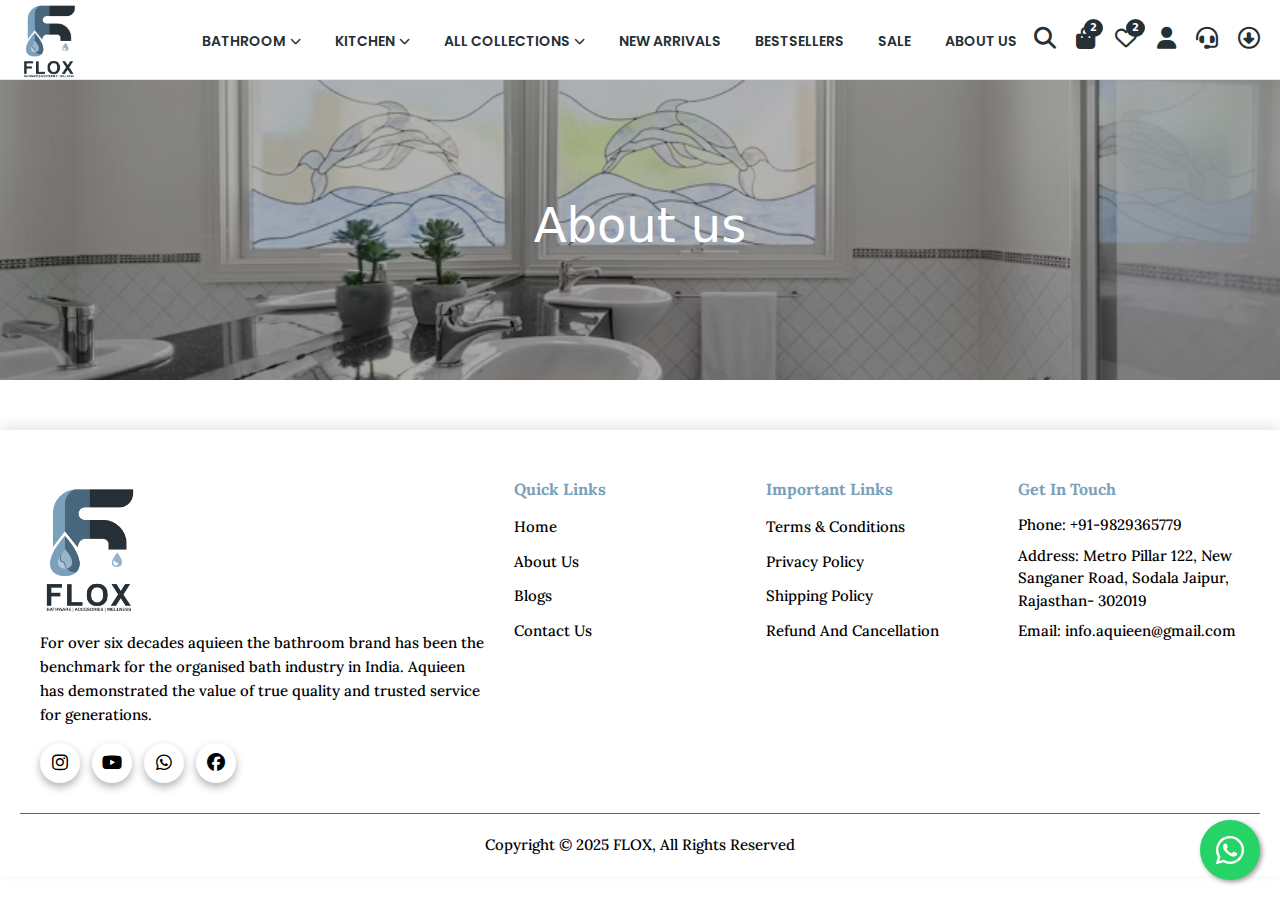
<file: about.html>
<!DOCTYPE html>
<html lang="en">

<head>
    <meta charset="UTF-8">
    <meta name="viewport" content="width=device-width, initial-scale=1.0">
    <title>Flox-AboutUs</title>

    <!-- Bootstrap -->
    <link href="https://cdnjs.cloudflare.com/ajax/libs/bootstrap/5.3.0/css/bootstrap.min.css" rel="stylesheet">
    <!-- Swiper CSS -->
    <link rel="stylesheet" href="https://cdn.jsdelivr.net/npm/swiper@11/swiper-bundle.min.css" />
    <!-- Font Awesome -->
    <link rel="stylesheet" href="https://cdnjs.cloudflare.com/ajax/libs/font-awesome/6.5.0/css/all.min.css">
    <!-- Google Fonts -->
    <link href="https://fonts.googleapis.com/css2?family=Poppins:wght@300;400;500;600;700&display=swap"
        rel="stylesheet">
    <link href="https://fonts.googleapis.com/css2?family=Lora:wght@400;500;600;700&display=swap" rel="stylesheet">
    <!-- Custom css link  -->
    <link rel="stylesheet" href="style.css">
</head>

<body>

    <!-- ====== Header section start ====== -->

   <header>
        <nav class="navbar navbar-expand-lg">
            <div class="container-fluid">
                <!-- Sidebar Toggle -->
                <button class="btn mobile-toggle" onclick="toggleSidebar()"><i class="fas fa-bars"></i></button>

                <!-- Logo -->
                <a class="navbar-brand mx-auto mx-lg-0 py-0" href="index.html">
                    <img src="Assets/logo.png" alt="Aquieen Logo">
                </a>

                <!-- Center Menu (Desktop) -->
                <div class="collapse navbar-collapse desktop-menu">
                    <ul class="navbar-nav ms-auto">
                        <!-- Bathroom Dropdown -->
                        <li class="nav-item dropdown position-static">
                            <a class="nav-link" href="#">Bathroom <i
                                    class="fa-solid fa-chevron-down dropdown-arrow"></i></a>
                            <div class="dropdown-menu">
                                <div class="bathroom-mega">
                                    <!-- Left Categories -->
                                    <div class="bathroom-categories">
                                        <a data-target="basin">Basin Area <i
                                                class="fa-solid fa-chevron-down dropdown-arrow"></i></a>
                                        <a data-target="shower">Shower & Bathing Area <i
                                                class="fa-solid fa-chevron-down dropdown-arrow"></i></a>
                                        <a data-target="toilet">Toilet Area <i
                                                class="fa-solid fa-chevron-down dropdown-arrow"></i></a>
                                        <a data-target="accessories">Accessories <i
                                                class="fa-solid fa-chevron-down dropdown-arrow"></i></a>
                                        <a data-target="others">Other Plumbing Items <i
                                                class="fa-solid fa-chevron-down dropdown-arrow"></i></a>
                                        <a data-target="others">Other Plumbing Items <i
                                                class="fa-solid fa-chevron-down dropdown-arrow"></i></a>
                                    </div>

                                    <!-- Right Content -->
                                    <div class="bathroom-content" id="basin">
                                        <div class="row">
                                            <div class="col-md-3">
                                                <div class="card"><img src="Assets/kitchen1.avif">
                                                    <p>Wash Basins</p>
                                                </div>
                                            </div>
                                            <div class="col-md-3">
                                                <div class="card"><img src="Assets/kitchen1.avif">
                                                    <p>Faucets</p>
                                                </div>
                                            </div>
                                            <div class="col-md-3">
                                                <div class="card"><img src="Assets/kitchen1.avif">
                                                    <p>Wash Basins</p>
                                                </div>
                                            </div>
                                            <div class="col-md-3">
                                                <div class="card"><img src="Assets/kitchen1.avif">
                                                    <p>Faucets</p>
                                                </div>
                                            </div>
                                            <div class="col-md-3">
                                                <div class="card"><img src="Assets/kitchen1.avif">
                                                    <p>Wash Basins</p>
                                                </div>
                                            </div>
                                            <div class="col-md-3">
                                                <div class="card"><img src="Assets/kitchen1.avif">
                                                    <p>Faucets</p>
                                                </div>
                                            </div>


                                        </div>
                                    </div>

                                    <div class="bathroom-content" id="shower">
                                        <div class="row">
                                            <div class="col-md-3">
                                                <div class="card"><img src="Assets/kitchen1.avif">
                                                    <p>Overhead Showers</p>
                                                </div>
                                            </div>
                                            <div class="col-md-3">
                                                <div class="card"><img src="Assets/kitchen1.avif">
                                                    <p>Shower Panels</p>
                                                </div>
                                            </div>

                                            <div class="col-md-3">
                                                <div class="card"><img src="Assets/kitchen1.avif">
                                                    <p>Overhead Showers</p>
                                                </div>
                                            </div>
                                            <div class="col-md-3">
                                                <div class="card"><img src="Assets/kitchen1.avif">
                                                    <p>Shower Panels</p>
                                                </div>
                                            </div>
                                            <div class="col-md-3">
                                                <div class="card"><img src="Assets/kitchen1.avif">
                                                    <p>Overhead Showers</p>
                                                </div>
                                            </div>
                                            <div class="col-md-3">
                                                <div class="card"><img src="Assets/kitchen1.avif">
                                                    <p>Shower Panels</p>
                                                </div>
                                            </div>


                                        </div>
                                    </div>

                                    <div class="bathroom-content" id="toilet">
                                        <div class="row">
                                            <div class="col-md-3">
                                                <div class="card"><img src="Assets/kitchen1.avif">
                                                    <p>Toilet Seats</p>
                                                </div>
                                            </div>
                                            <div class="col-md-3">
                                                <div class="card"><img src="Assets/kitchen1.avif">
                                                    <p>Toilet Seats</p>
                                                </div>
                                            </div>
                                            <div class="col-md-3">
                                                <div class="card"><img src="Assets/kitchen1.avif">
                                                    <p>Toilet Seats</p>
                                                </div>
                                            </div>
                                            <div class="col-md-3">
                                                <div class="card"><img src="Assets/kitchen1.avif">
                                                    <p>Toilet Seats</p>
                                                </div>
                                            </div>
                                            <div class="col-md-3">
                                                <div class="card"><img src="Assets/kitchen1.avif">
                                                    <p>Toilet Seats</p>
                                                </div>
                                            </div>
                                            <div class="col-md-3">
                                                <div class="card"><img src="Assets/kitchen1.avif">
                                                    <p>Toilet Seats</p>
                                                </div>
                                            </div>

                                        </div>
                                    </div>

                                    <div class="bathroom-content" id="accessories">
                                        <div class="row">
                                            <div class="col-md-3">
                                                <div class="card"><img src="Assets/kitchen1.avif">
                                                    <p>Soap Holders</p>
                                                </div>
                                            </div>
                                            <div class="col-md-3">
                                                <div class="card"><img src="Assets/kitchen1.avif">
                                                    <p>Soap Holders</p>
                                                </div>
                                            </div>
                                            <div class="col-md-3">
                                                <div class="card"><img src="Assets/kitchen1.avif">
                                                    <p>Soap Holders</p>
                                                </div>
                                            </div>
                                            <div class="col-md-3">
                                                <div class="card"><img src="Assets/kitchen1.avif">
                                                    <p>Soap Holders</p>
                                                </div>
                                            </div>
                                            <div class="col-md-3">
                                                <div class="card"><img src="Assets/kitchen1.avif">
                                                    <p>Soap Holders</p>
                                                </div>
                                            </div>
                                            <div class="col-md-3">
                                                <div class="card"><img src="Assets/kitchen1.avif">
                                                    <p>Soap Holders</p>
                                                </div>
                                            </div>
                                        </div>
                                    </div>

                                    <div class="bathroom-content" id="others">
                                        <div class="row">
                                            <div class="col-md-3">
                                                <div class="card"><img src="Assets/kitchen1.avif">
                                                    <p>Plumbing Items</p>
                                                </div>
                                            </div>
                                            <div class="col-md-3">
                                                <div class="card"><img src="Assets/kitchen1.avif">
                                                    <p>Plumbing Items</p>
                                                </div>
                                            </div>
                                            <div class="col-md-3">
                                                <div class="card"><img src="Assets/kitchen1.avif">
                                                    <p>Plumbing Items</p>
                                                </div>
                                            </div>
                                            <div class="col-md-3">
                                                <div class="card"><img src="Assets/kitchen1.avif">
                                                    <p>Plumbing Items</p>
                                                </div>
                                            </div>
                                            <div class="col-md-3">
                                                <div class="card"><img src="Assets/kitchen1.avif">
                                                    <p>Plumbing Items</p>
                                                </div>
                                            </div>
                                            <div class="col-md-3">
                                                <div class="card"><img src="Assets/kitchen1.avif">
                                                    <p>Plumbing Items</p>
                                                </div>
                                            </div>
                                            <div class="col-md-3">
                                                <div class="card"><img src="Assets/kitchen1.avif">
                                                    <p>Plumbing Items</p>
                                                </div>
                                            </div>
                                        </div>
                                    </div>

                                </div>
                            </div>
                        </li>

                        <!-- Kitchen Dropdown -->
                        <li class="nav-item dropdown position-static">
                            <a class="nav-link" href="#">Kitchen <i
                                    class="fa-solid fa-chevron-down dropdown-arrow"></i></a>
                            <div class="dropdown-menu custom_dropdown">
                                <div class="container-fluid">
                                    <div class="row text-center">
                                        <div class="col-md-3">
                                           <a href="products.html"> <div class="card border-0"><img src="Assets/kitchen1.avif">
                                                <p>Kitchen Sinks</p>
                                            </div></a>
                                        </div>
                                        <div class="col-md-3">
                                            <a href="products.html"><div class="card border-0"><img src="Assets/kitchen1.avif">
                                                <p>Sink Faucets</p>
                                            </div></a>
                                        </div>
                                        <div class="col-md-3">
                                            <a href="products.html"><div class="card border-0"><img src="Assets/kitchen1.avif">
                                                <p>Kitchen Sinks</p>
                                            </div></a>
                                        </div>
                                        <div class="col-md-3">
                                           <a href="products.html"> <div class="card border-0"><img src="Assets/kitchen1.avif">
                                                <p>Sink Faucets</p>
                                            </div></a>
                                        </div>

                                        <div class="col-md-3">
                                           <a href="products.html"> <div class="card border-0"><img src="Assets/kitchen1.avif">
                                                <p>Kitchen Sinks</p>
                                            </div></a>
                                        </div>
                                        <div class="col-md-3">
                                          <a href="products.html">  <div class="card border-0"><img src="Assets/kitchen1.avif">
                                                <p>Sink Faucets</p>
                                            </div></a>
                                        </div>




                                    </div>
                                </div>
                            </div>
                        </li>

                        <!-- Other Menus -->
                        <li class="nav-item dropdown position-static">
                            <a class="nav-link" href="#">All Collections <i
                                    class="fa-solid fa-chevron-down dropdown-arrow"></i></a>
                            <div class="dropdown-menu custom_dropdown">
                                <div class="container-fluid">
                                    <div class="row text-center">
                                        <div class="col-md-3">
                                            <div class="card border-0"><img src="Assets/kitchen1.avif">
                                                <p>Kitchen Sinks</p>
                                            </div>
                                        </div>
                                        <div class="col-md-3">
                                            <div class="card border-0"><img src="Assets/kitchen1.avif">
                                                <p>Sink Faucets</p>
                                            </div>
                                        </div>

                                        <div class="col-md-3">
                                            <div class="card border-0"><img src="Assets/kitchen1.avif">
                                                <p>Kitchen Sinks</p>
                                            </div>
                                        </div>
                                        <div class="col-md-3">
                                            <div class="card border-0"><img src="Assets/kitchen1.avif">
                                                <p>Sink Faucets</p>
                                            </div>
                                        </div>
                                        <div class="col-md-3">
                                            <div class="card border-0"><img src="Assets/kitchen1.avif">
                                                <p>Kitchen Sinks</p>
                                            </div>
                                        </div>
                                        <div class="col-md-3">
                                            <div class="card border-0"><img src="Assets/kitchen1.avif">
                                                <p>Sink Faucets</p>
                                            </div>
                                        </div>

                                    </div>
                                </div>
                            </div>
                        </li>

                        <li class="nav-item"><a class="nav-link" href="#">New Arrivals</a></li>
                        <li class="nav-item"><a class="nav-link" href="#">Bestsellers</a></li>
                        <li class="nav-item"><a class="nav-link" href="#">Sale</a></li>
                        <li class="nav-item"><a class="nav-link" href="about.html">About Us</a></li>
                    </ul>
                </div>

                <!-- Right Icons -->
                <div class="icons d-flex align-items-center">
                    <div class="icon" data-tooltip="Search">
                        <i class="fas fa-search" onclick="toggleSearch()"></i>
                    </div>
                    <div class="icon cart" data-tooltip="My Cart">
                        <a href="cart.html"><i class="fas fa-shopping-bag bag_icon"></i> <span class="badge">2</span></a>
                    </div>
                    <div class="icon wishlist" data-tooltip="Wishlist">
                        <i class="far fa-heart"></i>
                         <span class="badge">2</span>
                    </div>
                    <div class="icon" data-tooltip="Profile">
                        <i class="fas fa-user"></i>
                    </div>
                    <div class="icon" data-tooltip="Contact Support">
                        <a href="contact.html"><i class="fa-solid fa-headset bag_icon"></i></a>
                    </div>
                    <div class="icon" data-tooltip="Download">
                        <i class="fa-regular fa-circle-down bag_icon"></i>
                    </div>
                </div>

            </div>
        </nav>

        <!-- Mobile Sidebar -->
        <div id="sidebar">
            <div class="sidebar-header d-flex justify-content-between align-items-center">
                <h4>MENU</h4>
                <i class="fas fa-times close-sidebar" onclick="toggleSidebar()"></i>
            </div>

            <div class="sidebar-content">
                <!-- Bathroom Menu -->
                <div class="mobile-dropdown">
                    <a href="#" onclick="openBathroomSidebar()">
                        Bathroom <i class="fa-solid fa-chevron-right"></i>
                    </a>
                </div>

                <!-- Kitchen -->
                <div class="mobile-dropdown">
                    <a href="#" onclick="openKitchenSidebar()">Kitchen <i class="fa-solid fa-chevron-right"></i></a>
                </div>

                <div class="mobile-dropdown">
                    <a href="#" onclick="openKitchenSidebar()">All Collections <i
                            class="fa-solid fa-chevron-right"></i></a>
                </div>
                <!-- Other Menus -->
                <a href="#">New Arrivals</a>
                <a href="#">Bestsellers</a>
                <a href="#">Sale</a>
                <a href="about.html">About Us</a>
                <a href="contact.html"><i class="fa-solid fa-headset me-3"></i> Contact Support</a>
                <a href="#"><i class="fa-regular fa-circle-down me-3"></i> Download Catalog</a>
            </div>
        </div>

        <!-- Kitchen Sidebar -->
        <div id="kitchenSidebar">
            <div class="sidebar-header d-flex justify-content-between align-items-center">
                <div class="d-flex align-items-center">
                    <i class="fas fa-arrow-left" onclick="closeKitchenSidebar()"
                        style="margin-right: 15px; cursor: pointer; color: #fff; font-size: 18px;"></i>
                    <h4>KITCHEN</h4>
                </div>
                <i class="fas fa-times close-sidebar" onclick="closeKitchenSidebar()"></i>
            </div>

            <div class="sidebar-content" style="padding: 20px;">
                <div class="row">
                    <div class="col-6">
                        <div class="card border-0" style="background: transparent;">
                            <img src="Assets/kitchen1.avif" style="width: 100%; margin-bottom: 10px;">
                            <p style="color: #000; font-weight: 600; font-size: 14px; text-align: center;">Kitchen Sinks
                            </p>
                        </div>
                    </div>
                    <div class="col-6">
                        <div class="card border-0" style="background: transparent;">
                            <img src="Assets/kitchen1.avif" style="width: 100%; margin-bottom: 10px;">
                            <p style="color: #000; font-weight: 600; font-size: 14px; text-align: center;">Sink Faucets
                            </p>
                        </div>
                    </div>

                    <div class="col-6">
                        <div class="card border-0" style="background: transparent;">
                            <img src="Assets/kitchen1.avif" style="width: 100%; margin-bottom: 10px;">
                            <p style="color: #000; font-weight: 600; font-size: 14px; text-align: center;">Kitchen Sinks
                            </p>
                        </div>
                    </div>
                    <div class="col-6">
                        <div class="card border-0" style="background: transparent;">
                            <img src="Assets/kitchen1.avif" style="width: 100%; margin-bottom: 10px;">
                            <p style="color: #000; font-weight: 600; font-size: 14px; text-align: center;">Sink Faucets
                            </p>
                        </div>
                    </div>
                    <div class="col-6">
                        <div class="card border-0" style="background: transparent;">
                            <img src="Assets/kitchen1.avif" style="width: 100%; margin-bottom: 10px;">
                            <p style="color: #000; font-weight: 600; font-size: 14px; text-align: center;">Kitchen Sinks
                            </p>
                        </div>
                    </div>
                    <div class="col-6">
                        <div class="card border-0" style="background: transparent;">
                            <img src="Assets/kitchen1.avif" style="width: 100%; margin-bottom: 10px;">
                            <p style="color: #000; font-weight: 600; font-size: 14px; text-align: center;">Sink Faucets
                            </p>
                        </div>
                    </div>
                    <div class="col-6">
                        <div class="card border-0" style="background: transparent;">
                            <img src="Assets/kitchen1.avif" style="width: 100%; margin-bottom: 10px;">
                            <p style="color: #000; font-weight: 600; font-size: 14px; text-align: center;">Sink Faucets
                            </p>
                        </div>
                    </div>
                    <div class="col-6">
                        <div class="card border-0" style="background: transparent;">
                            <img src="Assets/kitchen1.avif" style="width: 100%; margin-bottom: 10px;">
                            <p style="color: #000; font-weight: 600; font-size: 14px; text-align: center;">Sink Faucets
                            </p>
                        </div>
                    </div>

                </div>
            </div>
        </div>

        <!-- Bathroom Sidebar -->
        <div id="bathroomSidebar">
            <div class="sidebar-header d-flex justify-content-between align-items-center">
                <div class="d-flex align-items-center">
                    <i class="fas fa-arrow-left" onclick="closeBathroomSidebar()"
                        style="margin-right: 15px; cursor: pointer; color: #fff; font-size: 18px;"></i>
                    <h4>BATHROOM</h4>
                </div>
                <i class="fas fa-times close-sidebar" onclick="closeBathroomSidebar()"></i>
            </div>

            <div class="sidebar-content">
                <!-- Basin Area -->
                <div class="bathroom-sidebar-category">
                    <a href="#" onclick="toggleBathroomCategory(event, 'basin-cards')">
                        Basin Area <i class="fa-solid fa-chevron-down dropdown-arrow"></i>
                    </a>
                    <div id="basin-cards" class="bathroom-cards-content">
                        <div class="row">
                            <div class="col-6">
                                <div class="card">
                                    <img src="Assets/kitchen1.avif">
                                    <p>Bathroom Combos</p>
                                </div>
                            </div>
                            <div class="col-6">
                                <div class="card">
                                    <img src="Assets/kitchen1.avif">
                                    <p>Bathroom Combos</p>
                                </div>
                            </div>
                            <div class="col-6">
                                <div class="card">
                                    <img src="Assets/kitchen1.avif">
                                    <p>Bathroom Combos</p>
                                </div>
                            </div>
                            <div class="col-6">
                                <div class="card">
                                    <img src="Assets/kitchen1.avif">
                                    <p>Bathroom Combos</p>
                                </div>
                            </div>
                            <div class="col-6">
                                <div class="card">
                                    <img src="Assets/kitchen1.avif">
                                    <p>Bathroom Combos</p>
                                </div>
                            </div>
                            <div class="col-6">
                                <div class="card">
                                    <img src="Assets/kitchen1.avif">
                                    <p>Bathroom Combos</p>
                                </div>
                            </div>
                        </div>
                    </div>
                </div>

                <!-- Other Plumbing Items -->
                <div class="bathroom-sidebar-category">
                    <a href="#" onclick="toggleBathroomCategory(event, 'others-cards')">
                        Other Plumbing Items <i class="fa-solid fa-chevron-down dropdown-arrow"></i>
                    </a>
                    <div id="others-cards" class="bathroom-cards-content">
                        <div class="row">
                            <div class="col-6">
                                <div class="card">
                                    <img src="Assets/kitchen1.avif">
                                    <p>Plumbing Items</p>
                                </div>
                            </div>
                            <div class="col-6">
                                <div class="card">
                                    <img src="Assets/kitchen1.avif">
                                    <p>Plumbing Items</p>
                                </div>
                            </div>
                            <div class="col-6">
                                <div class="card">
                                    <img src="Assets/kitchen1.avif">
                                    <p>Plumbing Items</p>
                                </div>
                            </div>
                            <div class="col-6">
                                <div class="card">
                                    <img src="Assets/kitchen1.avif">
                                    <p>Plumbing Items</p>
                                </div>
                            </div>
                            <div class="col-6">
                                <div class="card">
                                    <img src="Assets/kitchen1.avif">
                                    <p>Plumbing Items</p>
                                </div>
                            </div>
                            <div class="col-6">
                                <div class="card">
                                    <img src="Assets/kitchen1.avif">
                                    <p>Plumbing Items</p>
                                </div>
                            </div>
                            <div class="col-6">
                                <div class="card">
                                    <img src="Assets/kitchen1.avif">
                                    <p>Plumbing Items</p>
                                </div>
                            </div>
                            <div class="col-6">
                                <div class="card">
                                    <img src="Assets/kitchen1.avif">
                                    <p>Plumbing Items</p>
                                </div>
                            </div>
                            <div class="col-6">
                                <div class="card">
                                    <img src="Assets/kitchen1.avif">
                                    <p>Plumbing Items</p>
                                </div>
                            </div>
                            <div class="col-6">
                                <div class="card">
                                    <img src="Assets/kitchen1.avif">
                                    <p>Plumbing Items</p>
                                </div>
                            </div>
                        </div>
                    </div>
                </div>
            </div>
        </div>



        <!-- Mobile Bottom Navigation -->
        <div class="mobile-bottom-nav">
            <a href="#">
                <i class="fas fa-home"></i>
                <span>Home</span>
            </a>
            <a href="#">
                <i class="fas fa-store"></i>
                <span>Shop</span>
            </a>
            <a href="#" class="wishlist">
                <i class="fa fa-heart"></i>
                 <span class="badge">2</span>
                <span>Wishlist</span>
            </a>
            <a href="cart.html" class="cart">
                <i class="fas fa-shopping-bag"></i>
                 <span class="badge">2</span>
                <span>Cart</span>
            </a>
            <a href="#">
                <i class="fas fa-user"></i>
                <span>Account</span>
            </a>
        </div>



        <!-- Search Bar -->
        <div id="searchBar">
            <span class="close-btn" onclick="toggleSearch()">&times;</span>
            <h2>Search Our Site</h2>
            <input id="searchInput" type="text" placeholder="Search..." onkeyup="showSuggestions(this.value)">

            <!-- ✅ Recent Searches -->
            <div class="quick-search">
                <span>Recent Searches:</span>
                <div id="recentSearches"></div>
            </div>

            <!-- 🔥 Suggestions will appear here -->
            <div id="searchSuggestions" class="suggestion-results"></div>
        </div>


    </header>

    <!-- ====== Header section end ====== -->


    <!-- ====== About page start ======  -->

    <section class="about-banner"
        style=" background: url('Assets/about_us_banner.avif') no-repeat center center/cover;">
        <h1>About us</h1>
    </section>







    
    <!-- ====== About page end ======  -->













    <!-- ====== Footer section start ====== -->

    <footer>
        <div class="footer-container">

            <!-- Logo + About -->
            <div class="footer-logo">
                <img src="Assets/logo.png" alt="Aquieen Logo">
                <p>
                    For over six decades aquieen the bathroom brand has been the benchmark
                    for the organised bath industry in India. Aquieen has demonstrated
                    the value of true quality and trusted service for generations.
                </p>
                <div class="social-icons">
                    <a href="#"><i class="fab fa-instagram"></i></a>
                    <a href="#"><i class="fab fa-youtube"></i></a>
                    <a href="#"><i class="fab fa-whatsapp"></i></a>
                    <a href="#"><i class="fab fa-facebook"></i></a>
                </div>
            </div>

            <!-- Quick Links -->
            <div class="footer-links">
                <h3>Quick Links</h3>
                <ul>
                    <li><a href="index.html">Home</a></li>
                    <li><a href="about.html">About Us</a></li>
                    <li><a href="#">Blogs</a></li>
                    <li><a href="#">Contact Us</a></li>
                </ul>
            </div>

            <!-- Important Links -->
            <div class="footer-links">
                <h3>Important Links</h3>
                <ul>
                    <li><a href="#">Terms & Conditions</a></li>
                    <li><a href="#">Privacy Policy</a></li>
                    <li><a href="#">Shipping Policy</a></li>
                    <li><a href="#">Refund And Cancellation</a></li>
                </ul>
            </div>

            <!-- Get In Touch -->
            <div class="footer-contact">
                <h3>Get In Touch</h3>
                <p>Phone: <a href="tel:+919829365779">+91-9829365779</a></p>
                <p>Address: Metro Pillar 122, New Sanganer Road, Sodala Jaipur, Rajasthan- 302019</p>
                <p>Email: <a href="mailto:info.aquieen@gmail.com">info.aquieen@gmail.com</a></p>
            </div>

        </div>

        <!-- Bottom -->
        <div class="footer-bottom">
            Copyright © 2025 FLOX, All Rights Reserved
        </div>
    </footer>

    <!-- ====== Footer section end ====== -->




    <!-- WhatsApp Floating Button -->

    <a href="https://wa.me/917734981050" class="whatsapp-float" target="_blank">
        <i class="fab fa-whatsapp"></i>
    </a>



    <!-- Bootstrap -->
    <script src="https://cdnjs.cloudflare.com/ajax/libs/bootstrap/5.3.0/js/bootstrap.bundle.min.js"></script>
    <!-- Swiper JS -->
    <script src="https://cdn.jsdelivr.net/npm/swiper@11/swiper-bundle.min.js"></script>
    <script src="main.js"></script>
</body>

</html>
</file>
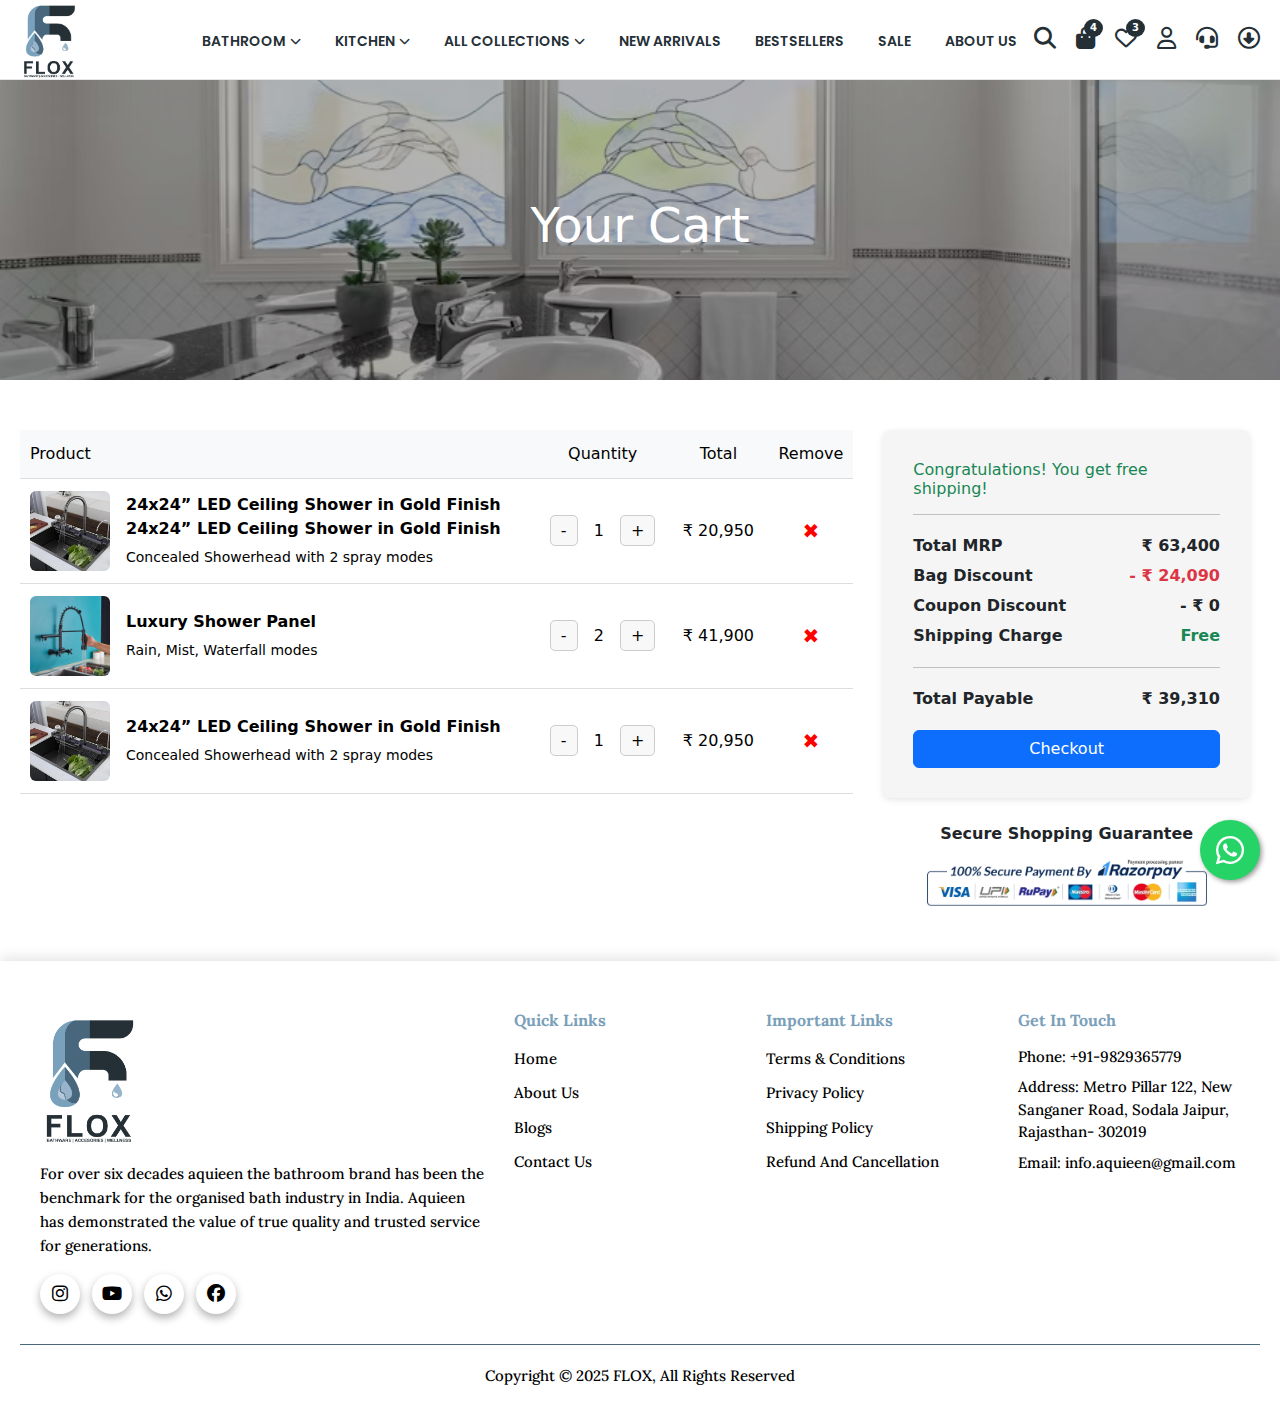
<file: cart.html>
<!DOCTYPE html>
<html lang="en">

<head>
    <meta charset="UTF-8">
    <meta name="viewport" content="width=device-width, initial-scale=1.0">
    <title>Flox-Cart</title>

    <!-- Bootstrap -->
    <link href="https://cdnjs.cloudflare.com/ajax/libs/bootstrap/5.3.0/css/bootstrap.min.css" rel="stylesheet">
    <!-- Swiper CSS -->
    <link rel="stylesheet" href="https://cdn.jsdelivr.net/npm/swiper@11/swiper-bundle.min.css" />
    <!-- Font Awesome -->
    <link rel="stylesheet" href="https://cdnjs.cloudflare.com/ajax/libs/font-awesome/6.5.0/css/all.min.css">
    <!-- Google Fonts -->
    <link href="https://fonts.googleapis.com/css2?family=Poppins:wght@300;400;500;600;700&display=swap"
        rel="stylesheet">
    <link href="https://fonts.googleapis.com/css2?family=Lora:wght@400;500;600;700&display=swap" rel="stylesheet">
    <!-- Custom css link  -->
    <link rel="stylesheet" href="style.css">
</head>

<body>

    <!-- ====== Header section start ====== -->

   <header>
        <nav class="navbar navbar-expand-lg">
            <div class="container-fluid">
                <!-- Sidebar Toggle -->
                <button class="btn mobile-toggle" onclick="toggleSidebar()"><i class="fas fa-bars"></i></button>

                <!-- Logo -->
                <a class="navbar-brand mx-auto mx-lg-0 py-0" href="index.html">
                    <img src="Assets/logo.png" alt="Flox Logo">
                </a>

                <!-- Center Menu (Desktop) -->
                <div class="collapse navbar-collapse desktop-menu">
                    <ul class="navbar-nav ms-auto">
                        <!-- Bathroom Dropdown -->
                        <li class="nav-item dropdown position-static">
                            <a class="nav-link" href="#">Bathroom <i
                                    class="fa-solid fa-chevron-down dropdown-arrow"></i></a>
                            <div class="dropdown-menu">
                                <div class="bathroom-mega">
                                    <!-- Left Categories -->
                                    <div class="bathroom-categories">
                                        <a data-target="basin">Basin Area <i
                                                class="fa-solid fa-chevron-down dropdown-arrow"></i></a>
                                        <a data-target="shower">Shower & Bathing Area <i
                                                class="fa-solid fa-chevron-down dropdown-arrow"></i></a>
                                        <a data-target="toilet">Toilet Area <i
                                                class="fa-solid fa-chevron-down dropdown-arrow"></i></a>
                                        <a data-target="accessories">Accessories <i
                                                class="fa-solid fa-chevron-down dropdown-arrow"></i></a>
                                        <a data-target="others">Other Plumbing Items <i
                                                class="fa-solid fa-chevron-down dropdown-arrow"></i></a>
                                        <a data-target="others">Other Plumbing Items <i
                                                class="fa-solid fa-chevron-down dropdown-arrow"></i></a>
                                    </div>

                                    <!-- Right Content -->
                                    <div class="bathroom-content" id="basin">
                                        <div class="row">
                                            <div class="col-md-3">
                                                <div class="card"><img src="Assets/kitchen1.avif">
                                                    <p>Wash Basins</p>
                                                </div>
                                            </div>
                                            <div class="col-md-3">
                                                <div class="card"><img src="Assets/kitchen1.avif">
                                                    <p>Faucets</p>
                                                </div>
                                            </div>


                                        </div>
                                    </div>

                                    <div class="bathroom-content" id="shower">
                                        <div class="row">
                                            <div class="col-md-3">
                                                <div class="card"><img src="Assets/kitchen1.avif">
                                                    <p>Overhead Showers</p>
                                                </div>
                                            </div>
                                            <div class="col-md-3">
                                                <div class="card"><img src="Assets/kitchen1.avif">
                                                    <p>Shower Panels</p>
                                                </div>
                                            </div>




                                        </div>
                                    </div>

                                    <div class="bathroom-content" id="toilet">
                                        <div class="row">
                                            <div class="col-md-3">
                                                <div class="card"><img src="Assets/kitchen1.avif">
                                                    <p>Toilet Seats</p>
                                                </div>
                                            </div>
                                            <div class="col-md-3">
                                                <div class="card"><img src="Assets/kitchen1.avif">
                                                    <p>Toilet Seats</p>
                                                </div>
                                            </div>


                                        </div>
                                    </div>

                                    <div class="bathroom-content" id="accessories">
                                        <div class="row">
                                            <div class="col-md-3">
                                                <div class="card"><img src="Assets/kitchen1.avif">
                                                    <p>Soap Holders</p>
                                                </div>
                                            </div>
                                            <div class="col-md-3">
                                                <div class="card"><img src="Assets/kitchen1.avif">
                                                    <p>Soap Holders</p>
                                                </div>
                                            </div>

                                        </div>
                                    </div>

                                    <div class="bathroom-content" id="others">
                                        <div class="row">
                                            <div class="col-md-3">
                                                <div class="card"><img src="Assets/kitchen1.avif">
                                                    <p>Plumbing Items</p>
                                                </div>
                                            </div>
                                            <div class="col-md-3">
                                                <div class="card"><img src="Assets/kitchen1.avif">
                                                    <p>Plumbing Items</p>
                                                </div>
                                            </div>

                                        </div>
                                    </div>

                                </div>
                            </div>
                        </li>

                        <!-- Kitchen Dropdown -->
                        <li class="nav-item dropdown position-static">
                            <a class="nav-link" href="#">Kitchen <i
                                    class="fa-solid fa-chevron-down dropdown-arrow"></i></a>
                            <div class="dropdown-menu custom_dropdown">
                                <div class="container-fluid">
                                    <div class="row text-center">
                                        <div class="col-md-3">
                                            <a href="products.html">
                                                <div class="card border-0"><img src="Assets/kitchen1.avif">
                                                    <p>Kitchen Sinks</p>
                                                </div>
                                            </a>
                                        </div>
                                        <div class="col-md-3">
                                            <a href="products.html">
                                                <div class="card border-0"><img src="Assets/kitchen1.avif">
                                                    <p>Sink Faucets</p>
                                                </div>
                                            </a>
                                        </div>







                                    </div>
                                </div>
                            </div>
                        </li>

                        <!-- Other Menus -->
                        <li class="nav-item dropdown position-static">
                            <a class="nav-link" href="#">All Collections <i
                                    class="fa-solid fa-chevron-down dropdown-arrow"></i></a>
                            <div class="dropdown-menu custom_dropdown">
                                <div class="container-fluid">
                                    <div class="row text-center">
                                        <div class="col-md-3">
                                            <div class="card border-0"><img src="Assets/kitchen1.avif">
                                                <p>Kitchen Sinks</p>
                                            </div>
                                        </div>
                                        <div class="col-md-3">
                                            <div class="card border-0"><img src="Assets/kitchen1.avif">
                                                <p>Sink Faucets</p>
                                            </div>
                                        </div>



                                    </div>
                                </div>
                            </div>
                        </li>

                        <li class="nav-item"><a class="nav-link" href="#">New Arrivals</a></li>
                        <li class="nav-item"><a class="nav-link" href="#">Bestsellers</a></li>
                        <li class="nav-item"><a class="nav-link" href="#">Sale</a></li>
                        <li class="nav-item"><a class="nav-link" href="about.html">About Us</a></li>
                    </ul>
                </div>

                <!-- Right Icons -->
                <div class="icons d-flex align-items-center">
                    <div class="icon" data-tooltip="Search">
                        <i class="fas fa-search" onclick="toggleSearch()"></i>
                    </div>
                    <div class="icon cart" data-tooltip="My Cart">
                        <a href="cart.html"><i class="fas fa-shopping-bag bag_icon"></i> <span
                                class="badge">4</span></a>
                    </div>
                    <div class="icon wishlist" data-tooltip="Wishlist">
                        <a href="wishlist.html"> <i class="far fa-heart"></i>
                            <span class="badge">3</span></a>
                    </div>
                    <div class="icon" data-tooltip="Login">
                        <a href="login.html"> <i class="fa-regular fa-user"></i></a>
                    </div>
                    <div class="icon" data-tooltip="Contact Support">
                        <a href="contact.html"><i class="fa-solid fa-headset bag_icon"></i></a>
                    </div>
                    <div class="icon" data-tooltip="Download">
                        <i class="fa-regular fa-circle-down bag_icon"></i>
                    </div>
                </div>

            </div>
        </nav>

        <!-- Mobile Sidebar -->
        <div id="sidebar">
            <div class="sidebar-header d-flex justify-content-between align-items-center">
                <h4>MENU</h4>
                <i class="fas fa-times close-sidebar" onclick="toggleSidebar()"></i>
            </div>

            <div class="sidebar-content">
                <!-- Bathroom Menu -->
                <div class="mobile-dropdown">
                    <a href="#" onclick="openBathroomSidebar()">
                        Bathroom <i class="fa-solid fa-chevron-right"></i>
                    </a>
                </div>

                <!-- Kitchen -->
                <div class="mobile-dropdown">
                    <a href="#" onclick="openKitchenSidebar()">Kitchen <i class="fa-solid fa-chevron-right"></i></a>
                </div>

                <div class="mobile-dropdown">
                    <a href="#" onclick="openKitchenSidebar()">All Collections <i
                            class="fa-solid fa-chevron-right"></i></a>
                </div>
                <!-- Other Menus -->
                <a href="#">New Arrivals</a>
                <a href="#">Bestsellers</a>
                <a href="#">Sale</a>
                <a href="about.html">About Us</a>
                <a href="contact.html"><i class="fa-solid fa-headset me-3"></i> Contact Support</a>
                <a href="#"><i class="fa-regular fa-circle-down me-3"></i> Download Catalog</a>
            </div>
        </div>

        <!-- Kitchen Sidebar -->
        <div id="kitchenSidebar">
            <div class="sidebar-header d-flex justify-content-between align-items-center">
                <div class="d-flex align-items-center">
                    <i class="fas fa-arrow-left" onclick="closeKitchenSidebar()"
                        style="margin-right: 15px; cursor: pointer; color: #fff; font-size: 18px;"></i>
                    <h4>KITCHEN</h4>
                </div>
                <i class="fas fa-times close-sidebar" onclick="closeKitchenSidebar()"></i>
            </div>

            <div class="sidebar-content" style="padding: 20px;">
                <div class="row">
                    <div class="col-6">
                        <div class="card border-0" style="background: transparent;">
                            <a href="products.html"><img src="Assets/kitchen1.avif"
                                    style="width: 100%; margin-bottom: 10px;">
                                <p style="color: #000; font-weight: 600; font-size: 14px; text-align: center;">Kitchen
                                    Sinks
                                </p>
                            </a>
                        </div>
                    </div>
                    <div class="col-6">
                        <div class="card border-0" style="background: transparent;">
                            <a href="products.html"><img src="Assets/kitchen1.avif"
                                    style="width: 100%; margin-bottom: 10px;">
                                <p style="color: #000; font-weight: 600; font-size: 14px; text-align: center;">Kitchen
                                    Sinks
                                </p>
                            </a>
                        </div>
                    </div>



                </div>
            </div>
        </div>

        <!-- Bathroom Sidebar -->
        <div id="bathroomSidebar">
            <div class="sidebar-header d-flex justify-content-between align-items-center">
                <div class="d-flex align-items-center">
                    <i class="fas fa-arrow-left" onclick="closeBathroomSidebar()"
                        style="margin-right: 15px; cursor: pointer; color: #fff; font-size: 18px;"></i>
                    <h4>BATHROOM</h4>
                </div>
                <i class="fas fa-times close-sidebar" onclick="closeBathroomSidebar()"></i>
            </div>

            <div class="sidebar-content">
                <!-- Basin Area -->
                <div class="bathroom-sidebar-category">
                    <a href="#" onclick="toggleBathroomCategory(event, 'basin-cards')">
                        Basin Area <i class="fa-solid fa-chevron-down dropdown-arrow"></i>
                    </a>
                    <div id="basin-cards" class="bathroom-cards-content">
                        <div class="row">
                            <div class="col-6">
                                <div class="card">
                                    <img src="Assets/kitchen1.avif">
                                    <p>Bathroom Combos</p>
                                </div>
                            </div>
                            <div class="col-6">
                                <div class="card">
                                    <img src="Assets/kitchen1.avif">
                                    <p>Bathroom Combos</p>
                                </div>
                            </div>

                        </div>
                    </div>
                </div>

                <!-- Other Plumbing Items -->
                <div class="bathroom-sidebar-category">
                    <a href="#" onclick="toggleBathroomCategory(event, 'others-cards')">
                        Other Plumbing Items <i class="fa-solid fa-chevron-down dropdown-arrow"></i>
                    </a>
                    <div id="others-cards" class="bathroom-cards-content">
                        <div class="row">
                            <div class="col-6">
                                <div class="card">
                                    <img src="Assets/kitchen1.avif">
                                    <p>Plumbing Items</p>
                                </div>
                            </div>
                            <div class="col-6">
                                <div class="card">
                                    <img src="Assets/kitchen1.avif">
                                    <p>Plumbing Items</p>
                                </div>
                            </div>

                        </div>
                    </div>
                </div>
            </div>
        </div>



        <!-- Mobile Bottom Navigation -->
        <div class="mobile-bottom-nav">
            <a href="index.html" data-nav="home" class="active">
                <i class="fas fa-home"></i>
                <span>Home</span>
            </a>
            <a href="products.html" data-nav="shop">
                <i class="fas fa-store"></i>
                <span>Shop</span>
            </a>
            <a href="wishlist.html" data-nav="wishlist" class="wishlist">
                <i class="fa fa-heart"></i>
                <span class="badge">4</span>
                <span>Wishlist</span>
            </a>
            <a href="cart.html" data-nav="cart" class="cart active">
                <i class="fas fa-shopping-bag"></i>
                <span class="badge">3</span>
                <span>Cart</span>
            </a>
            <a href="login.html" data-nav="account">
                <i class="fas fa-user"></i>
                <span>Account</span>
            </a>
        </div>

        <!-- Search Bar -->
        <div id="searchBar">
            <span class="close-btn" onclick="toggleSearch()">&times;</span>
            <h2>Search Our Site</h2>
            <input id="searchInput" type="text" placeholder="Search..." onkeyup="showSuggestions(this.value)">

            <!-- ✅ Recent Searches -->
            <div class="quick-search">
                <span>Recent Searches:</span>
                <div id="recentSearches"></div>
            </div>

            <!-- 🔥 Suggestions will appear here -->
            <div id="searchSuggestions" class="suggestion-results"></div>
        </div>


    </header>

    <!-- ====== Header section end ====== -->


    <!-- ====== cart page start ======  -->

    <section class="about-banner"
        style=" background: url('Assets/about_us_banner.avif') no-repeat center center/cover;">
        <h1>Your Cart</h1>
    </section>


    <section class="cart_section">
        <div class="row g-0">

            <!-- LEFT SIDE: Cart Table -->
            <div class="col-lg-8 sticky-left">
                <div class="table-responsive">
                    <table class="table cart-table align-middle">
                        <thead class="table-light">
                            <tr>
                                <th>Product</th>
                                <th class="text-center">Quantity</th>
                                <th class="text-center">Total</th>
                                <th class="text-center">Remove</th>
                            </tr>
                        </thead>
                        <tbody id="cart-body">
                            <tr>
                                <td class="d-flex align-items-center">
                                    <img src="Assets/kitchen1.avif" class="me-3" alt="product">
                                    <div>
                                        <p class="mb-1 fw-semibold">24x24” LED Ceiling Shower in Gold Finish 24x24” LED Ceiling Shower in Gold Finish </p>
                                        <small>Concealed Showerhead with 2 spray modes</small>
                                    </div>
                                </td>
                                <td class="text-center">
                                    <span class="quantity-btn" onclick="changeQuantity(this, -1)">-</span>
                                    <span class="mx-2 qty">1</span>
                                    <span class="quantity-btn" onclick="changeQuantity(this, 1)">+</span>
                                </td>
                                <td class="item-total text-center">₹ 20,950</td>
                                <td class="text-center"><span class="delete-btn"
                                        onclick="removeItem(this)">&#10006;</span></td>
                            </tr>
                            <tr>
                                <td class="d-flex align-items-center">
                                    <img src="Assets/kitchen2.webp" class="me-3" alt="product">
                                    <div>
                                        <p class="mb-1 fw-semibold">Luxury Shower Panel</p>
                                        <small>Rain, Mist, Waterfall modes</small>
                                    </div>
                                </td>
                                <td class="text-center">
                                    <span class="quantity-btn" onclick="changeQuantity(this, -1)">-</span>
                                    <span class="mx-2 qty">2</span>
                                    <span class="quantity-btn" onclick="changeQuantity(this, 1)">+</span>
                                </td>
                                <td class="item-total text-center">₹ 41,900</td>
                                <td class="text-center"><span class="delete-btn"
                                        onclick="removeItem(this)">&#10006;</span></td>
                            </tr>
                             <tr>
                                <td class="d-flex align-items-center">
                                    <img src="Assets/kitchen1.avif" class="me-3" alt="product">
                                    <div>
                                        <p class="mb-1 fw-semibold">24x24” LED Ceiling Shower in Gold Finish</p>
                                        <small>Concealed Showerhead with 2 spray modes</small>
                                    </div>
                                </td>
                                <td class="text-center">
                                    <span class="quantity-btn" onclick="changeQuantity(this, -1)">-</span>
                                    <span class="mx-2 qty">1</span>
                                    <span class="quantity-btn" onclick="changeQuantity(this, 1)">+</span>
                                </td>
                                <td class="item-total text-center">₹ 20,950</td>
                                <td class="text-center"><span class="delete-btn"
                                        onclick="removeItem(this)">&#10006;</span></td>
                            </tr>
                        </tbody>
                    </table>
                </div>
            </div>

            <!-- RIGHT SIDE: Summary -->
            <div class="col-lg-4">
                <div class="summary-box Price_total">
                    <h6 class="text-success">Congratulations! You get free shipping!</h6>

                    <hr>
                    <div class="d-flex justify-content-between">
                        <span>Total MRP</span><span class="fw-bold">₹ 63,400</span>
                    </div>
                    <div class="d-flex justify-content-between">
                        <span>Bag Discount</span><span class="text-danger">- ₹ 24,090</span>
                    </div>
                    <div class="d-flex justify-content-between">
                        <span>Coupon Discount</span><span>- ₹ 0</span>
                    </div>
                    <div class="d-flex justify-content-between">
                        <span>Shipping Charge</span><span class="text-success">Free</span>
                    </div>
                    <hr>
                    <div class="d-flex justify-content-between">
                        <span>Total Payable</span><span>₹ 39,310</span>
                    </div>

                   <a href="checkout.html"> <button class="btn btn-primary w-100 mt-3">Checkout</button></a>

                    
                </div>
                
                <!-- Secure Shopping Guarantee -->
                    <div class="mt-4 text-center secure_payment">
                        <p class="mb-2">Secure Shopping Guarantee</p>
                        <img src="Assets/Secure_Payment.avif" alt="Secure Payments" class="img-fluid">
                    </div>
            </div>
        </div>
    </section>


    <!-- ====== cart page end ======  -->




    <!-- ====== Footer section start ====== -->

    <footer>
        <div class="footer-container">

            <!-- Logo + About -->
            <div class="footer-logo">
                <img src="Assets/logo.png" alt="Aquieen Logo">
                <p>
                    For over six decades aquieen the bathroom brand has been the benchmark
                    for the organised bath industry in India. Aquieen has demonstrated
                    the value of true quality and trusted service for generations.
                </p>
                <div class="social-icons">
                    <a href="#"><i class="fab fa-instagram"></i></a>
                    <a href="#"><i class="fab fa-youtube"></i></a>
                    <a href="#"><i class="fab fa-whatsapp"></i></a>
                    <a href="#"><i class="fab fa-facebook"></i></a>
                </div>
            </div>

            <!-- Quick Links -->
            <div class="footer-links">
                <h3>Quick Links</h3>
                <ul>
                    <li><a href="index.html">Home</a></li>
                    <li><a href="about.html">About Us</a></li>
                    <li><a href="#">Blogs</a></li>
                    <li><a href="#">Contact Us</a></li>
                </ul>
            </div>

            <!-- Important Links -->
            <div class="footer-links">
                <h3>Important Links</h3>
                <ul>
                    <li><a href="#">Terms & Conditions</a></li>
                    <li><a href="#">Privacy Policy</a></li>
                    <li><a href="#">Shipping Policy</a></li>
                    <li><a href="#">Refund And Cancellation</a></li>
                </ul>
            </div>

            <!-- Get In Touch -->
            <div class="footer-contact">
                <h3>Get In Touch</h3>
                <p>Phone: <a href="tel:+919829365779">+91-9829365779</a></p>
                <p>Address: Metro Pillar 122, New Sanganer Road, Sodala Jaipur, Rajasthan- 302019</p>
                <p>Email: <a href="mailto:info.aquieen@gmail.com">info.aquieen@gmail.com</a></p>
            </div>

        </div>

        <!-- Bottom -->
        <div class="footer-bottom">
            Copyright © 2025 FLOX, All Rights Reserved
        </div>
    </footer>

    <!-- ====== Footer section end ====== -->




    <!-- WhatsApp Floating Button -->

    <a href="https://wa.me/917734981050" class="whatsapp-float" target="_blank">
        <i class="fab fa-whatsapp"></i>
    </a>



    <!-- Bootstrap -->
    <script src="https://cdnjs.cloudflare.com/ajax/libs/bootstrap/5.3.0/js/bootstrap.bundle.min.js"></script>
    <!-- Swiper JS -->
    <script src="https://cdn.jsdelivr.net/npm/swiper@11/swiper-bundle.min.js"></script>
    <script src="main.js"></script>
</body>

</html>
</file>
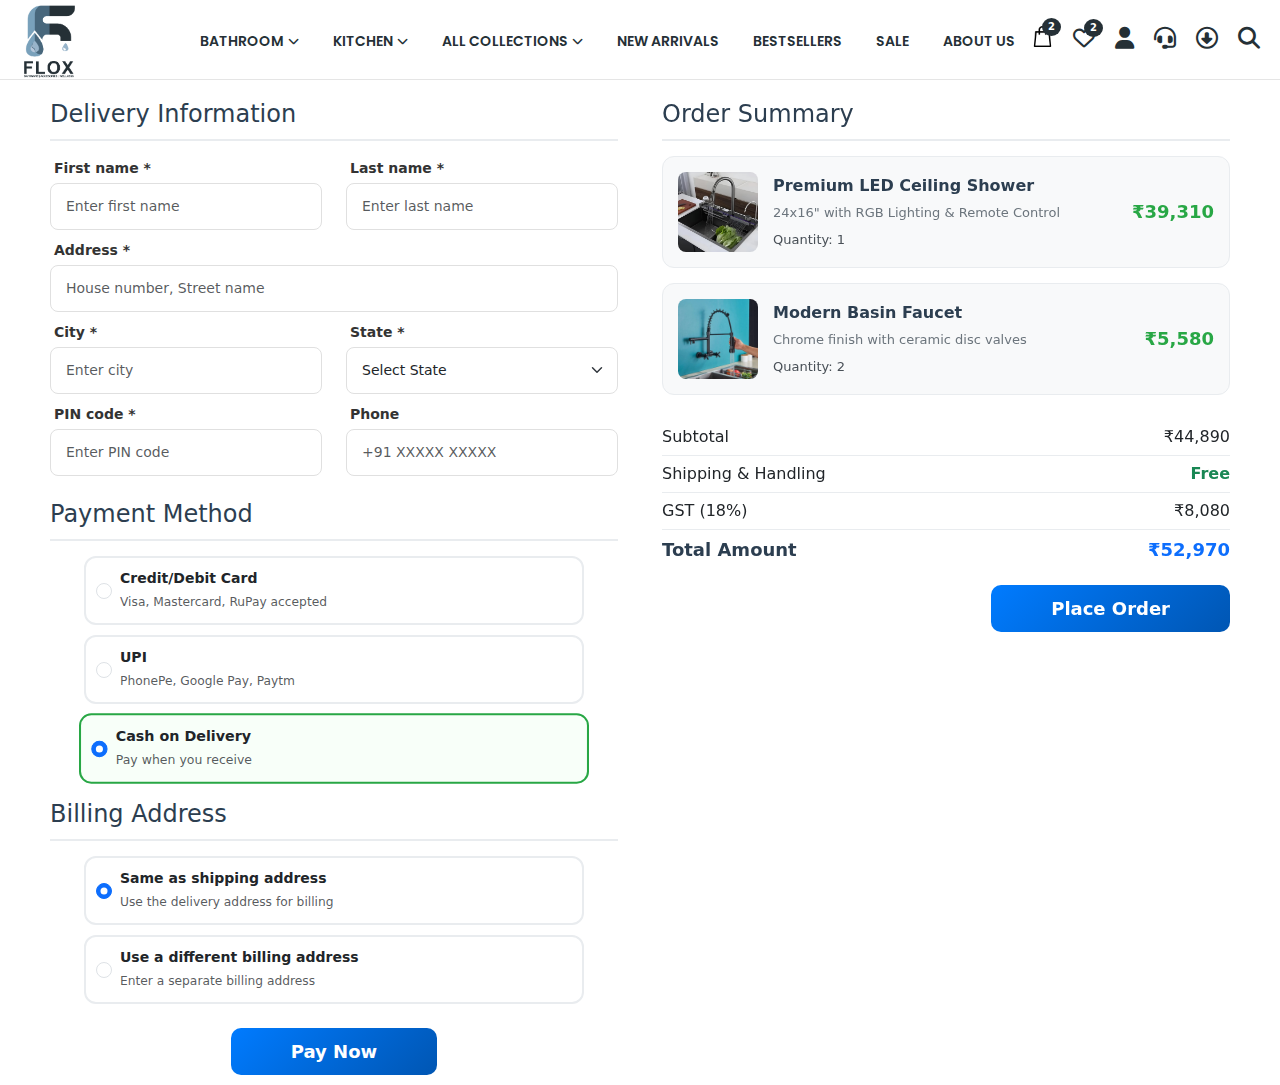
<file: checkout.html>
<!DOCTYPE html>
<html lang="en">

<head>
    <meta charset="UTF-8">
    <meta name="viewport" content="width=device-width, initial-scale=1.0">
    <title>Flox-Checkout</title>

    <!-- Bootstrap -->
    <link href="https://cdnjs.cloudflare.com/ajax/libs/bootstrap/5.3.0/css/bootstrap.min.css" rel="stylesheet">
    <!-- Swiper CSS -->
    <link rel="stylesheet" href="https://cdn.jsdelivr.net/npm/swiper@11/swiper-bundle.min.css" />
    <!-- Font Awesome -->
    <link rel="stylesheet" href="https://cdnjs.cloudflare.com/ajax/libs/font-awesome/6.5.0/css/all.min.css">
    <!-- Google Fonts -->
    <link href="https://fonts.googleapis.com/css2?family=Poppins:wght@300;400;500;600;700&display=swap"
        rel="stylesheet">
    <link href="https://fonts.googleapis.com/css2?family=Lora:wght@400;500;600;700&display=swap" rel="stylesheet">
    <!-- Custom css link  -->
    <link rel="stylesheet" href="style.css">
</head>

<body>

    <!-- ====== Header section start ====== -->

    <header>
        <nav class="navbar navbar-expand-lg">
            <div class="container-fluid">
                <!-- Sidebar Toggle -->
                <button class="btn mobile-toggle" onclick="toggleSidebar()"><i class="fas fa-bars"></i></button>

                <!-- Logo -->
                <a class="navbar-brand mx-auto mx-lg-0 py-0" href="index.html">
                    <img src="Assets/logo.png" alt="Aquieen Logo">
                </a>

                <!-- Center Menu (Desktop) -->
                <div class="collapse navbar-collapse desktop-menu">
                    <ul class="navbar-nav ms-auto">
                        <!-- Bathroom Dropdown -->
                        <li class="nav-item dropdown position-static">
                            <a class="nav-link" href="#">Bathroom <i
                                    class="fa-solid fa-chevron-down dropdown-arrow"></i></a>
                            <div class="dropdown-menu">
                                <div class="bathroom-mega">
                                    <!-- Left Categories -->
                                    <div class="bathroom-categories">
                                        <a data-target="basin">Basin Area <i
                                                class="fa-solid fa-chevron-down dropdown-arrow"></i></a>
                                        <a data-target="shower">Shower & Bathing Area <i
                                                class="fa-solid fa-chevron-down dropdown-arrow"></i></a>
                                        <a data-target="toilet">Toilet Area <i
                                                class="fa-solid fa-chevron-down dropdown-arrow"></i></a>
                                        <a data-target="accessories">Accessories <i
                                                class="fa-solid fa-chevron-down dropdown-arrow"></i></a>
                                        <a data-target="others">Other Plumbing Items <i
                                                class="fa-solid fa-chevron-down dropdown-arrow"></i></a>
                                        <a data-target="others">Other Plumbing Items <i
                                                class="fa-solid fa-chevron-down dropdown-arrow"></i></a>
                                    </div>

                                    <!-- Right Content -->
                                    <div class="bathroom-content" id="basin">
                                        <div class="row">
                                            <div class="col-md-3">
                                                <div class="card"><img src="Assets/kitchen1.avif">
                                                    <p>Wash Basins</p>
                                                </div>
                                            </div>
                                            <div class="col-md-3">
                                                <div class="card"><img src="Assets/kitchen1.avif">
                                                    <p>Faucets</p>
                                                </div>
                                            </div>


                                        </div>
                                    </div>

                                    <div class="bathroom-content" id="shower">
                                        <div class="row">
                                            <div class="col-md-3">
                                                <div class="card"><img src="Assets/kitchen1.avif">
                                                    <p>Overhead Showers</p>
                                                </div>
                                            </div>
                                            <div class="col-md-3">
                                                <div class="card"><img src="Assets/kitchen1.avif">
                                                    <p>Shower Panels</p>
                                                </div>
                                            </div>




                                        </div>
                                    </div>

                                    <div class="bathroom-content" id="toilet">
                                        <div class="row">
                                            <div class="col-md-3">
                                                <div class="card"><img src="Assets/kitchen1.avif">
                                                    <p>Toilet Seats</p>
                                                </div>
                                            </div>
                                            <div class="col-md-3">
                                                <div class="card"><img src="Assets/kitchen1.avif">
                                                    <p>Toilet Seats</p>
                                                </div>
                                            </div>


                                        </div>
                                    </div>

                                    <div class="bathroom-content" id="accessories">
                                        <div class="row">
                                            <div class="col-md-3">
                                                <div class="card"><img src="Assets/kitchen1.avif">
                                                    <p>Soap Holders</p>
                                                </div>
                                            </div>
                                            <div class="col-md-3">
                                                <div class="card"><img src="Assets/kitchen1.avif">
                                                    <p>Soap Holders</p>
                                                </div>
                                            </div>

                                        </div>
                                    </div>

                                    <div class="bathroom-content" id="others">
                                        <div class="row">
                                            <div class="col-md-3">
                                                <div class="card"><img src="Assets/kitchen1.avif">
                                                    <p>Plumbing Items</p>
                                                </div>
                                            </div>
                                            <div class="col-md-3">
                                                <div class="card"><img src="Assets/kitchen1.avif">
                                                    <p>Plumbing Items</p>
                                                </div>
                                            </div>

                                        </div>
                                    </div>

                                </div>
                            </div>
                        </li>

                        <!-- Kitchen Dropdown -->
                        <li class="nav-item dropdown position-static">
                            <a class="nav-link" href="#">Kitchen <i
                                    class="fa-solid fa-chevron-down dropdown-arrow"></i></a>
                            <div class="dropdown-menu custom_dropdown">
                                <div class="container-fluid">
                                    <div class="row text-center">
                                        <div class="col-md-3">
                                            <a href="products.html">
                                                <div class="card border-0"><img src="Assets/kitchen1.avif">
                                                    <p>Kitchen Sinks</p>
                                                </div>
                                            </a>
                                        </div>
                                        <div class="col-md-3">
                                            <a href="products.html">
                                                <div class="card border-0"><img src="Assets/kitchen1.avif">
                                                    <p>Sink Faucets</p>
                                                </div>
                                            </a>
                                        </div>







                                    </div>
                                </div>
                            </div>
                        </li>

                        <!-- Other Menus -->
                        <li class="nav-item dropdown position-static">
                            <a class="nav-link" href="#">All Collections <i
                                    class="fa-solid fa-chevron-down dropdown-arrow"></i></a>
                            <div class="dropdown-menu custom_dropdown">
                                <div class="container-fluid">
                                    <div class="row text-center">
                                        <div class="col-md-3">
                                            <div class="card border-0"><img src="Assets/kitchen1.avif">
                                                <p>Kitchen Sinks</p>
                                            </div>
                                        </div>
                                        <div class="col-md-3">
                                            <div class="card border-0"><img src="Assets/kitchen1.avif">
                                                <p>Sink Faucets</p>
                                            </div>
                                        </div>



                                    </div>
                                </div>
                            </div>
                        </li>

                        <li class="nav-item"><a class="nav-link" href="#">New Arrivals</a></li>
                        <li class="nav-item"><a class="nav-link" href="#">Bestsellers</a></li>
                        <li class="nav-item"><a class="nav-link" href="#">Sale</a></li>
                        <li class="nav-item"><a class="nav-link" href="about.html">About Us</a></li>
                    </ul>
                </div>

                <!-- Right Icons -->
                <div class="icons d-flex align-items-center">

                    <div class="icon cart" data-tooltip="My Cart">
                        <a href="cart.html"><img src="Assets/shopping-bag.png" alt="bag icon"
                                style="width: 21px; height: auto; margin-bottom: 6px;" class="bag_icon"> <span
                                class="badge">2</span></a>
                    </div>
                    <div class="icon wishlist" data-tooltip="Wishlist">
                        <a href="wishlist.html"> <i class="far fa-heart"></i>
                            <span class="badge">2</span></a>
                    </div>
                    <div class="icon" data-tooltip="Login">
                        <a href="login.html"> <i class="fas fa-user"></i></a>
                    </div>
                    <div class="icon" data-tooltip="Contact Support">
                        <a href="contact.html"><i class="fa-solid fa-headset bag_icon"></i></a>
                    </div>
                    <div class="icon" data-tooltip="Download">
                        <i class="fa-regular fa-circle-down bag_icon"></i>
                    </div>
                    <div class="icon" data-tooltip="Search">
                        <i class="fas fa-search" onclick="toggleSearch()"></i>
                    </div>
                </div>

            </div>
        </nav>

        <!-- Mobile Sidebar -->
        <div id="sidebar">
            <div class="sidebar-header d-flex justify-content-between align-items-center">
                <h4>MENU</h4>
                <i class="fas fa-times close-sidebar" onclick="toggleSidebar()"></i>
            </div>

            <div class="sidebar-content">
                <!-- Bathroom Menu -->
                <div class="mobile-dropdown">
                    <a href="#" onclick="openBathroomSidebar()">
                        Bathroom <i class="fa-solid fa-chevron-right"></i>
                    </a>
                </div>

                <!-- Kitchen -->
                <div class="mobile-dropdown">
                    <a href="#" onclick="openKitchenSidebar()">Kitchen <i class="fa-solid fa-chevron-right"></i></a>
                </div>

                <div class="mobile-dropdown">
                    <a href="#" onclick="openKitchenSidebar()">All Collections <i
                            class="fa-solid fa-chevron-right"></i></a>
                </div>
                <!-- Other Menus -->
                <a href="#">New Arrivals</a>
                <a href="#">Bestsellers</a>
                <a href="#">Sale</a>
                <a href="about.html">About Us</a>
                <a href="contact.html"><i class="fa-solid fa-headset me-3"></i> Contact Support</a>
                <a href="#"><i class="fa-regular fa-circle-down me-3"></i> Download Catalog</a>
            </div>
        </div>

        <!-- Kitchen Sidebar -->
        <div id="kitchenSidebar">
            <div class="sidebar-header d-flex justify-content-between align-items-center">
                <div class="d-flex align-items-center">
                    <i class="fas fa-arrow-left" onclick="closeKitchenSidebar()"
                        style="margin-right: 15px; cursor: pointer; color: #fff; font-size: 18px;"></i>
                    <h4>KITCHEN</h4>
                </div>
                <i class="fas fa-times close-sidebar" onclick="closeKitchenSidebar()"></i>
            </div>

            <div class="sidebar-content" style="padding: 20px;">
                <div class="row">
                    <div class="col-6">
                        <div class="card border-0" style="background: transparent;">
                            <a href="products.html"><img src="Assets/kitchen1.avif"
                                    style="width: 100%; margin-bottom: 10px;">
                                <p style="color: #000; font-weight: 600; font-size: 14px; text-align: center;">Kitchen
                                    Sinks
                                </p>
                            </a>
                        </div>
                    </div>
                    <div class="col-6">
                        <div class="card border-0" style="background: transparent;">
                            <a href="products.html"><img src="Assets/kitchen1.avif"
                                    style="width: 100%; margin-bottom: 10px;">
                                <p style="color: #000; font-weight: 600; font-size: 14px; text-align: center;">Kitchen
                                    Sinks
                                </p>
                            </a>
                        </div>
                    </div>



                </div>
            </div>
        </div>

        <!-- Bathroom Sidebar -->
        <div id="bathroomSidebar">
            <div class="sidebar-header d-flex justify-content-between align-items-center">
                <div class="d-flex align-items-center">
                    <i class="fas fa-arrow-left" onclick="closeBathroomSidebar()"
                        style="margin-right: 15px; cursor: pointer; color: #fff; font-size: 18px;"></i>
                    <h4>BATHROOM</h4>
                </div>
                <i class="fas fa-times close-sidebar" onclick="closeBathroomSidebar()"></i>
            </div>

            <div class="sidebar-content">
                <!-- Basin Area -->
                <div class="bathroom-sidebar-category">
                    <a href="#" onclick="toggleBathroomCategory(event, 'basin-cards')">
                        Basin Area <i class="fa-solid fa-chevron-down dropdown-arrow"></i>
                    </a>
                    <div id="basin-cards" class="bathroom-cards-content">
                        <div class="row">
                            <div class="col-6">
                                <div class="card">
                                    <img src="Assets/kitchen1.avif">
                                    <p>Bathroom Combos</p>
                                </div>
                            </div>
                            <div class="col-6">
                                <div class="card">
                                    <img src="Assets/kitchen1.avif">
                                    <p>Bathroom Combos</p>
                                </div>
                            </div>

                        </div>
                    </div>
                </div>

                <!-- Other Plumbing Items -->
                <div class="bathroom-sidebar-category">
                    <a href="#" onclick="toggleBathroomCategory(event, 'others-cards')">
                        Other Plumbing Items <i class="fa-solid fa-chevron-down dropdown-arrow"></i>
                    </a>
                    <div id="others-cards" class="bathroom-cards-content">
                        <div class="row">
                            <div class="col-6">
                                <div class="card">
                                    <img src="Assets/kitchen1.avif">
                                    <p>Plumbing Items</p>
                                </div>
                            </div>
                            <div class="col-6">
                                <div class="card">
                                    <img src="Assets/kitchen1.avif">
                                    <p>Plumbing Items</p>
                                </div>
                            </div>

                        </div>
                    </div>
                </div>
            </div>
        </div>



        <!-- Mobile Bottom Navigation -->
        <div class="mobile-bottom-nav">
            <a href="index.html" data-nav="home" class="active">
                <i class="fas fa-home"></i>
                <span>Home</span>
            </a>
            <a href="#" data-nav="shop">
                <i class="fas fa-store"></i>
                <span>Shop</span>
            </a>
            <a href="wishlist.html" data-nav="wishlist" class="wishlist">
                <i class="fa fa-heart"></i>
                <span class="badge">2</span>
                <span>Wishlist</span>
            </a>
            <a href="cart.html" data-nav="cart" class="cart">
                <i class="fas fa-shopping-bag"></i>
                <span class="badge">2</span>
                <span>Cart</span>
            </a>
            <a href="login.html" data-nav="account">
                <i class="fas fa-user"></i>
                <span>Account</span>
            </a>
        </div>

        <!-- Search Bar -->
        <div id="searchBar">
            <span class="close-btn" onclick="toggleSearch()">&times;</span>
            <h2>Search Our Site</h2>
            <input id="searchInput" type="text" placeholder="Search..." onkeyup="showSuggestions(this.value)">

            <!-- ✅ Recent Searches -->
            <div class="quick-search">
                <span>Recent Searches:</span>
                <div id="recentSearches"></div>
            </div>

            <!-- 🔥 Suggestions will appear here -->
            <div id="searchSuggestions" class="suggestion-results"></div>
        </div>


    </header>

    <!-- ====== Header section end ====== -->





    <section class="checkout_section">
        <div class="container-fluid">
            <div class="checkout-container">
                <div class="row">
                    <!-- Left Side - 50% -->
                    <div class="col-lg-6 col-md-12">
                        <div class="left-panel">
                            <!-- Delivery Section -->
                            <h4 class="section-title">Delivery Information</h4>
                            <form id="checkoutForm">
                                <div class="row">
                                    <div class="col-md-6 mb-2">
                                        <label class="form-label">First name *</label>
                                        <input type="text" class="form-control" placeholder="Enter first name" required>
                                    </div>
                                    <div class="col-md-6 mb-2">
                                        <label class="form-label">Last name *</label>
                                        <input type="text" class="form-control" placeholder="Enter last name" required>
                                    </div>
                                </div>

                                <div class="mb-2">
                                    <label class="form-label">Address *</label>
                                    <input type="text" class="form-control" placeholder="House number, Street name"
                                        required>
                                </div>

                                <div class="row">
                                    <div class="col-md-6 mb-2">
                                        <label class="form-label">City *</label>
                                        <input type="text" class="form-control" placeholder="Enter city" required>
                                    </div>
                                    <div class="col-md-6 mb-2">
                                        <label class="form-label">State *</label>
                                        <select class="form-select" required>
                                            <option value="">Select State</option>
                                            <option value="Andhra Pradesh">Andhra Pradesh</option>
                                            <option value="Arunachal Pradesh">Arunachal Pradesh</option>
                                            <option value="Assam">Assam</option>
                                            <option value="Bihar">Bihar</option>
                                            <option value="Chhattisgarh">Chhattisgarh</option>
                                            <option value="Goa">Goa</option>
                                            <option value="Gujarat">Gujarat</option>
                                            <option value="Haryana">Haryana</option>
                                            <option value="Himachal Pradesh">Himachal Pradesh</option>
                                            <option value="Jharkhand">Jharkhand</option>
                                            <option value="Karnataka">Karnataka</option>
                                            <option value="Kerala">Kerala</option>
                                            <option value="Madhya Pradesh">Madhya Pradesh</option>
                                            <option value="Maharashtra">Maharashtra</option>
                                            <option value="Manipur">Manipur</option>
                                            <option value="Meghalaya">Meghalaya</option>
                                            <option value="Mizoram">Mizoram</option>
                                            <option value="Nagaland">Nagaland</option>
                                            <option value="Odisha">Odisha</option>
                                            <option value="Punjab">Punjab</option>
                                            <option value="Rajasthan">Rajasthan</option>
                                            <option value="Sikkim">Sikkim</option>
                                            <option value="Tamil Nadu">Tamil Nadu</option>
                                            <option value="Telangana">Telangana</option>
                                            <option value="Tripura">Tripura</option>
                                            <option value="Uttar Pradesh">Uttar Pradesh</option>
                                            <option value="Uttarakhand">Uttarakhand</option>
                                            <option value="West Bengal">West Bengal</option>
                                        </select>
                                    </div>
                                </div>

                                <div class="row">
                                    <div class="col-md-6 mb-2">
                                        <label class="form-label">PIN code *</label>
                                        <input type="text" class="form-control" placeholder="Enter PIN code"
                                            pattern="[0-9]{6}" required>
                                    </div>
                                    <div class="col-md-6 mb-2">
                                        <label class="form-label">Phone</label>
                                        <input type="tel" class="form-control" placeholder="+91 XXXXX XXXXX"
                                            pattern="[0-9]{10}">
                                    </div>
                                </div>
                            </form>

                            <!-- Payment Section -->
                            <h4 class="section-title mt-3">Payment Method</h4>
                            <div class="payment-methods">
                                <div class="payment-option" onclick="selectPayment(this, 'card')">
                                    <div class="form-check">
                                        <input type="radio" class="form-check-input" name="paymentMethod" value="card">
                                        <label class="form-check-label">
                                            <strong>Credit/Debit Card</strong>
                                            <small class="d-block text-muted mt-1">Visa, Mastercard, RuPay
                                                accepted</small>
                                        </label>
                                    </div>
                                </div>
                                <div class="payment-option" onclick="selectPayment(this, 'upi')">
                                    <div class="form-check">
                                        <input type="radio" class="form-check-input" name="paymentMethod" value="upi">
                                        <label class="form-check-label">
                                            <strong>UPI</strong>
                                            <small class="d-block text-muted mt-1">PhonePe, Google Pay, Paytm</small>
                                        </label>
                                    </div>
                                </div>
                                <div class="payment-option active" onclick="selectPayment(this, 'cod')">
                                    <div class="form-check">
                                        <input type="radio" class="form-check-input" name="paymentMethod" value="cod"
                                            checked>
                                        <label class="form-check-label">
                                            <strong>Cash on Delivery</strong>
                                            <small class="d-block text-muted mt-1">Pay when you receive</small>
                                        </label>
                                    </div>
                                </div>
                            </div>

                            <!-- Credit/Debit Card Form -->
                            <div id="cardForm" class="payment-form">
                                <div class="mb-3">
                                    <label class="form-label">Card Number</label>
                                    <input type="text" class="form-control" placeholder="XXXX XXXX XXXX XXXX"
                                        pattern="[0-9]{16}" required>
                                </div>
                                <div class="row">
                                    <div class="col-md-6 mb-3">
                                        <label class="form-label">Expiry Date</label>
                                        <input type="text" class="form-control" placeholder="MM/YY"
                                            pattern="(0[1-9]|1[0-2])\/[0-9]{2}" required>
                                    </div>
                                    <div class="col-md-6 mb-3">
                                        <label class="form-label">CVV</label>
                                        <input type="text" class="form-control" placeholder="XXX" pattern="[0-9]{3}"
                                            required>
                                    </div>
                                </div>
                                <div class="mb-3">
                                    <label class="form-label">Cardholder Name</label>
                                    <input type="text" class="form-control" placeholder="Enter name on card" required>
                                </div>
                            </div>

                            <!-- UPI Form -->
                            <div id="upiForm" class="payment-form">
                                <div class="d-flex justify-content-around">
                                    <a href="phonepe://pay?pa=example@phonepe"><img src="Assets/gpay-svg.svg"
                                            alt="PhonePe" class="upi-image"></a>
                                    <a href="tez://upi/pay?pa=example@gpay"><img src="Assets/upi-icon.svg"
                                            alt="Google Pay" class="upi-image"></a>
                                    <a href="paytmmp://pay?pa=example@paytm"><img src="Assets/paytm-svg.svg" alt="Paytm"
                                            class="upi-image"></a>
                                </div>
                            </div>

                            <!-- Billing Section -->
                            <h4 class="section-title mt-3">Billing Address</h4>
                            <div class="billing-options">
                                <div class="billing-option" onclick="selectBilling(this, 'same')">
                                    <div class="form-check">
                                        <input class="form-check-input" type="radio" name="billingOption" value="same"
                                            checked>
                                        <label class="form-check-label">
                                            <strong>Same as shipping address</strong>
                                            <small class="d-block text-muted mt-1">Use the delivery address for
                                                billing</small>
                                        </label>
                                    </div>
                                </div>
                                <div class="billing-option" onclick="selectBilling(this, 'different')">
                                    <div class="form-check">
                                        <input class="form-check-input" type="radio" name="billingOption"
                                            value="different">
                                        <label class="form-check-label">
                                            <strong>Use a different billing address</strong>
                                            <small class="d-block text-muted mt-1">Enter a separate billing
                                                address</small>
                                        </label>
                                    </div>
                                </div>
                            </div>

                            <!-- Different Billing Form -->
                            <div id="differentBillingForm" class="billing-form">
                                <div class="row">
                                    <div class="col-md-6 mb-3">
                                        <label class="form-label">First name</label>
                                        <input type="text" class="form-control" placeholder="Enter first name">
                                    </div>
                                    <div class="col-md-6 mb-3">
                                        <label class="form-label">Last name</label>
                                        <input type="text" class="form-control" placeholder="Enter last name">
                                    </div>
                                </div>
                                <div class="mb-3">
                                    <label class="form-label">Address</label>
                                    <input type="text" class="form-control" placeholder="House number, Street name">
                                </div>
                                <div class="row">
                                    <div class="col-md-6 mb-3">
                                        <label class="form-label">City</label>
                                        <input type="text" class="form-control" placeholder="Enter city">
                                    </div>
                                    <div class="col-md-6 mb-3">
                                        <label class="form-label">State</label>
                                        <select class="form-select">
                                            <option value="">Select State</option>
                                            <option value="Rajasthan">Rajasthan</option>
                                            <option value="Maharashtra">Maharashtra</option>
                                            <option value="Delhi">Delhi</option>
                                            <option value="Karnataka">Karnataka</option>
                                            <option value="Tamil Nadu">Tamil Nadu</option>
                                            <option value="Gujarat">Gujarat</option>
                                        </select>
                                    </div>
                                </div>
                                <div class="mb-3">
                                    <label class="form-label">Country/Region</label>
                                    <select class="form-select">
                                        <option value="India" selected>India</option>
                                    </select>
                                </div>
                                <div class="row">
                                    <div class="col-md-6 mb-3">
                                        <label class="form-label">PIN code</label>
                                        <input type="text" class="form-control" placeholder="Enter PIN code"
                                            pattern="[0-9]{6}">
                                    </div>
                                    <div class="col-md-6 mb-3">
                                        <label class="form-label">Phone</label>
                                        <input type="tel" class="form-control" placeholder="+91 XXXXX XXXXX">
                                    </div>
                                </div>
                            </div>

                            <button type="submit" class="btn btn-primary mt-4" onclick="processPayment()">
                                <strong>Pay Now</strong>
                            </button>
                        </div>
                    </div>

                    <!-- Right Side - 50% -->
                    <div class="col-lg-6 col-md-12">
                        <div class="right-panel">
                            <h4 class="section-title">Order Summary</h4>
                            <div class="products-list">
                                <div class="product-card">
                                    <div class="d-flex align-items-center">
                                        <img src="Assets/kitchen1.avif" class="product-image" alt="LED Ceiling Shower">
                                        <div class="product-details">
                                            <div class="product-name">Premium LED Ceiling Shower</div>
                                            <div class="product-description">24x16" with RGB Lighting & Remote Control
                                            </div>
                                            <div class="product-quantity">Quantity: 1</div>
                                        </div>
                                        <div class="product-price">₹39,310</div>
                                    </div>
                                </div>
                                <div class="product-card">
                                    <div class="d-flex align-items-center">
                                        <img src="Assets/kitchen2.webp" class="product-image" alt="Bathroom Faucet">
                                        <div class="product-details">
                                            <div class="product-name">Modern Basin Faucet</div>
                                            <div class="product-description">Chrome finish with ceramic disc valves
                                            </div>
                                            <div class="product-quantity">Quantity: 2</div>
                                        </div>
                                        <div class="product-price">₹5,580</div>
                                    </div>
                                </div>
                            </div>
                            <div class="mt-4">
                                <div class="summary-item">
                                    <span>Subtotal</span>
                                    <span>₹44,890</span>
                                </div>
                                <div class="summary-item">
                                    <span>Shipping & Handling</span>
                                    <span class="text-success fw-bold">Free</span>
                                </div>
                                <div class="summary-item">
                                    <span>GST (18%)</span>
                                    <span>₹8,080</span>
                                </div>
                                <div class="summary-item">
                                    <strong>Total Amount</strong>
                                    <strong class="text-primary">₹52,970</strong>
                                </div>
                            </div>
                            <button type="submit" class="btn btn-primary mt-3 place_order_btn"
                                onclick="processPayment()">
                                <strong>Place Order</strong>
                            </button>
                        </div>
                    </div>
                </div>
            </div>
    </section>


    <!-- Bootstrap -->
    <script src="https://cdnjs.cloudflare.com/ajax/libs/bootstrap/5.3.0/js/bootstrap.bundle.min.js"></script>
    <!-- Swiper JS -->
    <script src="https://cdn.jsdelivr.net/npm/swiper@11/swiper-bundle.min.js"></script>
    <script src="main.js"></script>
</body>

</html>
</file>
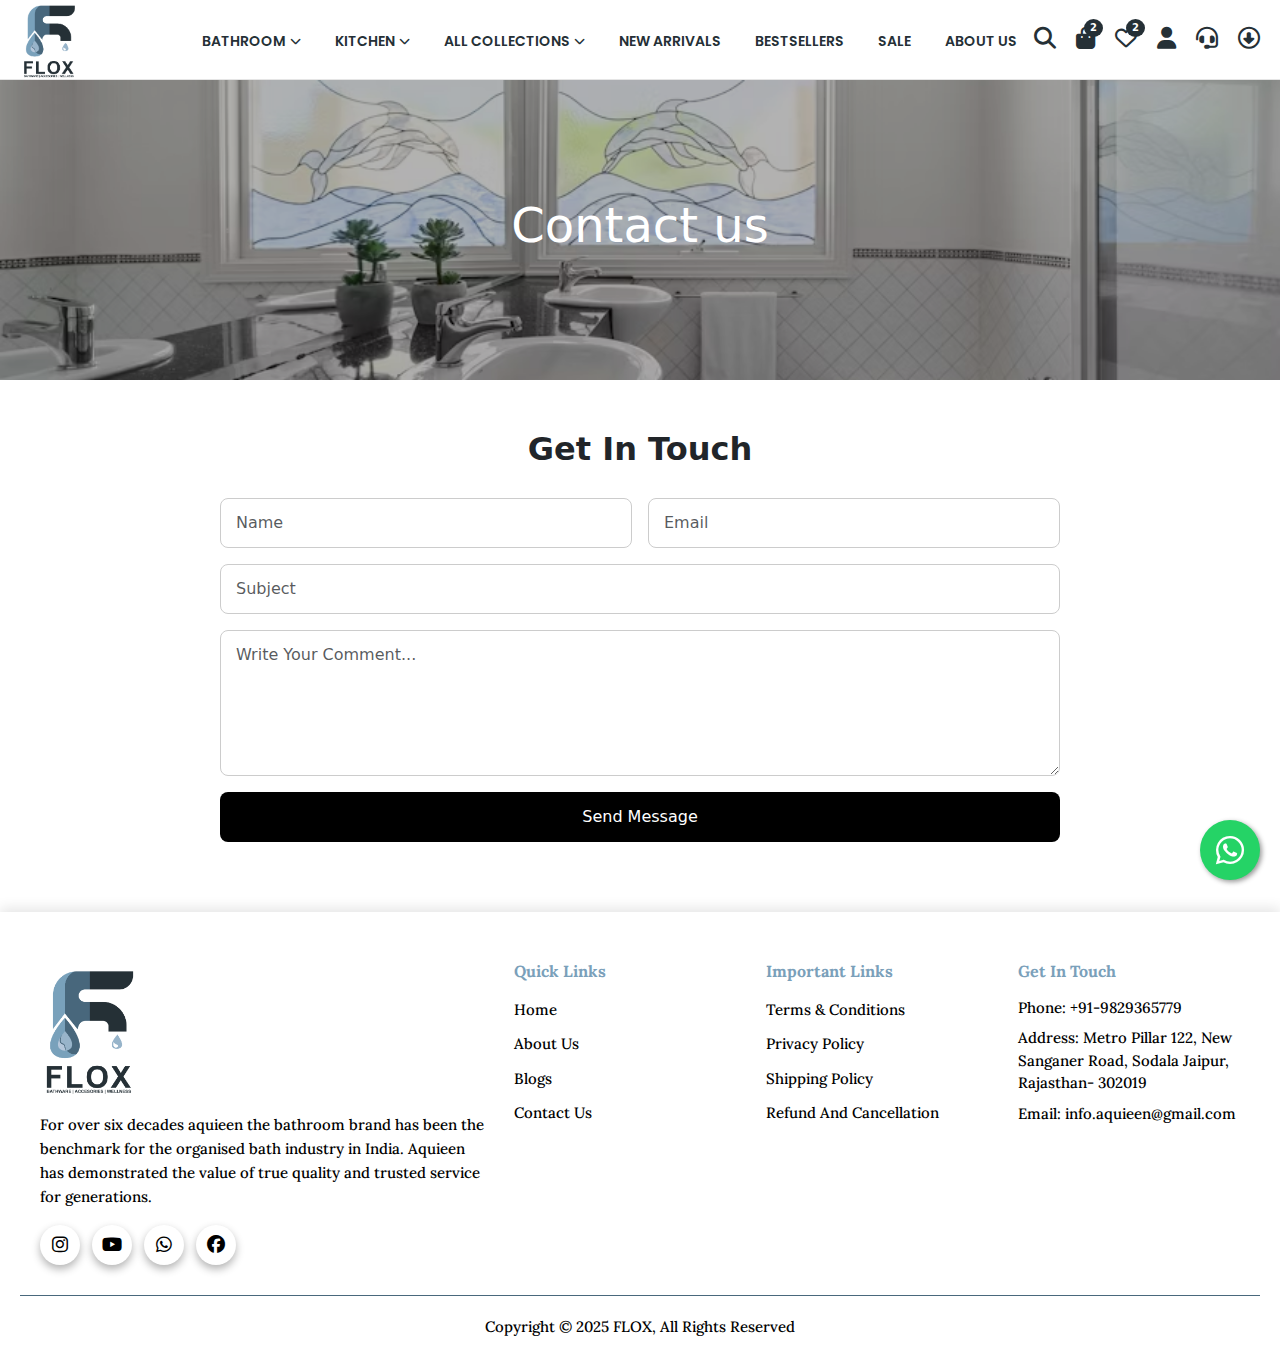
<file: contact.html>
<!DOCTYPE html>
<html lang="en">

<head>
    <meta charset="UTF-8">
    <meta name="viewport" content="width=device-width, initial-scale=1.0">
    <title>Flox-ContactUs</title>

    <!-- Bootstrap -->
    <link href="https://cdnjs.cloudflare.com/ajax/libs/bootstrap/5.3.0/css/bootstrap.min.css" rel="stylesheet">
    <!-- Swiper CSS -->
    <link rel="stylesheet" href="https://cdn.jsdelivr.net/npm/swiper@11/swiper-bundle.min.css" />
    <!-- Font Awesome -->
    <link rel="stylesheet" href="https://cdnjs.cloudflare.com/ajax/libs/font-awesome/6.5.0/css/all.min.css">
    <!-- Google Fonts -->
    <link href="https://fonts.googleapis.com/css2?family=Poppins:wght@300;400;500;600;700&display=swap"
        rel="stylesheet">
    <link href="https://fonts.googleapis.com/css2?family=Lora:wght@400;500;600;700&display=swap" rel="stylesheet">
    <!-- Custom css link  -->
    <link rel="stylesheet" href="style.css">
</head>

<body>

    <!-- ====== Header section start ====== -->

     <header>
        <nav class="navbar navbar-expand-lg">
            <div class="container-fluid">
                <!-- Sidebar Toggle -->
                <button class="btn mobile-toggle" onclick="toggleSidebar()"><i class="fas fa-bars"></i></button>

                <!-- Logo -->
                <a class="navbar-brand mx-auto mx-lg-0 py-0" href="index.html">
                    <img src="Assets/logo.png" alt="Aquieen Logo">
                </a>

                <!-- Center Menu (Desktop) -->
                <div class="collapse navbar-collapse desktop-menu">
                    <ul class="navbar-nav ms-auto">
                        <!-- Bathroom Dropdown -->
                        <li class="nav-item dropdown position-static">
                            <a class="nav-link" href="#">Bathroom <i
                                    class="fa-solid fa-chevron-down dropdown-arrow"></i></a>
                            <div class="dropdown-menu">
                                <div class="bathroom-mega">
                                    <!-- Left Categories -->
                                    <div class="bathroom-categories">
                                        <a data-target="basin">Basin Area <i
                                                class="fa-solid fa-chevron-down dropdown-arrow"></i></a>
                                        <a data-target="shower">Shower & Bathing Area <i
                                                class="fa-solid fa-chevron-down dropdown-arrow"></i></a>
                                        <a data-target="toilet">Toilet Area <i
                                                class="fa-solid fa-chevron-down dropdown-arrow"></i></a>
                                        <a data-target="accessories">Accessories <i
                                                class="fa-solid fa-chevron-down dropdown-arrow"></i></a>
                                        <a data-target="others">Other Plumbing Items <i
                                                class="fa-solid fa-chevron-down dropdown-arrow"></i></a>
                                        <a data-target="others">Other Plumbing Items <i
                                                class="fa-solid fa-chevron-down dropdown-arrow"></i></a>
                                    </div>

                                    <!-- Right Content -->
                                    <div class="bathroom-content" id="basin">
                                        <div class="row">
                                            <div class="col-md-3">
                                                <div class="card"><img src="Assets/kitchen1.avif">
                                                    <p>Wash Basins</p>
                                                </div>
                                            </div>
                                            <div class="col-md-3">
                                                <div class="card"><img src="Assets/kitchen1.avif">
                                                    <p>Faucets</p>
                                                </div>
                                            </div>
                                            <div class="col-md-3">
                                                <div class="card"><img src="Assets/kitchen1.avif">
                                                    <p>Wash Basins</p>
                                                </div>
                                            </div>
                                            <div class="col-md-3">
                                                <div class="card"><img src="Assets/kitchen1.avif">
                                                    <p>Faucets</p>
                                                </div>
                                            </div>
                                            <div class="col-md-3">
                                                <div class="card"><img src="Assets/kitchen1.avif">
                                                    <p>Wash Basins</p>
                                                </div>
                                            </div>
                                            <div class="col-md-3">
                                                <div class="card"><img src="Assets/kitchen1.avif">
                                                    <p>Faucets</p>
                                                </div>
                                            </div>


                                        </div>
                                    </div>

                                    <div class="bathroom-content" id="shower">
                                        <div class="row">
                                            <div class="col-md-3">
                                                <div class="card"><img src="Assets/kitchen1.avif">
                                                    <p>Overhead Showers</p>
                                                </div>
                                            </div>
                                            <div class="col-md-3">
                                                <div class="card"><img src="Assets/kitchen1.avif">
                                                    <p>Shower Panels</p>
                                                </div>
                                            </div>

                                            <div class="col-md-3">
                                                <div class="card"><img src="Assets/kitchen1.avif">
                                                    <p>Overhead Showers</p>
                                                </div>
                                            </div>
                                            <div class="col-md-3">
                                                <div class="card"><img src="Assets/kitchen1.avif">
                                                    <p>Shower Panels</p>
                                                </div>
                                            </div>
                                            <div class="col-md-3">
                                                <div class="card"><img src="Assets/kitchen1.avif">
                                                    <p>Overhead Showers</p>
                                                </div>
                                            </div>
                                            <div class="col-md-3">
                                                <div class="card"><img src="Assets/kitchen1.avif">
                                                    <p>Shower Panels</p>
                                                </div>
                                            </div>


                                        </div>
                                    </div>

                                    <div class="bathroom-content" id="toilet">
                                        <div class="row">
                                            <div class="col-md-3">
                                                <div class="card"><img src="Assets/kitchen1.avif">
                                                    <p>Toilet Seats</p>
                                                </div>
                                            </div>
                                            <div class="col-md-3">
                                                <div class="card"><img src="Assets/kitchen1.avif">
                                                    <p>Toilet Seats</p>
                                                </div>
                                            </div>
                                            <div class="col-md-3">
                                                <div class="card"><img src="Assets/kitchen1.avif">
                                                    <p>Toilet Seats</p>
                                                </div>
                                            </div>
                                            <div class="col-md-3">
                                                <div class="card"><img src="Assets/kitchen1.avif">
                                                    <p>Toilet Seats</p>
                                                </div>
                                            </div>
                                            <div class="col-md-3">
                                                <div class="card"><img src="Assets/kitchen1.avif">
                                                    <p>Toilet Seats</p>
                                                </div>
                                            </div>
                                            <div class="col-md-3">
                                                <div class="card"><img src="Assets/kitchen1.avif">
                                                    <p>Toilet Seats</p>
                                                </div>
                                            </div>

                                        </div>
                                    </div>

                                    <div class="bathroom-content" id="accessories">
                                        <div class="row">
                                            <div class="col-md-3">
                                                <div class="card"><img src="Assets/kitchen1.avif">
                                                    <p>Soap Holders</p>
                                                </div>
                                            </div>
                                            <div class="col-md-3">
                                                <div class="card"><img src="Assets/kitchen1.avif">
                                                    <p>Soap Holders</p>
                                                </div>
                                            </div>
                                            <div class="col-md-3">
                                                <div class="card"><img src="Assets/kitchen1.avif">
                                                    <p>Soap Holders</p>
                                                </div>
                                            </div>
                                            <div class="col-md-3">
                                                <div class="card"><img src="Assets/kitchen1.avif">
                                                    <p>Soap Holders</p>
                                                </div>
                                            </div>
                                            <div class="col-md-3">
                                                <div class="card"><img src="Assets/kitchen1.avif">
                                                    <p>Soap Holders</p>
                                                </div>
                                            </div>
                                            <div class="col-md-3">
                                                <div class="card"><img src="Assets/kitchen1.avif">
                                                    <p>Soap Holders</p>
                                                </div>
                                            </div>
                                        </div>
                                    </div>

                                    <div class="bathroom-content" id="others">
                                        <div class="row">
                                            <div class="col-md-3">
                                                <div class="card"><img src="Assets/kitchen1.avif">
                                                    <p>Plumbing Items</p>
                                                </div>
                                            </div>
                                            <div class="col-md-3">
                                                <div class="card"><img src="Assets/kitchen1.avif">
                                                    <p>Plumbing Items</p>
                                                </div>
                                            </div>
                                            <div class="col-md-3">
                                                <div class="card"><img src="Assets/kitchen1.avif">
                                                    <p>Plumbing Items</p>
                                                </div>
                                            </div>
                                            <div class="col-md-3">
                                                <div class="card"><img src="Assets/kitchen1.avif">
                                                    <p>Plumbing Items</p>
                                                </div>
                                            </div>
                                            <div class="col-md-3">
                                                <div class="card"><img src="Assets/kitchen1.avif">
                                                    <p>Plumbing Items</p>
                                                </div>
                                            </div>
                                            <div class="col-md-3">
                                                <div class="card"><img src="Assets/kitchen1.avif">
                                                    <p>Plumbing Items</p>
                                                </div>
                                            </div>
                                            <div class="col-md-3">
                                                <div class="card"><img src="Assets/kitchen1.avif">
                                                    <p>Plumbing Items</p>
                                                </div>
                                            </div>
                                        </div>
                                    </div>

                                </div>
                            </div>
                        </li>

                        <!-- Kitchen Dropdown -->
                        <li class="nav-item dropdown position-static">
                            <a class="nav-link" href="#">Kitchen <i
                                    class="fa-solid fa-chevron-down dropdown-arrow"></i></a>
                            <div class="dropdown-menu custom_dropdown">
                                <div class="container-fluid">
                                    <div class="row text-center">
                                        <div class="col-md-3">
                                           <a href="products.html"> <div class="card border-0"><img src="Assets/kitchen1.avif">
                                                <p>Kitchen Sinks</p>
                                            </div></a>
                                        </div>
                                        <div class="col-md-3">
                                            <a href="products.html"><div class="card border-0"><img src="Assets/kitchen1.avif">
                                                <p>Sink Faucets</p>
                                            </div></a>
                                        </div>
                                        <div class="col-md-3">
                                            <a href="products.html"><div class="card border-0"><img src="Assets/kitchen1.avif">
                                                <p>Kitchen Sinks</p>
                                            </div></a>
                                        </div>
                                        <div class="col-md-3">
                                           <a href="products.html"> <div class="card border-0"><img src="Assets/kitchen1.avif">
                                                <p>Sink Faucets</p>
                                            </div></a>
                                        </div>

                                        <div class="col-md-3">
                                           <a href="products.html"> <div class="card border-0"><img src="Assets/kitchen1.avif">
                                                <p>Kitchen Sinks</p>
                                            </div></a>
                                        </div>
                                        <div class="col-md-3">
                                          <a href="products.html">  <div class="card border-0"><img src="Assets/kitchen1.avif">
                                                <p>Sink Faucets</p>
                                            </div></a>
                                        </div>




                                    </div>
                                </div>
                            </div>
                        </li>

                        <!-- Other Menus -->
                        <li class="nav-item dropdown position-static">
                            <a class="nav-link" href="#">All Collections <i
                                    class="fa-solid fa-chevron-down dropdown-arrow"></i></a>
                            <div class="dropdown-menu custom_dropdown">
                                <div class="container-fluid">
                                    <div class="row text-center">
                                        <div class="col-md-3">
                                            <div class="card border-0"><img src="Assets/kitchen1.avif">
                                                <p>Kitchen Sinks</p>
                                            </div>
                                        </div>
                                        <div class="col-md-3">
                                            <div class="card border-0"><img src="Assets/kitchen1.avif">
                                                <p>Sink Faucets</p>
                                            </div>
                                        </div>

                                        <div class="col-md-3">
                                            <div class="card border-0"><img src="Assets/kitchen1.avif">
                                                <p>Kitchen Sinks</p>
                                            </div>
                                        </div>
                                        <div class="col-md-3">
                                            <div class="card border-0"><img src="Assets/kitchen1.avif">
                                                <p>Sink Faucets</p>
                                            </div>
                                        </div>
                                        <div class="col-md-3">
                                            <div class="card border-0"><img src="Assets/kitchen1.avif">
                                                <p>Kitchen Sinks</p>
                                            </div>
                                        </div>
                                        <div class="col-md-3">
                                            <div class="card border-0"><img src="Assets/kitchen1.avif">
                                                <p>Sink Faucets</p>
                                            </div>
                                        </div>

                                    </div>
                                </div>
                            </div>
                        </li>

                        <li class="nav-item"><a class="nav-link" href="#">New Arrivals</a></li>
                        <li class="nav-item"><a class="nav-link" href="#">Bestsellers</a></li>
                        <li class="nav-item"><a class="nav-link" href="#">Sale</a></li>
                        <li class="nav-item"><a class="nav-link" href="about.html">About Us</a></li>
                    </ul>
                </div>

                <!-- Right Icons -->
                <div class="icons d-flex align-items-center">
                    <div class="icon" data-tooltip="Search">
                        <i class="fas fa-search" onclick="toggleSearch()"></i>
                    </div>
                    <div class="icon cart" data-tooltip="My Cart">
                        <a href="cart.html"><i class="fas fa-shopping-bag bag_icon"></i> <span class="badge">2</span></a>
                    </div>
                    <div class="icon wishlist" data-tooltip="Wishlist">
                        <i class="far fa-heart"></i>
                         <span class="badge">2</span>
                    </div>
                    <div class="icon" data-tooltip="Profile">
                        <i class="fas fa-user"></i>
                    </div>
                    <div class="icon" data-tooltip="Contact Support">
                        <a href="contact.html"><i class="fa-solid fa-headset bag_icon"></i></a>
                    </div>
                    <div class="icon" data-tooltip="Download">
                        <i class="fa-regular fa-circle-down bag_icon"></i>
                    </div>
                </div>

            </div>
        </nav>

        <!-- Mobile Sidebar -->
        <div id="sidebar">
            <div class="sidebar-header d-flex justify-content-between align-items-center">
                <h4>MENU</h4>
                <i class="fas fa-times close-sidebar" onclick="toggleSidebar()"></i>
            </div>

            <div class="sidebar-content">
                <!-- Bathroom Menu -->
                <div class="mobile-dropdown">
                    <a href="#" onclick="openBathroomSidebar()">
                        Bathroom <i class="fa-solid fa-chevron-right"></i>
                    </a>
                </div>

                <!-- Kitchen -->
                <div class="mobile-dropdown">
                    <a href="#" onclick="openKitchenSidebar()">Kitchen <i class="fa-solid fa-chevron-right"></i></a>
                </div>

                <div class="mobile-dropdown">
                    <a href="#" onclick="openKitchenSidebar()">All Collections <i
                            class="fa-solid fa-chevron-right"></i></a>
                </div>
                <!-- Other Menus -->
                <a href="#">New Arrivals</a>
                <a href="#">Bestsellers</a>
                <a href="#">Sale</a>
                <a href="about.html">About Us</a>
                <a href="contact.html"><i class="fa-solid fa-headset me-3"></i> Contact Support</a>
                <a href="#"><i class="fa-regular fa-circle-down me-3"></i> Download Catalog</a>
            </div>
        </div>

        <!-- Kitchen Sidebar -->
        <div id="kitchenSidebar">
            <div class="sidebar-header d-flex justify-content-between align-items-center">
                <div class="d-flex align-items-center">
                    <i class="fas fa-arrow-left" onclick="closeKitchenSidebar()"
                        style="margin-right: 15px; cursor: pointer; color: #fff; font-size: 18px;"></i>
                    <h4>KITCHEN</h4>
                </div>
                <i class="fas fa-times close-sidebar" onclick="closeKitchenSidebar()"></i>
            </div>

            <div class="sidebar-content" style="padding: 20px;">
                <div class="row">
                    <div class="col-6">
                        <div class="card border-0" style="background: transparent;">
                            <img src="Assets/kitchen1.avif" style="width: 100%; margin-bottom: 10px;">
                            <p style="color: #000; font-weight: 600; font-size: 14px; text-align: center;">Kitchen Sinks
                            </p>
                        </div>
                    </div>
                    <div class="col-6">
                        <div class="card border-0" style="background: transparent;">
                            <img src="Assets/kitchen1.avif" style="width: 100%; margin-bottom: 10px;">
                            <p style="color: #000; font-weight: 600; font-size: 14px; text-align: center;">Sink Faucets
                            </p>
                        </div>
                    </div>

                    <div class="col-6">
                        <div class="card border-0" style="background: transparent;">
                            <img src="Assets/kitchen1.avif" style="width: 100%; margin-bottom: 10px;">
                            <p style="color: #000; font-weight: 600; font-size: 14px; text-align: center;">Kitchen Sinks
                            </p>
                        </div>
                    </div>
                    <div class="col-6">
                        <div class="card border-0" style="background: transparent;">
                            <img src="Assets/kitchen1.avif" style="width: 100%; margin-bottom: 10px;">
                            <p style="color: #000; font-weight: 600; font-size: 14px; text-align: center;">Sink Faucets
                            </p>
                        </div>
                    </div>
                    <div class="col-6">
                        <div class="card border-0" style="background: transparent;">
                            <img src="Assets/kitchen1.avif" style="width: 100%; margin-bottom: 10px;">
                            <p style="color: #000; font-weight: 600; font-size: 14px; text-align: center;">Kitchen Sinks
                            </p>
                        </div>
                    </div>
                    <div class="col-6">
                        <div class="card border-0" style="background: transparent;">
                            <img src="Assets/kitchen1.avif" style="width: 100%; margin-bottom: 10px;">
                            <p style="color: #000; font-weight: 600; font-size: 14px; text-align: center;">Sink Faucets
                            </p>
                        </div>
                    </div>
                    <div class="col-6">
                        <div class="card border-0" style="background: transparent;">
                            <img src="Assets/kitchen1.avif" style="width: 100%; margin-bottom: 10px;">
                            <p style="color: #000; font-weight: 600; font-size: 14px; text-align: center;">Sink Faucets
                            </p>
                        </div>
                    </div>
                    <div class="col-6">
                        <div class="card border-0" style="background: transparent;">
                            <img src="Assets/kitchen1.avif" style="width: 100%; margin-bottom: 10px;">
                            <p style="color: #000; font-weight: 600; font-size: 14px; text-align: center;">Sink Faucets
                            </p>
                        </div>
                    </div>

                </div>
            </div>
        </div>

        <!-- Bathroom Sidebar -->
        <div id="bathroomSidebar">
            <div class="sidebar-header d-flex justify-content-between align-items-center">
                <div class="d-flex align-items-center">
                    <i class="fas fa-arrow-left" onclick="closeBathroomSidebar()"
                        style="margin-right: 15px; cursor: pointer; color: #fff; font-size: 18px;"></i>
                    <h4>BATHROOM</h4>
                </div>
                <i class="fas fa-times close-sidebar" onclick="closeBathroomSidebar()"></i>
            </div>

            <div class="sidebar-content">
                <!-- Basin Area -->
                <div class="bathroom-sidebar-category">
                    <a href="#" onclick="toggleBathroomCategory(event, 'basin-cards')">
                        Basin Area <i class="fa-solid fa-chevron-down dropdown-arrow"></i>
                    </a>
                    <div id="basin-cards" class="bathroom-cards-content">
                        <div class="row">
                            <div class="col-6">
                                <div class="card">
                                    <img src="Assets/kitchen1.avif">
                                    <p>Bathroom Combos</p>
                                </div>
                            </div>
                            <div class="col-6">
                                <div class="card">
                                    <img src="Assets/kitchen1.avif">
                                    <p>Bathroom Combos</p>
                                </div>
                            </div>
                            <div class="col-6">
                                <div class="card">
                                    <img src="Assets/kitchen1.avif">
                                    <p>Bathroom Combos</p>
                                </div>
                            </div>
                            <div class="col-6">
                                <div class="card">
                                    <img src="Assets/kitchen1.avif">
                                    <p>Bathroom Combos</p>
                                </div>
                            </div>
                            <div class="col-6">
                                <div class="card">
                                    <img src="Assets/kitchen1.avif">
                                    <p>Bathroom Combos</p>
                                </div>
                            </div>
                            <div class="col-6">
                                <div class="card">
                                    <img src="Assets/kitchen1.avif">
                                    <p>Bathroom Combos</p>
                                </div>
                            </div>
                        </div>
                    </div>
                </div>

                <!-- Other Plumbing Items -->
                <div class="bathroom-sidebar-category">
                    <a href="#" onclick="toggleBathroomCategory(event, 'others-cards')">
                        Other Plumbing Items <i class="fa-solid fa-chevron-down dropdown-arrow"></i>
                    </a>
                    <div id="others-cards" class="bathroom-cards-content">
                        <div class="row">
                            <div class="col-6">
                                <div class="card">
                                    <img src="Assets/kitchen1.avif">
                                    <p>Plumbing Items</p>
                                </div>
                            </div>
                            <div class="col-6">
                                <div class="card">
                                    <img src="Assets/kitchen1.avif">
                                    <p>Plumbing Items</p>
                                </div>
                            </div>
                            <div class="col-6">
                                <div class="card">
                                    <img src="Assets/kitchen1.avif">
                                    <p>Plumbing Items</p>
                                </div>
                            </div>
                            <div class="col-6">
                                <div class="card">
                                    <img src="Assets/kitchen1.avif">
                                    <p>Plumbing Items</p>
                                </div>
                            </div>
                            <div class="col-6">
                                <div class="card">
                                    <img src="Assets/kitchen1.avif">
                                    <p>Plumbing Items</p>
                                </div>
                            </div>
                            <div class="col-6">
                                <div class="card">
                                    <img src="Assets/kitchen1.avif">
                                    <p>Plumbing Items</p>
                                </div>
                            </div>
                            <div class="col-6">
                                <div class="card">
                                    <img src="Assets/kitchen1.avif">
                                    <p>Plumbing Items</p>
                                </div>
                            </div>
                            <div class="col-6">
                                <div class="card">
                                    <img src="Assets/kitchen1.avif">
                                    <p>Plumbing Items</p>
                                </div>
                            </div>
                            <div class="col-6">
                                <div class="card">
                                    <img src="Assets/kitchen1.avif">
                                    <p>Plumbing Items</p>
                                </div>
                            </div>
                            <div class="col-6">
                                <div class="card">
                                    <img src="Assets/kitchen1.avif">
                                    <p>Plumbing Items</p>
                                </div>
                            </div>
                        </div>
                    </div>
                </div>
            </div>
        </div>



        <!-- Mobile Bottom Navigation -->
        <div class="mobile-bottom-nav">
            <a href="#">
                <i class="fas fa-home"></i>
                <span>Home</span>
            </a>
            <a href="#">
                <i class="fas fa-store"></i>
                <span>Shop</span>
            </a>
            <a href="#" class="wishlist">
                <i class="fa fa-heart"></i>
                 <span class="badge">2</span>
                <span>Wishlist</span>
            </a>
            <a href="cart.html" class="cart">
                <i class="fas fa-shopping-bag"></i>
                 <span class="badge">2</span>
                <span>Cart</span>
            </a>
            <a href="#">
                <i class="fas fa-user"></i>
                <span>Account</span>
            </a>
        </div>



        <!-- Search Bar -->
        <div id="searchBar">
            <span class="close-btn" onclick="toggleSearch()">&times;</span>
            <h2>Search Our Site</h2>
            <input id="searchInput" type="text" placeholder="Search..." onkeyup="showSuggestions(this.value)">

            <!-- ✅ Recent Searches -->
            <div class="quick-search">
                <span>Recent Searches:</span>
                <div id="recentSearches"></div>
            </div>

            <!-- 🔥 Suggestions will appear here -->
            <div id="searchSuggestions" class="suggestion-results"></div>
        </div>


    </header>

    <!-- ====== Header section end ====== -->


    <!-- ====== contact page start ======  -->

    <section class="about-banner"
        style=" background: url('Assets/about_us_banner.avif') no-repeat center center/cover;">
        <h1>Contact us</h1>
    </section>


  <!-- Contact Section -->
  <section class="contact-section">
    <div class="container">
      <div class="contact-form">
        <h2>Get In Touch</h2>
        <form>
          <div class="row g-3">
            <div class="col-md-6">
              <input type="text" class="form-control" placeholder="Name" required>
            </div>
            <div class="col-md-6">
              <input type="email" class="form-control" placeholder="Email" required>
            </div>
            <div class="col-12">
              <input type="text" class="form-control" placeholder="Subject" required>
            </div>
            <div class="col-12">
              <textarea class="form-control" rows="5" placeholder="Write Your Comment..." required></textarea>
            </div>
            <div class="col-12">
              <button type="submit" class="btn btn-custom">Send Message</button>
            </div>
          </div>
        </form>
      </div>
    </div>
  </section>

    
    <!-- ====== Contact page end ======  -->




    <!-- ====== Footer section start ====== -->

    <footer>
        <div class="footer-container">

            <!-- Logo + About -->
            <div class="footer-logo">
                <img src="Assets/logo.png" alt="Aquieen Logo">
                <p>
                    For over six decades aquieen the bathroom brand has been the benchmark
                    for the organised bath industry in India. Aquieen has demonstrated
                    the value of true quality and trusted service for generations.
                </p>
                <div class="social-icons">
                    <a href="#"><i class="fab fa-instagram"></i></a>
                    <a href="#"><i class="fab fa-youtube"></i></a>
                    <a href="#"><i class="fab fa-whatsapp"></i></a>
                    <a href="#"><i class="fab fa-facebook"></i></a>
                </div>
            </div>

            <!-- Quick Links -->
            <div class="footer-links">
                <h3>Quick Links</h3>
                <ul>
                    <li><a href="index.html">Home</a></li>
                    <li><a href="about.html">About Us</a></li>
                    <li><a href="#">Blogs</a></li>
                    <li><a href="#">Contact Us</a></li>
                </ul>
            </div>

            <!-- Important Links -->
            <div class="footer-links">
                <h3>Important Links</h3>
                <ul>
                    <li><a href="#">Terms & Conditions</a></li>
                    <li><a href="#">Privacy Policy</a></li>
                    <li><a href="#">Shipping Policy</a></li>
                    <li><a href="#">Refund And Cancellation</a></li>
                </ul>
            </div>

            <!-- Get In Touch -->
            <div class="footer-contact">
                <h3>Get In Touch</h3>
                <p>Phone: <a href="tel:+919829365779">+91-9829365779</a></p>
                <p>Address: Metro Pillar 122, New Sanganer Road, Sodala Jaipur, Rajasthan- 302019</p>
                <p>Email: <a href="mailto:info.aquieen@gmail.com">info.aquieen@gmail.com</a></p>
            </div>

        </div>

        <!-- Bottom -->
        <div class="footer-bottom">
            Copyright © 2025 FLOX, All Rights Reserved
        </div>
    </footer>

    <!-- ====== Footer section end ====== -->




    <!-- WhatsApp Floating Button -->

    <a href="https://wa.me/917734981050" class="whatsapp-float" target="_blank">
        <i class="fab fa-whatsapp"></i>
    </a>



    <!-- Bootstrap -->
    <script src="https://cdnjs.cloudflare.com/ajax/libs/bootstrap/5.3.0/js/bootstrap.bundle.min.js"></script>
    <!-- Swiper JS -->
    <script src="https://cdn.jsdelivr.net/npm/swiper@11/swiper-bundle.min.js"></script>
    <script src="main.js"></script>
</body>

</html>
</file>
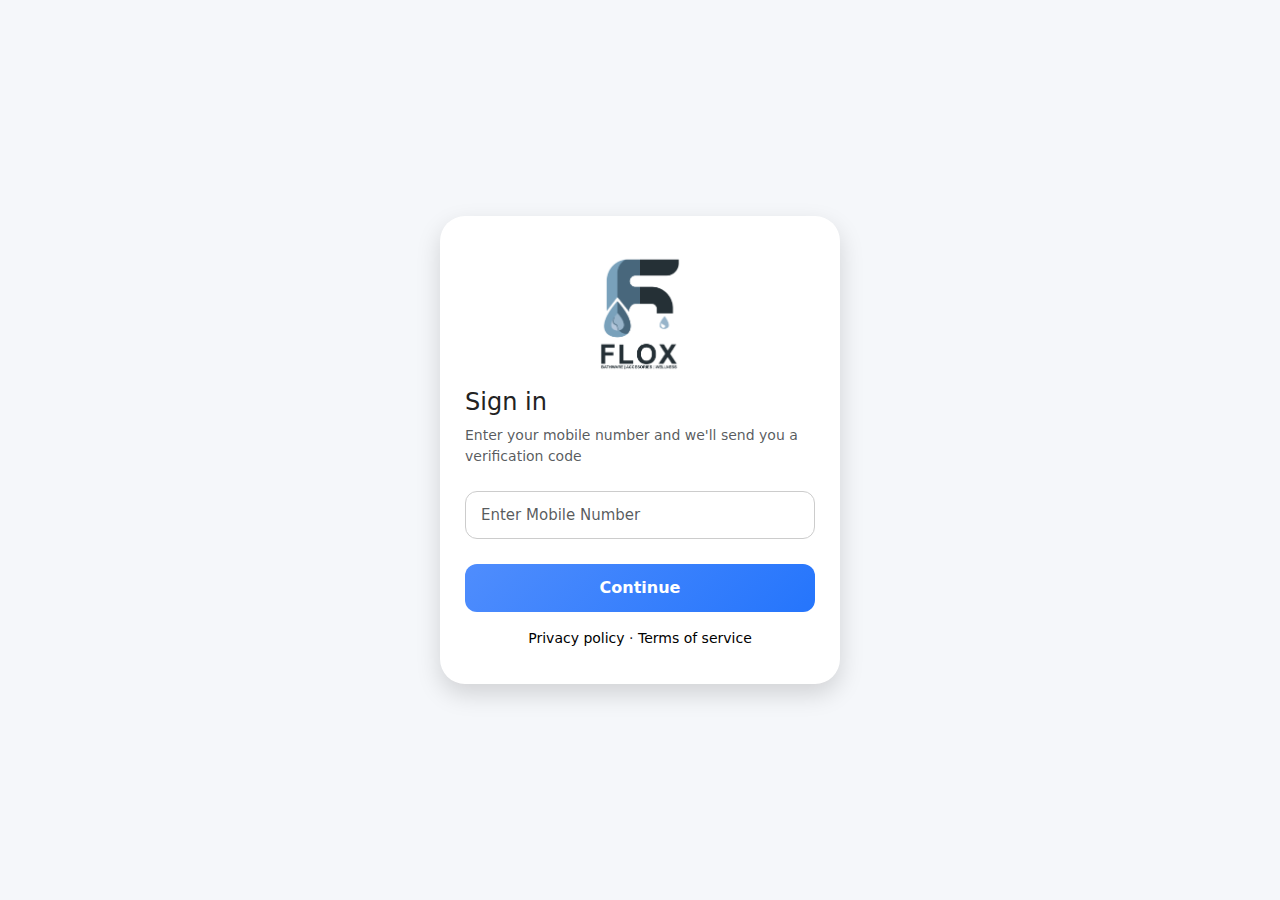
<file: login.html>
<!DOCTYPE html>
<html lang="en">

<head>
    <meta charset="UTF-8">
    <meta name="viewport" content="width=device-width, initial-scale=1.0">
    <title>Flox-Login</title>

    <!-- Bootstrap -->
    <link href="https://cdnjs.cloudflare.com/ajax/libs/bootstrap/5.3.0/css/bootstrap.min.css" rel="stylesheet">
    <!-- Swiper CSS -->
    <link rel="stylesheet" href="https://cdn.jsdelivr.net/npm/swiper@11/swiper-bundle.min.css" />
    <!-- Font Awesome -->
    <link rel="stylesheet" href="https://cdnjs.cloudflare.com/ajax/libs/font-awesome/6.5.0/css/all.min.css">
    <!-- Google Fonts -->
    <link href="https://fonts.googleapis.com/css2?family=Poppins:wght@300;400;500;600;700&display=swap"
        rel="stylesheet">
    <link href="https://fonts.googleapis.com/css2?family=Lora:wght@400;500;600;700&display=swap" rel="stylesheet">
    <!-- Custom css link  -->
    <link rel="stylesheet" href="style.css">
</head>

<body>



<section class="login_page">
  <!-- Login Card -->
  <div class="login-card">
    <!-- Logo -->
   <a href="index.html"> <img src="Assets/logo.png" alt="Logo" class="logo"></a>

    <!-- Mobile Form -->
    <div id="mobileForm">
      <h4 class="mb-2">Sign in</h4>
      <p class="text-muted mb-4">Enter your mobile number and we'll send you a verification code</p>
      
      <div class="input-group">
        <input type="tel" id="mobile" class="form-control" placeholder="Enter Mobile Number">
      </div>

      <button class="btn btn-gradient w-100 btn-custom" onclick="sendOTP()">Continue</button>
    </div>

    <!-- OTP Form -->
    <div id="otpForm" style="display:none;">
      <h4 class="mb-3">Enter OTP</h4>
      <div class="d-flex justify-content-center mb-3">
        <input type="text" maxlength="1" class="otp-input" id="otp1" oninput="moveNext(this, 'otp2')">
        <input type="text" maxlength="1" class="otp-input" id="otp2" oninput="moveNext(this, 'otp3')">
        <input type="text" maxlength="1" class="otp-input" id="otp3" oninput="moveNext(this, 'otp4')">
        <input type="text" maxlength="1" class="otp-input" id="otp4">
      </div>
      <button class="btn btn-success w-100 btn-custom" onclick="verifyOTP()">Verify OTP</button>
    </div>

    <!-- Message -->
    <div id="message" class="alert alert-success" style="display:none;">
      OTP Sent Successfully!
    </div>

    <!-- Success -->
   <a href="profile.html">
     <div id="successMsg" class="alert alert-info" style="display:none;">
      ✅ Login Successful!
    </div>
   </a>

    <!-- Footer -->
    <div class="footer-link mt-3">
      <a href="#">Privacy policy</a> · 
      <a href="#">Terms of service</a>
    </div>
  </div>
</section>
  

    <!-- Bootstrap -->
    <script src="https://cdnjs.cloudflare.com/ajax/libs/bootstrap/5.3.0/js/bootstrap.bundle.min.js"></script>
    <!-- Swiper JS -->
    <script src="https://cdn.jsdelivr.net/npm/swiper@11/swiper-bundle.min.js"></script>
    <script src="main.js"></script>
</body>

</html>
</file>
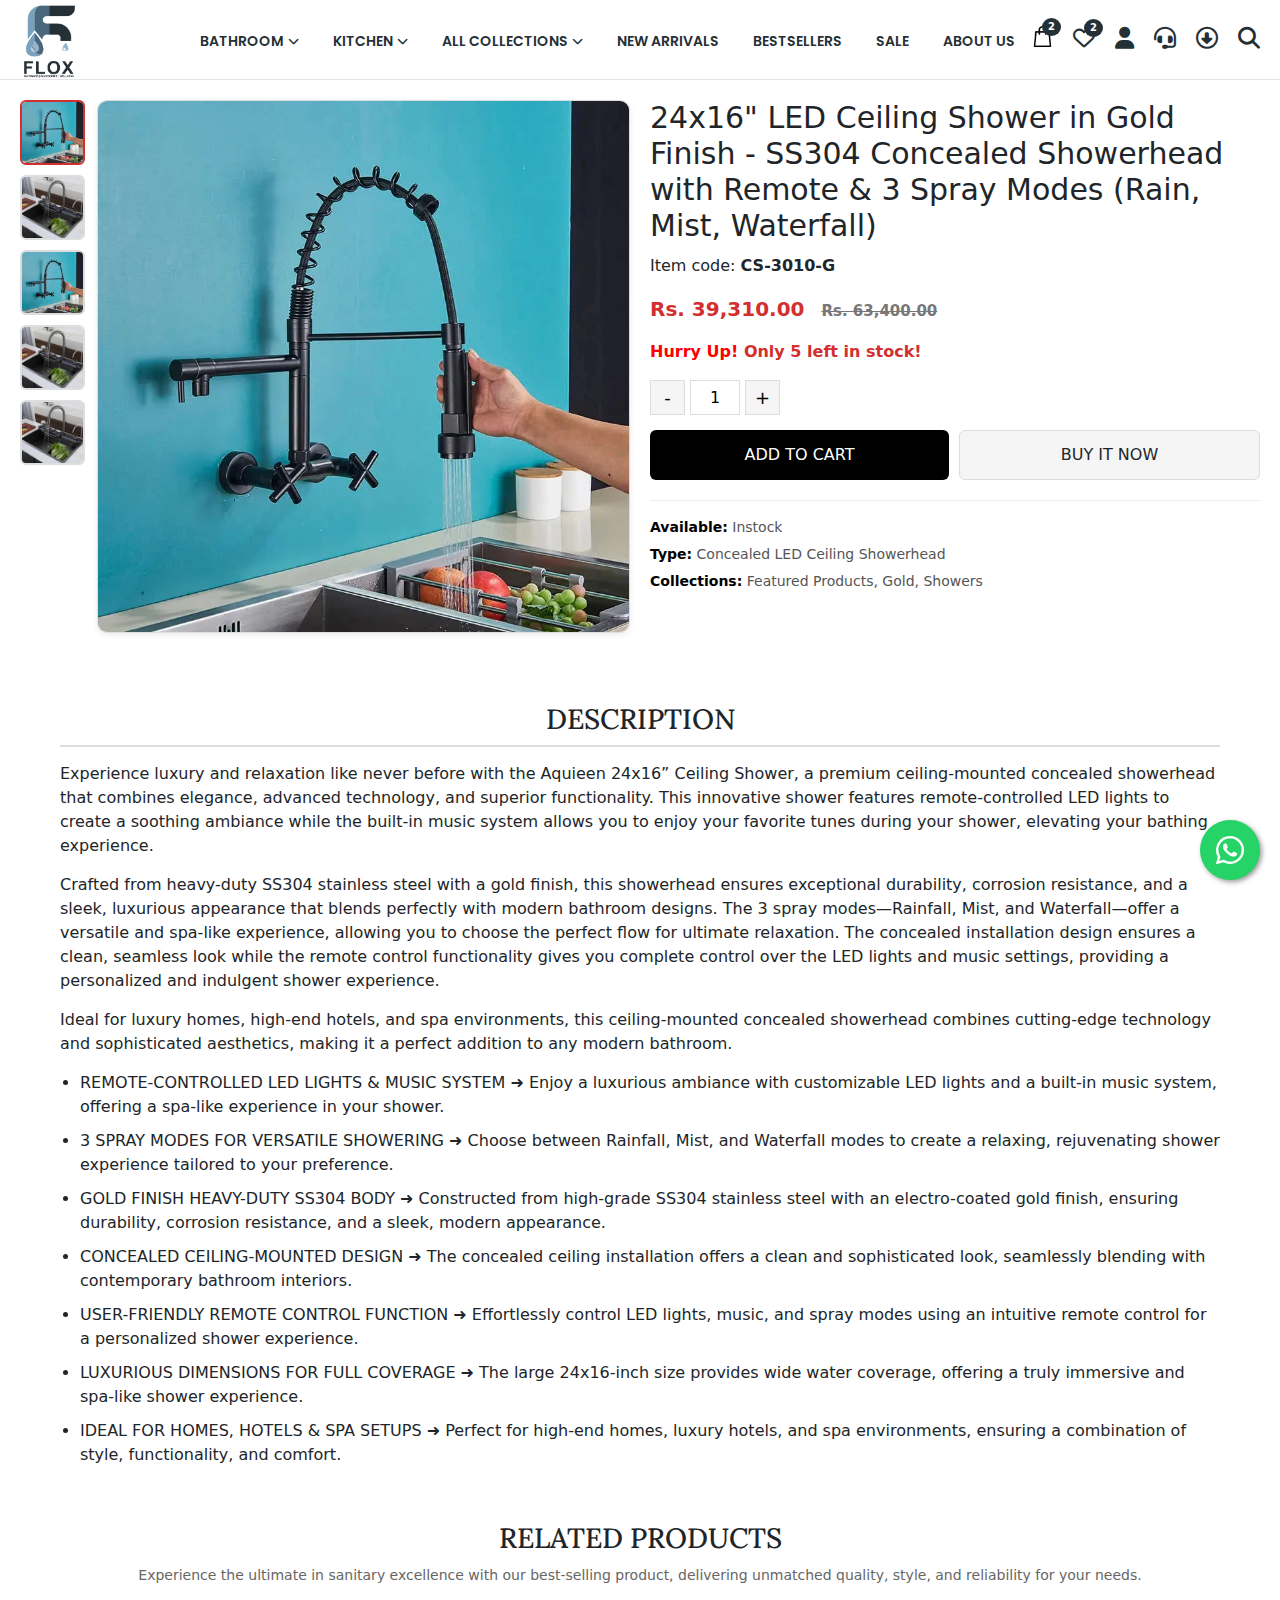
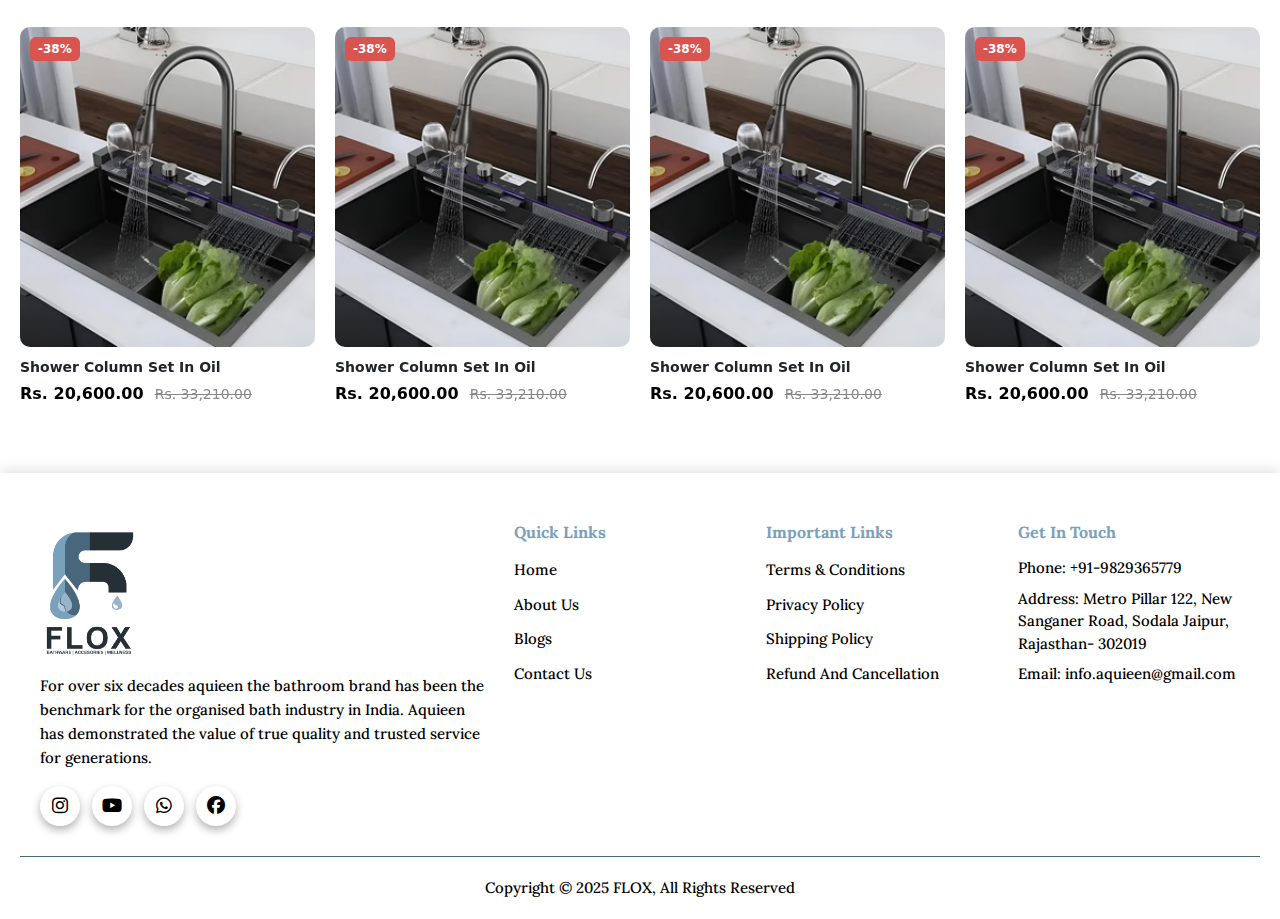
<file: product_details.html>
<!DOCTYPE html>
<html lang="en">

<head>
    <meta charset="UTF-8">
    <meta name="viewport" content="width=device-width, initial-scale=1.0">
    <title>Flox-Product_details</title>

    <!-- Bootstrap -->
    <link href="https://cdnjs.cloudflare.com/ajax/libs/bootstrap/5.3.0/css/bootstrap.min.css" rel="stylesheet">
    <!-- Swiper CSS -->
    <link rel="stylesheet" href="https://cdn.jsdelivr.net/npm/swiper@11/swiper-bundle.min.css" />
    <!-- Font Awesome -->
    <link rel="stylesheet" href="https://cdnjs.cloudflare.com/ajax/libs/font-awesome/6.5.0/css/all.min.css">
    <!-- Bootstrap Icons CDN -->
    <link rel="stylesheet" href="https://cdn.jsdelivr.net/npm/bootstrap-icons/font/bootstrap-icons.css">
    <!-- Google Fonts -->
    <link href="https://fonts.googleapis.com/css2?family=Poppins:wght@300;400;500;600;700&display=swap"
        rel="stylesheet">
    <link href="https://fonts.googleapis.com/css2?family=Lora:wght@400;500;600;700&display=swap" rel="stylesheet">
    <!-- Custom css link  -->
    <link rel="stylesheet" href="style.css">
</head>

<body>

    <!-- ====== Header section start ====== -->

    <header>
        <nav class="navbar navbar-expand-lg">
            <div class="container-fluid">
                <!-- Sidebar Toggle -->
                <button class="btn mobile-toggle" onclick="toggleSidebar()"><i class="fas fa-bars"></i></button>

                <!-- Logo -->
                <a class="navbar-brand mx-auto mx-lg-0 py-0" href="index.html">
                    <img src="Assets/logo.png" alt="Aquieen Logo">
                </a>

                <!-- Center Menu (Desktop) -->
                <div class="collapse navbar-collapse desktop-menu">
                    <ul class="navbar-nav ms-auto">
                        <!-- Bathroom Dropdown -->
                        <li class="nav-item dropdown position-static">
                            <a class="nav-link" href="#">Bathroom <i
                                    class="fa-solid fa-chevron-down dropdown-arrow"></i></a>
                            <div class="dropdown-menu">
                                <div class="bathroom-mega">
                                    <!-- Left Categories -->
                                    <div class="bathroom-categories">
                                        <a data-target="basin">Basin Area <i
                                                class="fa-solid fa-chevron-down dropdown-arrow"></i></a>
                                        <a data-target="shower">Shower & Bathing Area <i
                                                class="fa-solid fa-chevron-down dropdown-arrow"></i></a>
                                        <a data-target="toilet">Toilet Area <i
                                                class="fa-solid fa-chevron-down dropdown-arrow"></i></a>
                                        <a data-target="accessories">Accessories <i
                                                class="fa-solid fa-chevron-down dropdown-arrow"></i></a>
                                        <a data-target="others">Other Plumbing Items <i
                                                class="fa-solid fa-chevron-down dropdown-arrow"></i></a>
                                        <a data-target="others">Other Plumbing Items <i
                                                class="fa-solid fa-chevron-down dropdown-arrow"></i></a>
                                    </div>

                                    <!-- Right Content -->
                                    <div class="bathroom-content" id="basin">
                                        <div class="row">
                                            <div class="col-md-3">
                                                <div class="card"><img src="Assets/kitchen1.avif">
                                                    <p>Wash Basins</p>
                                                </div>
                                            </div>
                                            <div class="col-md-3">
                                                <div class="card"><img src="Assets/kitchen1.avif">
                                                    <p>Faucets</p>
                                                </div>
                                            </div>


                                        </div>
                                    </div>

                                    <div class="bathroom-content" id="shower">
                                        <div class="row">
                                            <div class="col-md-3">
                                                <div class="card"><img src="Assets/kitchen1.avif">
                                                    <p>Overhead Showers</p>
                                                </div>
                                            </div>
                                            <div class="col-md-3">
                                                <div class="card"><img src="Assets/kitchen1.avif">
                                                    <p>Shower Panels</p>
                                                </div>
                                            </div>




                                        </div>
                                    </div>

                                    <div class="bathroom-content" id="toilet">
                                        <div class="row">
                                            <div class="col-md-3">
                                                <div class="card"><img src="Assets/kitchen1.avif">
                                                    <p>Toilet Seats</p>
                                                </div>
                                            </div>
                                            <div class="col-md-3">
                                                <div class="card"><img src="Assets/kitchen1.avif">
                                                    <p>Toilet Seats</p>
                                                </div>
                                            </div>


                                        </div>
                                    </div>

                                    <div class="bathroom-content" id="accessories">
                                        <div class="row">
                                            <div class="col-md-3">
                                                <div class="card"><img src="Assets/kitchen1.avif">
                                                    <p>Soap Holders</p>
                                                </div>
                                            </div>
                                            <div class="col-md-3">
                                                <div class="card"><img src="Assets/kitchen1.avif">
                                                    <p>Soap Holders</p>
                                                </div>
                                            </div>

                                        </div>
                                    </div>

                                    <div class="bathroom-content" id="others">
                                        <div class="row">
                                            <div class="col-md-3">
                                                <div class="card"><img src="Assets/kitchen1.avif">
                                                    <p>Plumbing Items</p>
                                                </div>
                                            </div>
                                            <div class="col-md-3">
                                                <div class="card"><img src="Assets/kitchen1.avif">
                                                    <p>Plumbing Items</p>
                                                </div>
                                            </div>

                                        </div>
                                    </div>

                                </div>
                            </div>
                        </li>

                        <!-- Kitchen Dropdown -->
                        <li class="nav-item dropdown position-static">
                            <a class="nav-link" href="#">Kitchen <i
                                    class="fa-solid fa-chevron-down dropdown-arrow"></i></a>
                            <div class="dropdown-menu custom_dropdown">
                                <div class="container-fluid">
                                    <div class="row text-center">
                                        <div class="col-md-3">
                                            <a href="products.html">
                                                <div class="card border-0"><img src="Assets/kitchen1.avif">
                                                    <p>Kitchen Sinks</p>
                                                </div>
                                            </a>
                                        </div>
                                        <div class="col-md-3">
                                            <a href="products.html">
                                                <div class="card border-0"><img src="Assets/kitchen1.avif">
                                                    <p>Sink Faucets</p>
                                                </div>
                                            </a>
                                        </div>







                                    </div>
                                </div>
                            </div>
                        </li>

                        <!-- Other Menus -->
                        <li class="nav-item dropdown position-static">
                            <a class="nav-link" href="#">All Collections <i
                                    class="fa-solid fa-chevron-down dropdown-arrow"></i></a>
                            <div class="dropdown-menu custom_dropdown">
                                <div class="container-fluid">
                                    <div class="row text-center">
                                        <div class="col-md-3">
                                            <div class="card border-0"><img src="Assets/kitchen1.avif">
                                                <p>Kitchen Sinks</p>
                                            </div>
                                        </div>
                                        <div class="col-md-3">
                                            <div class="card border-0"><img src="Assets/kitchen1.avif">
                                                <p>Sink Faucets</p>
                                            </div>
                                        </div>



                                    </div>
                                </div>
                            </div>
                        </li>

                        <li class="nav-item"><a class="nav-link" href="#">New Arrivals</a></li>
                        <li class="nav-item"><a class="nav-link" href="#">Bestsellers</a></li>
                        <li class="nav-item"><a class="nav-link" href="#">Sale</a></li>
                        <li class="nav-item"><a class="nav-link" href="about.html">About Us</a></li>
                    </ul>
                </div>

                <!-- Right Icons -->
                <div class="icons d-flex align-items-center">

                    <div class="icon cart" data-tooltip="My Cart">
                        <a href="cart.html"><img src="Assets/shopping-bag.png" alt="bag icon"
                                style="width: 21px; height: auto; margin-bottom: 6px;" class="bag_icon"> <span
                                class="badge">2</span></a>
                    </div>
                    <div class="icon wishlist" data-tooltip="Wishlist">
                        <a href="wishlist.html"> <i class="far fa-heart"></i>
                            <span class="badge">2</span></a>
                    </div>
                    <div class="icon" data-tooltip="Login">
                        <a href="login.html"> <i class="fas fa-user"></i></a>
                    </div>
                    <div class="icon" data-tooltip="Contact Support">
                        <a href="contact.html"><i class="fa-solid fa-headset bag_icon"></i></a>
                    </div>
                    <div class="icon" data-tooltip="Download">
                        <i class="fa-regular fa-circle-down bag_icon"></i>
                    </div>
                    <div class="icon" data-tooltip="Search">
                        <i class="fas fa-search" onclick="toggleSearch()"></i>
                    </div>
                </div>

            </div>
        </nav>

        <!-- Mobile Sidebar -->
        <div id="sidebar">
            <div class="sidebar-header d-flex justify-content-between align-items-center">
                <h4>MENU</h4>
                <i class="fas fa-times close-sidebar" onclick="toggleSidebar()"></i>
            </div>

            <div class="sidebar-content">
                <!-- Bathroom Menu -->
                <div class="mobile-dropdown">
                    <a href="#" onclick="openBathroomSidebar()">
                        Bathroom <i class="fa-solid fa-chevron-right"></i>
                    </a>
                </div>

                <!-- Kitchen -->
                <div class="mobile-dropdown">
                    <a href="#" onclick="openKitchenSidebar()">Kitchen <i class="fa-solid fa-chevron-right"></i></a>
                </div>

                <div class="mobile-dropdown">
                    <a href="#" onclick="openKitchenSidebar()">All Collections <i
                            class="fa-solid fa-chevron-right"></i></a>
                </div>
                <!-- Other Menus -->
                <a href="#">New Arrivals</a>
                <a href="#">Bestsellers</a>
                <a href="#">Sale</a>
                <a href="about.html">About Us</a>
                <a href="contact.html"><i class="fa-solid fa-headset me-3"></i> Contact Support</a>
                <a href="#"><i class="fa-regular fa-circle-down me-3"></i> Download Catalog</a>
            </div>
        </div>

        <!-- Kitchen Sidebar -->
        <div id="kitchenSidebar">
            <div class="sidebar-header d-flex justify-content-between align-items-center">
                <div class="d-flex align-items-center">
                    <i class="fas fa-arrow-left" onclick="closeKitchenSidebar()"
                        style="margin-right: 15px; cursor: pointer; color: #fff; font-size: 18px;"></i>
                    <h4>KITCHEN</h4>
                </div>
                <i class="fas fa-times close-sidebar" onclick="closeKitchenSidebar()"></i>
            </div>

            <div class="sidebar-content" style="padding: 20px;">
                <div class="row">
                    <div class="col-6">
                        <div class="card border-0" style="background: transparent;">
                            <a href="products.html"><img src="Assets/kitchen1.avif"
                                    style="width: 100%; margin-bottom: 10px;">
                                <p style="color: #000; font-weight: 600; font-size: 14px; text-align: center;">Kitchen
                                    Sinks
                                </p>
                            </a>
                        </div>
                    </div>
                    <div class="col-6">
                        <div class="card border-0" style="background: transparent;">
                            <a href="products.html"><img src="Assets/kitchen1.avif"
                                    style="width: 100%; margin-bottom: 10px;">
                                <p style="color: #000; font-weight: 600; font-size: 14px; text-align: center;">Kitchen
                                    Sinks
                                </p>
                            </a>
                        </div>
                    </div>



                </div>
            </div>
        </div>

        <!-- Bathroom Sidebar -->
        <div id="bathroomSidebar">
            <div class="sidebar-header d-flex justify-content-between align-items-center">
                <div class="d-flex align-items-center">
                    <i class="fas fa-arrow-left" onclick="closeBathroomSidebar()"
                        style="margin-right: 15px; cursor: pointer; color: #fff; font-size: 18px;"></i>
                    <h4>BATHROOM</h4>
                </div>
                <i class="fas fa-times close-sidebar" onclick="closeBathroomSidebar()"></i>
            </div>

            <div class="sidebar-content">
                <!-- Basin Area -->
                <div class="bathroom-sidebar-category">
                    <a href="#" onclick="toggleBathroomCategory(event, 'basin-cards')">
                        Basin Area <i class="fa-solid fa-chevron-down dropdown-arrow"></i>
                    </a>
                    <div id="basin-cards" class="bathroom-cards-content">
                        <div class="row">
                            <div class="col-6">
                                <div class="card">
                                    <img src="Assets/kitchen1.avif">
                                    <p>Bathroom Combos</p>
                                </div>
                            </div>
                            <div class="col-6">
                                <div class="card">
                                    <img src="Assets/kitchen1.avif">
                                    <p>Bathroom Combos</p>
                                </div>
                            </div>

                        </div>
                    </div>
                </div>

                <!-- Other Plumbing Items -->
                <div class="bathroom-sidebar-category">
                    <a href="#" onclick="toggleBathroomCategory(event, 'others-cards')">
                        Other Plumbing Items <i class="fa-solid fa-chevron-down dropdown-arrow"></i>
                    </a>
                    <div id="others-cards" class="bathroom-cards-content">
                        <div class="row">
                            <div class="col-6">
                                <div class="card">
                                    <img src="Assets/kitchen1.avif">
                                    <p>Plumbing Items</p>
                                </div>
                            </div>
                            <div class="col-6">
                                <div class="card">
                                    <img src="Assets/kitchen1.avif">
                                    <p>Plumbing Items</p>
                                </div>
                            </div>

                        </div>
                    </div>
                </div>
            </div>
        </div>



        <!-- Mobile Bottom Navigation -->
        <div class="mobile-bottom-nav">
            <a href="index.html" data-nav="home" class="active">
                <i class="fas fa-home"></i>
                <span>Home</span>
            </a>
            <a href="#" data-nav="shop">
                <i class="fas fa-store"></i>
                <span>Shop</span>
            </a>
            <a href="wishlist.html" data-nav="wishlist" class="wishlist">
                <i class="fa fa-heart"></i>
                <span class="badge">2</span>
                <span>Wishlist</span>
            </a>
            <a href="cart.html" data-nav="cart" class="cart">
                <i class="fas fa-shopping-bag"></i>
                <span class="badge">2</span>
                <span>Cart</span>
            </a>
            <a href="login.html" data-nav="account">
                <i class="fas fa-user"></i>
                <span>Account</span>
            </a>
        </div>

        <!-- Search Bar -->
        <div id="searchBar">
            <span class="close-btn" onclick="toggleSearch()">&times;</span>
            <h2>Search Our Site</h2>
            <input id="searchInput" type="text" placeholder="Search..." onkeyup="showSuggestions(this.value)">

            <!-- ✅ Recent Searches -->
            <div class="quick-search">
                <span>Recent Searches:</span>
                <div id="recentSearches"></div>
            </div>

            <!-- 🔥 Suggestions will appear here -->
            <div id="searchSuggestions" class="suggestion-results"></div>
        </div>


    </header>

    <!-- ====== Header section end ====== -->


    <!-- ====== Products details page start ======  -->

    <!-- products details  -->
    <section class="product-section">
        <div class="product-container">

            <!-- Left Gallery -->
            <div class="product-gallery">
                <div class="thumbnails">
                    <img src="Assets/kitchen2.webp" class="active" onclick="changeImage(this)">
                    <img src="Assets/kitchen1.avif" onclick="changeImage(this)">
                    <img src="Assets/kitchen2.webp" onclick="changeImage(this)">
                    <img src="Assets/kitchen1.avif" onclick="changeImage(this)">
                    <img src="Assets/kitchen1.avif" onclick="changeImage(this)">
                </div>

                <div class="main-image">
                    <img id="currentImage" src="Assets/kitchen2.webp">
                </div>
            </div>

            <!-- Right Product Details -->
            <div class="product-details">
                <h2>24x16" LED Ceiling Shower in Gold Finish - SS304 Concealed Showerhead with Remote & 3 Spray Modes
                    (Rain, Mist, Waterfall)</h2>
                <p>Item code: <strong>CS-3010-G</strong></p>

                <p class="price">Rs. 39,310.00 <span class="old-price">Rs. 63,400.00</span></p>

                <p class="stock">Hurry Up! <span>Only 5 left in stock!</span></p>

                <div class="quantity">
                    <button onclick="decreaseQty()">-</button>
                    <input type="text" id="quantityInput" value="1" readonly>
                    <button onclick="increaseQty()">+</button>
                </div>

                <div class="buttons">
                    <button class="btn btn-cart" id="addToCartBtn" onclick="addToCart()">ADD TO CART</button>
                    <button class="btn btn-buy">BUY IT NOW</button>
                </div>


                <div class="extra-info">
                    <p><strong>Available:</strong> Instock</p>
                    <p><strong>Type:</strong> Concealed LED Ceiling Showerhead</p>
                    <p><strong>Collections:</strong> Featured Products, Gold, Showers</p>
                </div>
            </div>

        </div>
    </section>

    <!-- Cart Modal -->
    <section class="cart_modal_section">
        <div class="cart-modal" id="cartModal">
            <div class="cart-header">
                <h3>Your Cart (<span id="cartCount">1</span>)</h3>
                <span class="close-cart" onclick="closeCart()">&times;</span>
            </div>

            <div class="cart-body" id="cartBody">

                <!-- Product Card directly in HTML -->
                <div class="cart-item">
                    <img src="Assets/kitchen2.webp" alt="Product">
                    <div class="item-info">
                        <p class="item-name">24x16" LED Ceiling Shower 24x16" LED Ceiling Shower</p>
                        <p class="item-price">Rs. 39,310</p>
                        <div class="quantity">
                            <button onclick="changeCartQty(this, -1)">-</button>
                            <input type="text" value="1" readonly>
                            <button onclick="changeCartQty(this, 1)">+</button>
                        </div>
                    </div>
                    <span class="delete-item" onclick="deleteCartItem(this)">&times;</span>
                </div>
                <div class="cart-item">
                    <img src="Assets/kitchen2.webp" alt="Product">
                    <div class="item-info">
                        <p class="item-name">24x16" LED Ceiling Shower</p>
                        <p class="item-price">Rs. 39,310</p>
                        <div class="quantity">
                            <button onclick="changeCartQty(this, -1)">-</button>
                            <input type="text" value="1" readonly>
                            <button onclick="changeCartQty(this, 1)">+</button>
                        </div>
                    </div>
                    <span class="delete-item" onclick="deleteCartItem(this)">&times;</span>
                </div>


            </div>

            <div class="cart-footer">
                <p class="subtotal">
                    Subtotal: <strong id="cartSubtotal">Rs. 39,310</strong>
                </p>
                <div class="cart-actions">
                    <a href="cart.html" class="view-cart">View Cart</a>
                    <a href="checkout.html" class="checkout">Checkout</a>
                </div>
            </div>

        </div>
        <div class="cart-overlay" id="cartOverlay" onclick="closeCart()"></div>
    </section>

    <!-- Description section  -->
    <section class="discription_section">
        <h2>Description</h2>
        <p>
            Experience luxury and relaxation like never before with the Aquieen 24x16” Ceiling Shower,
            a premium ceiling-mounted concealed showerhead that combines elegance, advanced technology,
            and superior functionality. This innovative shower features remote-controlled LED lights
            to create a soothing ambiance while the built-in music system allows you to enjoy your
            favorite tunes during your shower, elevating your bathing experience.
        </p>
        <p>
            Crafted from heavy-duty SS304 stainless steel with a gold finish, this showerhead ensures
            exceptional durability, corrosion resistance, and a sleek, luxurious appearance that blends
            perfectly with modern bathroom designs. The 3 spray modes—Rainfall, Mist, and Waterfall—offer
            a versatile and spa-like experience, allowing you to choose the perfect flow for ultimate
            relaxation. The concealed installation design ensures a clean, seamless look while the remote
            control functionality gives you complete control over the LED lights and music settings,
            providing a personalized and indulgent shower experience.
        </p>
        <p>
            Ideal for luxury homes, high-end hotels, and spa environments, this ceiling-mounted concealed
            showerhead combines cutting-edge technology and sophisticated aesthetics, making it a perfect
            addition to any modern bathroom.
        </p>

        <ul>
            <li>REMOTE-CONTROLLED LED LIGHTS & MUSIC SYSTEM ➜ Enjoy a luxurious ambiance with customizable LED lights
                and a built-in music system, offering a spa-like experience in your shower.</li>
            <li>3 SPRAY MODES FOR VERSATILE SHOWERING ➜ Choose between Rainfall, Mist, and Waterfall modes to create a
                relaxing, rejuvenating shower experience tailored to your preference.</li>
            <li>GOLD FINISH HEAVY-DUTY SS304 BODY ➜ Constructed from high-grade SS304 stainless steel with an
                electro-coated gold finish, ensuring durability, corrosion resistance, and a sleek, modern appearance.
            </li>
            <li>CONCEALED CEILING-MOUNTED DESIGN ➜ The concealed ceiling installation offers a clean and sophisticated
                look, seamlessly blending with contemporary bathroom interiors.</li>
            <li>USER-FRIENDLY REMOTE CONTROL FUNCTION ➜ Effortlessly control LED lights, music, and spray modes using an
                intuitive remote control for a personalized shower experience.</li>
            <li>LUXURIOUS DIMENSIONS FOR FULL COVERAGE ➜ The large 24x16-inch size provides wide water coverage,
                offering a truly immersive and spa-like shower experience.</li>
            <li>IDEAL FOR HOMES, HOTELS & SPA SETUPS ➜ Perfect for high-end homes, luxury hotels, and spa environments,
                ensuring a combination of style, functionality, and comfort.</li>
        </ul>
    </section>

    <!-- Related products  -->
    <section class="related_products">
        <div class="section-title">
            <h2>Related Products</h2>
            <p>Experience the ultimate in sanitary excellence with our best-selling product, delivering unmatched
                quality, style, and reliability for your needs.</p>
        </div>

        <div class="products-grid">
            <div class="product-card">
                <a href="product_details.html">
                    <div class="product-image">
                        <span class="discount-badge">-38%</span>
                        <img src="Assets/kitchen1.avif" alt="Product" class="main-img">
                        <img src="Assets/kitchen2.webp" alt="Product Hover" class="hover-img">

                        <!-- Hover Icons -->
                        <div class="hover-icons">
                            <button data-tooltip="Add to Cart"><i class="bi bi-bag"></i></button>
                            <button data-tooltip="Wishlist"><i class="bi bi-heart"></i></button>
                        </div>
                    </div>
                    <div class="product-info">
                        <h6>Shower Column Set In Oil</h6>
                        <span class="price">Rs. 20,600.00</span>
                        <span class="old-price">Rs. 33,210.00</span>
                    </div>
                </a>
            </div>

            <div class="product-card">
                <a href="product_details.html">
                    <div class="product-image">
                        <span class="discount-badge">-38%</span>
                        <img src="Assets/kitchen1.avif" alt="Product" class="main-img">
                        <img src="Assets/kitchen2.webp" alt="Product Hover" class="hover-img">

                        <!-- Hover Icons -->
                        <div class="hover-icons">
                            <button data-tooltip="Add to Cart"><i class="bi bi-bag"></i></button>
                            <button data-tooltip="Wishlist"><i class="bi bi-heart"></i></button>
                        </div>
                    </div>
                    <div class="product-info">
                        <h6>Shower Column Set In Oil</h6>
                        <span class="price">Rs. 20,600.00</span>
                        <span class="old-price">Rs. 33,210.00</span>
                    </div>
                </a>
            </div>

            <div class="product-card">
                <a href="product_details.html">
                    <div class="product-image">
                        <span class="discount-badge">-38%</span>
                        <img src="Assets/kitchen1.avif" alt="Product" class="main-img">
                        <img src="Assets/kitchen2.webp" alt="Product Hover" class="hover-img">

                        <!-- Hover Icons -->
                        <div class="hover-icons">
                            <button data-tooltip="Add to Cart"><i class="bi bi-bag"></i></button>
                            <button data-tooltip="Wishlist"><i class="bi bi-heart"></i></button>
                        </div>
                    </div>
                    <div class="product-info">
                        <h6>Shower Column Set In Oil</h6>
                        <span class="price">Rs. 20,600.00</span>
                        <span class="old-price">Rs. 33,210.00</span>
                    </div>
                </a>
            </div>

            <div class="product-card">
                <a href="product_details.html">
                    <div class="product-image">
                        <span class="discount-badge">-38%</span>
                        <img src="Assets/kitchen1.avif" alt="Product" class="main-img">
                        <img src="Assets/kitchen2.webp" alt="Product Hover" class="hover-img">

                        <!-- Hover Icons -->
                        <div class="hover-icons">
                            <button data-tooltip="Add to Cart"><i class="bi bi-bag"></i></button>
                            <button data-tooltip="Wishlist"><i class="bi bi-heart"></i></button>
                        </div>
                    </div>
                    <div class="product-info">
                        <h6>Shower Column Set In Oil</h6>
                        <span class="price">Rs. 20,600.00</span>
                        <span class="old-price">Rs. 33,210.00</span>
                    </div>
                </a>
            </div>

        </div>
    </section>



    <!-- ====== Products details page end ======  -->












    <!-- ====== About page end ======  -->













    <!-- ====== Footer section start ====== -->

    <footer>
        <div class="footer-container">

            <!-- Logo + About -->
            <div class="footer-logo">
                <img src="Assets/logo.png" alt="Aquieen Logo">
                <p>
                    For over six decades aquieen the bathroom brand has been the benchmark
                    for the organised bath industry in India. Aquieen has demonstrated
                    the value of true quality and trusted service for generations.
                </p>
                <div class="social-icons">
                    <a href="#"><i class="fab fa-instagram"></i></a>
                    <a href="#"><i class="fab fa-youtube"></i></a>
                    <a href="#"><i class="fab fa-whatsapp"></i></a>
                    <a href="#"><i class="fab fa-facebook"></i></a>
                </div>
            </div>

            <!-- Quick Links -->
            <div class="footer-links">
                <h3>Quick Links</h3>
                <ul>
                    <li><a href="index.html">Home</a></li>
                    <li><a href="about.html">About Us</a></li>
                    <li><a href="#">Blogs</a></li>
                    <li><a href="#">Contact Us</a></li>
                </ul>
            </div>

            <!-- Important Links -->
            <div class="footer-links">
                <h3>Important Links</h3>
                <ul>
                    <li><a href="#">Terms & Conditions</a></li>
                    <li><a href="#">Privacy Policy</a></li>
                    <li><a href="#">Shipping Policy</a></li>
                    <li><a href="#">Refund And Cancellation</a></li>
                </ul>
            </div>

            <!-- Get In Touch -->
            <div class="footer-contact">
                <h3>Get In Touch</h3>
                <p>Phone: <a href="tel:+919829365779">+91-9829365779</a></p>
                <p>Address: Metro Pillar 122, New Sanganer Road, Sodala Jaipur, Rajasthan- 302019</p>
                <p>Email: <a href="mailto:info.aquieen@gmail.com">info.aquieen@gmail.com</a></p>
            </div>

        </div>

        <!-- Bottom -->
        <div class="footer-bottom">
            Copyright © 2025 FLOX, All Rights Reserved
        </div>
    </footer>

    <!-- ====== Footer section end ====== -->




    <!-- WhatsApp Floating Button -->

    <a href="https://wa.me/917734981050" class="whatsapp-float" target="_blank">
        <i class="fab fa-whatsapp"></i>
    </a>



    <!-- Bootstrap -->
    <script src="https://cdnjs.cloudflare.com/ajax/libs/bootstrap/5.3.0/js/bootstrap.bundle.min.js"></script>
    <!-- Swiper JS -->
    <script src="https://cdn.jsdelivr.net/npm/swiper@11/swiper-bundle.min.js"></script>
    <script src="main.js"></script>
</body>

</html>
</file>
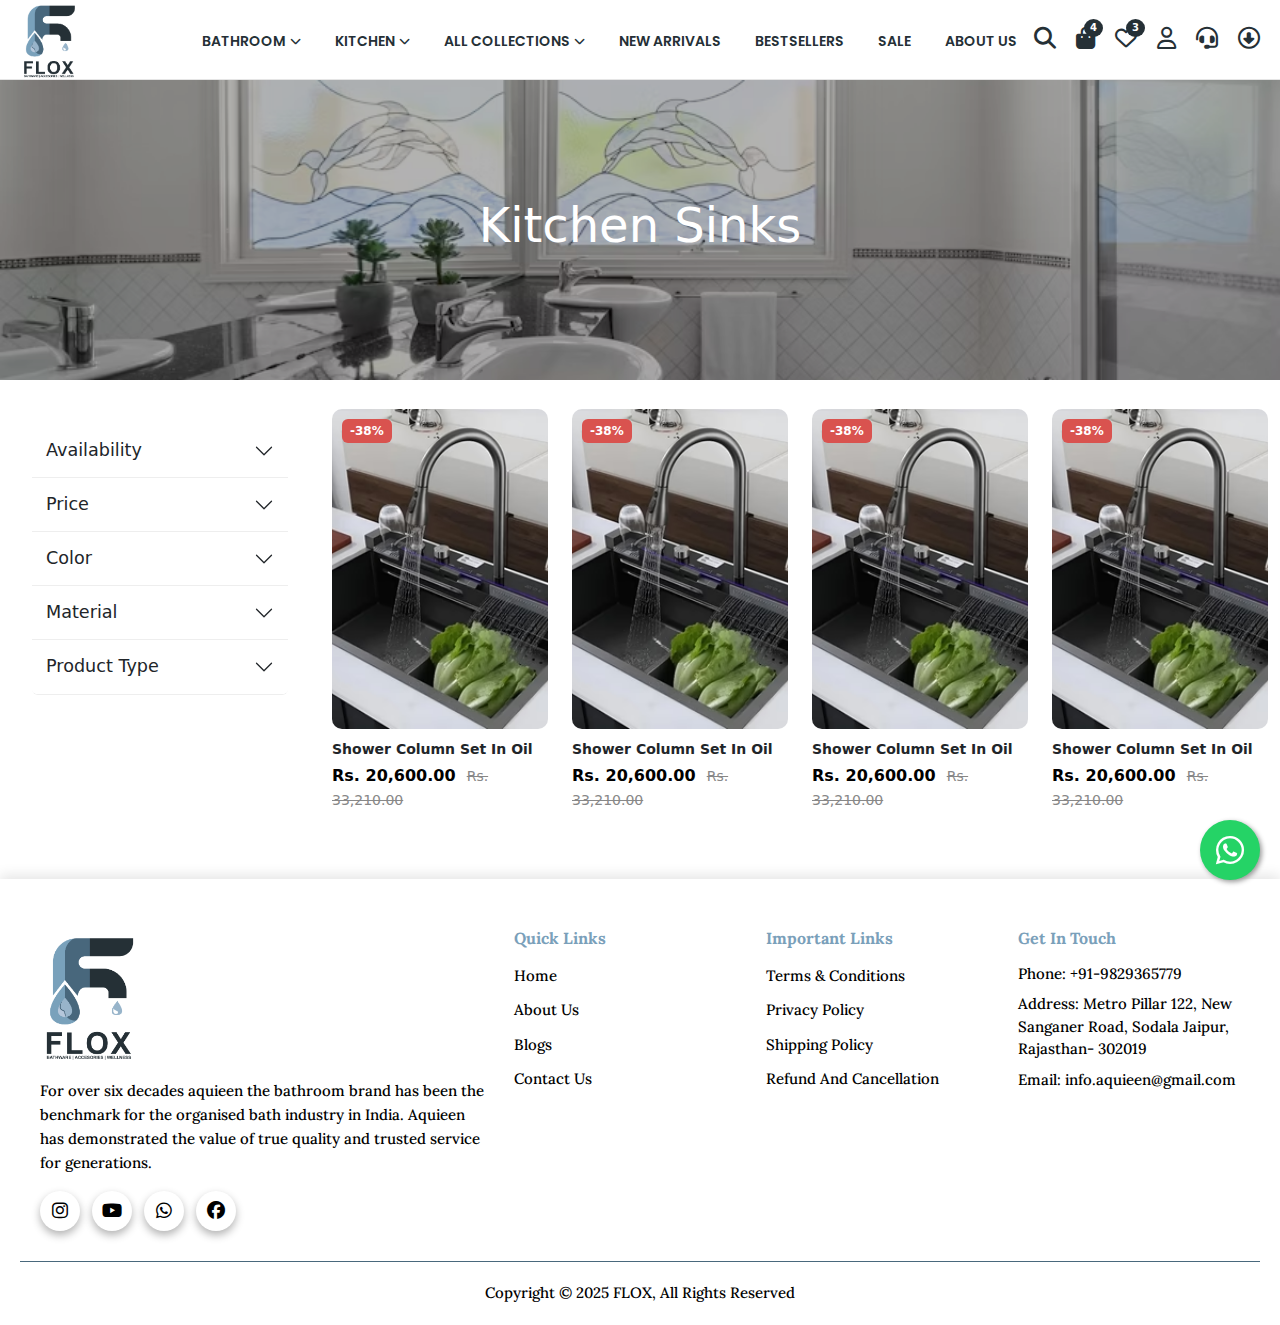
<file: products.html>
<!DOCTYPE html>
<html lang="en">

<head>
    <meta charset="UTF-8">
    <meta name="viewport" content="width=device-width, initial-scale=1.0">
    <title>Flox-Products</title>

    <!-- Bootstrap -->
    <link href="https://cdnjs.cloudflare.com/ajax/libs/bootstrap/5.3.0/css/bootstrap.min.css" rel="stylesheet">
    <!-- Swiper CSS -->
    <link rel="stylesheet" href="https://cdn.jsdelivr.net/npm/swiper@11/swiper-bundle.min.css" />
    <!-- Font Awesome -->
    <link rel="stylesheet" href="https://cdnjs.cloudflare.com/ajax/libs/font-awesome/6.5.0/css/all.min.css">
    <!-- Google Fonts -->
    <link href="https://fonts.googleapis.com/css2?family=Poppins:wght@300;400;500;600;700&display=swap"
        rel="stylesheet">
    <link href="https://fonts.googleapis.com/css2?family=Lora:wght@400;500;600;700&display=swap" rel="stylesheet">
    <!-- Custom css link  -->
    <link rel="stylesheet" href="style.css">
</head>

<body>

    <!-- ====== Header section start ====== -->

<header>
        <nav class="navbar navbar-expand-lg">
            <div class="container-fluid">
                <!-- Sidebar Toggle -->
                <button class="btn mobile-toggle" onclick="toggleSidebar()"><i class="fas fa-bars"></i></button>

                <!-- Logo -->
                <a class="navbar-brand mx-auto mx-lg-0 py-0" href="index.html">
                    <img src="Assets/logo.png" alt="Flox Logo">
                </a>

                <!-- Center Menu (Desktop) -->
                <div class="collapse navbar-collapse desktop-menu">
                    <ul class="navbar-nav ms-auto">
                        <!-- Bathroom Dropdown -->
                        <li class="nav-item dropdown position-static">
                            <a class="nav-link" href="#">Bathroom <i
                                    class="fa-solid fa-chevron-down dropdown-arrow"></i></a>
                            <div class="dropdown-menu">
                                <div class="bathroom-mega">
                                    <!-- Left Categories -->
                                    <div class="bathroom-categories">
                                        <a data-target="basin">Basin Area <i
                                                class="fa-solid fa-chevron-down dropdown-arrow"></i></a>
                                        <a data-target="shower">Shower & Bathing Area <i
                                                class="fa-solid fa-chevron-down dropdown-arrow"></i></a>
                                        <a data-target="toilet">Toilet Area <i
                                                class="fa-solid fa-chevron-down dropdown-arrow"></i></a>
                                        <a data-target="accessories">Accessories <i
                                                class="fa-solid fa-chevron-down dropdown-arrow"></i></a>
                                        <a data-target="others">Other Plumbing Items <i
                                                class="fa-solid fa-chevron-down dropdown-arrow"></i></a>
                                        <a data-target="others">Other Plumbing Items <i
                                                class="fa-solid fa-chevron-down dropdown-arrow"></i></a>
                                    </div>

                                    <!-- Right Content -->
                                    <div class="bathroom-content" id="basin">
                                        <div class="row">
                                            <div class="col-md-3">
                                                <div class="card"><img src="Assets/kitchen1.avif">
                                                    <p>Wash Basins</p>
                                                </div>
                                            </div>
                                            <div class="col-md-3">
                                                <div class="card"><img src="Assets/kitchen1.avif">
                                                    <p>Faucets</p>
                                                </div>
                                            </div>


                                        </div>
                                    </div>

                                    <div class="bathroom-content" id="shower">
                                        <div class="row">
                                            <div class="col-md-3">
                                                <div class="card"><img src="Assets/kitchen1.avif">
                                                    <p>Overhead Showers</p>
                                                </div>
                                            </div>
                                            <div class="col-md-3">
                                                <div class="card"><img src="Assets/kitchen1.avif">
                                                    <p>Shower Panels</p>
                                                </div>
                                            </div>




                                        </div>
                                    </div>

                                    <div class="bathroom-content" id="toilet">
                                        <div class="row">
                                            <div class="col-md-3">
                                                <div class="card"><img src="Assets/kitchen1.avif">
                                                    <p>Toilet Seats</p>
                                                </div>
                                            </div>
                                            <div class="col-md-3">
                                                <div class="card"><img src="Assets/kitchen1.avif">
                                                    <p>Toilet Seats</p>
                                                </div>
                                            </div>


                                        </div>
                                    </div>

                                    <div class="bathroom-content" id="accessories">
                                        <div class="row">
                                            <div class="col-md-3">
                                                <div class="card"><img src="Assets/kitchen1.avif">
                                                    <p>Soap Holders</p>
                                                </div>
                                            </div>
                                            <div class="col-md-3">
                                                <div class="card"><img src="Assets/kitchen1.avif">
                                                    <p>Soap Holders</p>
                                                </div>
                                            </div>

                                        </div>
                                    </div>

                                    <div class="bathroom-content" id="others">
                                        <div class="row">
                                            <div class="col-md-3">
                                                <div class="card"><img src="Assets/kitchen1.avif">
                                                    <p>Plumbing Items</p>
                                                </div>
                                            </div>
                                            <div class="col-md-3">
                                                <div class="card"><img src="Assets/kitchen1.avif">
                                                    <p>Plumbing Items</p>
                                                </div>
                                            </div>

                                        </div>
                                    </div>

                                </div>
                            </div>
                        </li>

                        <!-- Kitchen Dropdown -->
                        <li class="nav-item dropdown position-static">
                            <a class="nav-link" href="#">Kitchen <i
                                    class="fa-solid fa-chevron-down dropdown-arrow"></i></a>
                            <div class="dropdown-menu custom_dropdown">
                                <div class="container-fluid">
                                    <div class="row text-center">
                                        <div class="col-md-3">
                                            <a href="products.html">
                                                <div class="card border-0"><img src="Assets/kitchen1.avif">
                                                    <p>Kitchen Sinks</p>
                                                </div>
                                            </a>
                                        </div>
                                        <div class="col-md-3">
                                            <a href="products.html">
                                                <div class="card border-0"><img src="Assets/kitchen1.avif">
                                                    <p>Sink Faucets</p>
                                                </div>
                                            </a>
                                        </div>







                                    </div>
                                </div>
                            </div>
                        </li>

                        <!-- Other Menus -->
                        <li class="nav-item dropdown position-static">
                            <a class="nav-link" href="#">All Collections <i
                                    class="fa-solid fa-chevron-down dropdown-arrow"></i></a>
                            <div class="dropdown-menu custom_dropdown">
                                <div class="container-fluid">
                                    <div class="row text-center">
                                        <div class="col-md-3">
                                            <div class="card border-0"><img src="Assets/kitchen1.avif">
                                                <p>Kitchen Sinks</p>
                                            </div>
                                        </div>
                                        <div class="col-md-3">
                                            <div class="card border-0"><img src="Assets/kitchen1.avif">
                                                <p>Sink Faucets</p>
                                            </div>
                                        </div>



                                    </div>
                                </div>
                            </div>
                        </li>

                        <li class="nav-item"><a class="nav-link" href="#">New Arrivals</a></li>
                        <li class="nav-item"><a class="nav-link" href="#">Bestsellers</a></li>
                        <li class="nav-item"><a class="nav-link" href="#">Sale</a></li>
                        <li class="nav-item"><a class="nav-link" href="about.html">About Us</a></li>
                    </ul>
                </div>

                <!-- Right Icons -->
                <div class="icons d-flex align-items-center">
                    <div class="icon" data-tooltip="Search">
                        <i class="fas fa-search" onclick="toggleSearch()"></i>
                    </div>
                    <div class="icon cart" data-tooltip="My Cart">
                        <a href="cart.html"><i class="fas fa-shopping-bag bag_icon"></i> <span
                                class="badge">4</span></a>
                    </div>
                    <div class="icon wishlist" data-tooltip="Wishlist">
                        <a href="wishlist.html"> <i class="far fa-heart"></i>
                            <span class="badge">3</span></a>
                    </div>
                    <div class="icon" data-tooltip="Login">
                        <a href="login.html"> <i class="fa-regular fa-user"></i></a>
                    </div>
                    <div class="icon" data-tooltip="Contact Support">
                        <a href="contact.html"><i class="fa-solid fa-headset bag_icon"></i></a>
                    </div>
                    <div class="icon" data-tooltip="Download">
                        <i class="fa-regular fa-circle-down bag_icon"></i>
                    </div>
                </div>

            </div>
        </nav>

        <!-- Mobile Sidebar -->
        <div id="sidebar">
            <div class="sidebar-header d-flex justify-content-between align-items-center">
                <h4>MENU</h4>
                <i class="fas fa-times close-sidebar" onclick="toggleSidebar()"></i>
            </div>

            <div class="sidebar-content">
                <!-- Bathroom Menu -->
                <div class="mobile-dropdown">
                    <a href="#" onclick="openBathroomSidebar()">
                        Bathroom <i class="fa-solid fa-chevron-right"></i>
                    </a>
                </div>

                <!-- Kitchen -->
                <div class="mobile-dropdown">
                    <a href="#" onclick="openKitchenSidebar()">Kitchen <i class="fa-solid fa-chevron-right"></i></a>
                </div>

                <div class="mobile-dropdown">
                    <a href="#" onclick="openKitchenSidebar()">All Collections <i
                            class="fa-solid fa-chevron-right"></i></a>
                </div>
                <!-- Other Menus -->
                <a href="#">New Arrivals</a>
                <a href="#">Bestsellers</a>
                <a href="#">Sale</a>
                <a href="about.html">About Us</a>
                <a href="contact.html"><i class="fa-solid fa-headset me-3"></i> Contact Support</a>
                <a href="#"><i class="fa-regular fa-circle-down me-3"></i> Download Catalog</a>
            </div>
        </div>

        <!-- Kitchen Sidebar -->
        <div id="kitchenSidebar">
            <div class="sidebar-header d-flex justify-content-between align-items-center">
                <div class="d-flex align-items-center">
                    <i class="fas fa-arrow-left" onclick="closeKitchenSidebar()"
                        style="margin-right: 15px; cursor: pointer; color: #fff; font-size: 18px;"></i>
                    <h4>KITCHEN</h4>
                </div>
                <i class="fas fa-times close-sidebar" onclick="closeKitchenSidebar()"></i>
            </div>

            <div class="sidebar-content" style="padding: 20px;">
                <div class="row">
                    <div class="col-6">
                        <div class="card border-0" style="background: transparent;">
                            <a href="products.html"><img src="Assets/kitchen1.avif"
                                    style="width: 100%; margin-bottom: 10px;">
                                <p style="color: #000; font-weight: 600; font-size: 14px; text-align: center;">Kitchen
                                    Sinks
                                </p>
                            </a>
                        </div>
                    </div>
                    <div class="col-6">
                        <div class="card border-0" style="background: transparent;">
                            <a href="products.html"><img src="Assets/kitchen1.avif"
                                    style="width: 100%; margin-bottom: 10px;">
                                <p style="color: #000; font-weight: 600; font-size: 14px; text-align: center;">Kitchen
                                    Sinks
                                </p>
                            </a>
                        </div>
                    </div>



                </div>
            </div>
        </div>

        <!-- Bathroom Sidebar -->
        <div id="bathroomSidebar">
            <div class="sidebar-header d-flex justify-content-between align-items-center">
                <div class="d-flex align-items-center">
                    <i class="fas fa-arrow-left" onclick="closeBathroomSidebar()"
                        style="margin-right: 15px; cursor: pointer; color: #fff; font-size: 18px;"></i>
                    <h4>BATHROOM</h4>
                </div>
                <i class="fas fa-times close-sidebar" onclick="closeBathroomSidebar()"></i>
            </div>

            <div class="sidebar-content">
                <!-- Basin Area -->
                <div class="bathroom-sidebar-category">
                    <a href="#" onclick="toggleBathroomCategory(event, 'basin-cards')">
                        Basin Area <i class="fa-solid fa-chevron-down dropdown-arrow"></i>
                    </a>
                    <div id="basin-cards" class="bathroom-cards-content">
                        <div class="row">
                            <div class="col-6">
                                <div class="card">
                                    <img src="Assets/kitchen1.avif">
                                    <p>Bathroom Combos</p>
                                </div>
                            </div>
                            <div class="col-6">
                                <div class="card">
                                    <img src="Assets/kitchen1.avif">
                                    <p>Bathroom Combos</p>
                                </div>
                            </div>

                        </div>
                    </div>
                </div>

                <!-- Other Plumbing Items -->
                <div class="bathroom-sidebar-category">
                    <a href="#" onclick="toggleBathroomCategory(event, 'others-cards')">
                        Other Plumbing Items <i class="fa-solid fa-chevron-down dropdown-arrow"></i>
                    </a>
                    <div id="others-cards" class="bathroom-cards-content">
                        <div class="row">
                            <div class="col-6">
                                <div class="card">
                                    <img src="Assets/kitchen1.avif">
                                    <p>Plumbing Items</p>
                                </div>
                            </div>
                            <div class="col-6">
                                <div class="card">
                                    <img src="Assets/kitchen1.avif">
                                    <p>Plumbing Items</p>
                                </div>
                            </div>

                        </div>
                    </div>
                </div>
            </div>
        </div>



        <!-- Mobile Bottom Navigation -->
        <div class="mobile-bottom-nav">
            <a href="index.html" data-nav="home">
                <i class="fas fa-home"></i>
                <span>Home</span>
            </a>
            <a href="products.html" data-nav="shop" class="active">
                <i class="fas fa-store"></i>
                <span>Shop</span>
            </a>
            <a href="wishlist.html" data-nav="wishlist" class="wishlist">
                <i class="fa fa-heart"></i>
                <span class="badge">4</span>
                <span>Wishlist</span>
            </a>
            <a href="cart.html" data-nav="cart" class="cart">
                <i class="fas fa-shopping-bag"></i>
                <span class="badge">3</span>
                <span>Cart</span>
            </a>
            <a href="login.html" data-nav="account">
                <i class="fas fa-user"></i>
                <span>Account</span>
            </a>
        </div>

        <!-- Search Bar -->
        <div id="searchBar">
            <span class="close-btn" onclick="toggleSearch()">&times;</span>
            <h2>Search Our Site</h2>
            <input id="searchInput" type="text" placeholder="Search..." onkeyup="showSuggestions(this.value)">

            <!-- ✅ Recent Searches -->
            <div class="quick-search">
                <span>Recent Searches:</span>
                <div id="recentSearches"></div>
            </div>

            <!-- 🔥 Suggestions will appear here -->
            <div id="searchSuggestions" class="suggestion-results"></div>
        </div>


    </header>

    <!-- ====== Header section end ====== -->


    <!-- ====== About page start ======  -->

    <section class="about-banner"
        style=" background: url('Assets/about_us_banner.avif') no-repeat center center/cover;">
        <h1>Kitchen Sinks</h1>
    </section>





    <section class="product_filter">
        <div class="container-fluid mt-4">
            <div class="row">

                <!-- FILTER BUTTON (visible only on mobile/tablet) -->
                <div class="d-lg-none text-end mb-3">
                    <button class="btn btn-dark" data-bs-toggle="offcanvas" data-bs-target="#filterSidebar">
                        <i class="fa fa-filter"></i> Filters
                    </button>
                </div>


                <!-- LEFT SIDE FILTERS (desktop only) -->
                <div class="col-lg-3 d-none d-md-block">
                    <div class="filter-section">
                        <div class="accordion" id="filterAccordion">
                            <!-- Availability -->
                            <div class="accordion-item">
                                <h2 class="accordion-header">
                                    <button class="accordion-button collapsed" type="button" data-bs-toggle="collapse"
                                        data-bs-target="#availability">Availability</button>
                                </h2>
                                <div id="availability" class="accordion-collapse collapse">
                                    <div class="accordion-body">
                                        <div class="form-check">
                                            <input class="form-check-input" type="radio" name="availability"
                                                id="inStock">
                                            <label class="form-check-label" for="inStock">In Stock</label>
                                        </div>
                                        <div class="form-check">
                                            <input class="form-check-input" type="radio" name="availability"
                                                id="outStock">
                                            <label class="form-check-label" for="outStock">Out of Stock</label>
                                        </div>
                                    </div>
                                </div>
                            </div>
                            <!-- Price -->
                            <div class="accordion-item">
                                <h2 class="accordion-header">
                                    <button class="accordion-button collapsed" type="button" data-bs-toggle="collapse"
                                        data-bs-target="#price">Price</button>
                                </h2>
                                <div id="price" class="accordion-collapse collapse">
                                    <div class="accordion-body">
                                        <input type="range" class="form-range" min="0" max="15000" step="500">
                                        <p>Rs. 0 - Rs. 12,920</p>
                                    </div>
                                </div>
                            </div>
                            <!-- Color -->
                            <div class="accordion-item">
                                <h2 class="accordion-header">
                                    <button class="accordion-button collapsed" type="button" data-bs-toggle="collapse"
                                        data-bs-target="#color">Color</button>
                                </h2>
                                <div id="color" class="accordion-collapse collapse">
                                    <div class="accordion-body color-filter">
                                        <label class="color-option"><input type="checkbox"><span class="color-circle"
                                                style="background:#000;"></span></label>
                                        <label class="color-option"><input type="checkbox"><span class="color-circle"
                                                style="background:#fff; border:1px solid #ccc;"></span></label>
                                        <label class="color-option"><input type="checkbox"><span class="color-circle"
                                                style="background:#e63946;"></span></label>
                                        <label class="color-option"><input type="checkbox"><span class="color-circle"
                                                style="background:#1d4ed8;"></span></label>
                                        <label class="color-option"><input type="checkbox"><span class="color-circle"
                                                style="background:#16a34a;"></span></label>
                                    </div>
                                </div>
                            </div>
                            <!-- Material -->
                            <div class="accordion-item">
                                <h2 class="accordion-header">
                                    <button class="accordion-button collapsed" type="button" data-bs-toggle="collapse"
                                        data-bs-target="#material">Material</button>
                                </h2>
                                <div id="material" class="accordion-collapse collapse">
                                    <div class="accordion-body">
                                        <div class="form-check">
                                            <input class="form-check-input" type="checkbox" id="steel">
                                            <label class="form-check-label" for="steel">Stainless Steel</label>
                                        </div>
                                    </div>
                                </div>
                            </div>
                            <!-- Product Type -->
                            <div class="accordion-item">
                                <h2 class="accordion-header">
                                    <button class="accordion-button collapsed" type="button" data-bs-toggle="collapse"
                                        data-bs-target="#productType">Product Type</button>
                                </h2>
                                <div id="productType" class="accordion-collapse collapse">
                                    <div class="accordion-body">
                                        <div class="form-check">
                                            <input class="form-check-input" type="checkbox" id="kitchenSink">
                                            <label class="form-check-label" for="kitchenSink">Kitchen Sink</label>
                                        </div>
                                    </div>
                                </div>
                            </div>
                        </div><!-- accordion end -->
                    </div>
                </div>


                <!-- PRODUCTS -->
                <div class="col-lg-9">
                    <div class="row">
                        <!-- Product 1 -->
                        <div class="col-lg-3 col-md-4 col-sm-6 col-6">
                            <div class="product-card">
                                <a href="product_details.html">
                                    <div class="product-image">
                                        <span class="discount-badge">-38%</span>
                                        <img src="Assets/kitchen1.avif" alt="Product" class="main-img">
                                        <img src="Assets/kitchen2.webp" alt="Product Hover" class="hover-img">

                                        <!-- Hover Icons -->
                                        <div class="hover-icons">
                                            <button data-tooltip="Add to Cart"><i
                                                    class="fa fa-shopping-bag"></i></button>
                                            <button data-tooltip="Wishlist"><i class="fa fa-heart"></i></button>
                                        </div>
                                    </div>
                                    <div class="product-info">
                                        <h6>Shower Column Set In Oil</h6>
                                        <span class="price">Rs. 20,600.00</span>
                                        <span class="old-price">Rs. 33,210.00</span>
                                    </div>
                                </a>
                            </div>
                        </div>

                        <!-- Repeat same col for other products -->
                        <div class="col-lg-3 col-md-4 col-sm-6 col-6">
                            <div class="product-card">
                                <a href="product_details.html">
                                    <div class="product-image">
                                        <span class="discount-badge">-38%</span>
                                        <img src="Assets/kitchen1.avif" alt="Product" class="main-img">
                                        <img src="Assets/kitchen2.webp" alt="Product Hover" class="hover-img">

                                        <!-- Hover Icons -->
                                        <div class="hover-icons">
                                            <button data-tooltip="Add to Cart"><i
                                                    class="fa fa-shopping-bag"></i></button>
                                            <button data-tooltip="Wishlist"><i class="fa fa-heart"></i></button>
                                        </div>
                                    </div>
                                    <div class="product-info">
                                        <h6>Shower Column Set In Oil</h6>
                                        <span class="price">Rs. 20,600.00</span>
                                        <span class="old-price">Rs. 33,210.00</span>
                                    </div>
                                </a>
                            </div>
                        </div>
                        <div class="col-lg-3 col-md-4 col-sm-6 col-6">
                            <div class="product-card">
                                <a href="product_details.html">
                                    <div class="product-image">
                                        <span class="discount-badge">-38%</span>
                                        <img src="Assets/kitchen1.avif" alt="Product" class="main-img">
                                        <img src="Assets/kitchen2.webp" alt="Product Hover" class="hover-img">

                                        <!-- Hover Icons -->
                                        <div class="hover-icons">
                                            <button data-tooltip="Add to Cart"><i
                                                    class="fa fa-shopping-bag"></i></button>
                                            <button data-tooltip="Wishlist"><i class="fa fa-heart"></i></button>
                                        </div>
                                    </div>
                                    <div class="product-info">
                                        <h6>Shower Column Set In Oil</h6>
                                        <span class="price">Rs. 20,600.00</span>
                                        <span class="old-price">Rs. 33,210.00</span>
                                    </div>
                                </a>
                            </div>
                        </div>
                        <div class="col-lg-3 col-md-4 col-sm-6 col-6">
                            <div class="product-card">
                                <a href="product_details.html">
                                    <div class="product-image">
                                        <span class="discount-badge">-38%</span>
                                        <img src="Assets/kitchen1.avif" alt="Product" class="main-img">
                                        <img src="Assets/kitchen2.webp" alt="Product Hover" class="hover-img">

                                        <!-- Hover Icons -->
                                        <div class="hover-icons">
                                            <button data-tooltip="Add to Cart"><i
                                                    class="fa fa-shopping-bag"></i></button>
                                            <button data-tooltip="Wishlist"><i class="fa fa-heart"></i></button>
                                        </div>
                                    </div>
                                    <div class="product-info">
                                        <h6>Shower Column Set In Oil</h6>
                                        <span class="price">Rs. 20,600.00</span>
                                        <span class="old-price">Rs. 33,210.00</span>
                                    </div>
                                </a>
                            </div>
                        </div>
                    </div>
                </div>


            </div>
        </div>

        <!-- OFFCANVAS FILTER (for mobile/tablet) -->
        <div class="offcanvas offcanvas-start" tabindex="-1" id="filterSidebar">
            <div class="offcanvas-header">
                <h5 class="offcanvas-title">Filter</h5>
                <button type="button" class="btn-close" data-bs-dismiss="offcanvas"></button>
            </div>
            <div class="offcanvas-body">
                <!-- SAME FILTER ACCORDION CODE HERE (copy from desktop sidebar) -->
                <div class="accordion" id="filterAccordionMobile">
                    <!-- Availability -->
                    <div class="accordion-item">
                        <h2 class="accordion-header">
                            <button class="accordion-button collapsed" type="button" data-bs-toggle="collapse"
                                data-bs-target="#availability">Availability</button>
                        </h2>
                        <div id="availability" class="accordion-collapse collapse">
                            <div class="accordion-body">
                                <div class="form-check">
                                    <input class="form-check-input" type="radio" name="availability" id="inStock">
                                    <label class="form-check-label" for="inStock">In Stock</label>
                                </div>
                                <div class="form-check">
                                    <input class="form-check-input" type="radio" name="availability" id="outStock">
                                    <label class="form-check-label" for="outStock">Out of Stock</label>
                                </div>
                            </div>
                        </div>
                    </div>
                    <!-- Price -->
                    <div class="accordion-item">
                        <h2 class="accordion-header">
                            <button class="accordion-button collapsed" type="button" data-bs-toggle="collapse"
                                data-bs-target="#price">Price</button>
                        </h2>
                        <div id="price" class="accordion-collapse collapse">
                            <div class="accordion-body">
                                <input type="range" class="form-range" min="0" max="15000" step="500">
                                <p>Rs. 0 - Rs. 12,920</p>
                            </div>
                        </div>
                    </div>
                    <!-- Color -->
                    <div class="accordion-item">
                        <h2 class="accordion-header">
                            <button class="accordion-button collapsed" type="button" data-bs-toggle="collapse"
                                data-bs-target="#color">Color</button>
                        </h2>
                        <div id="color" class="accordion-collapse collapse">
                            <div class="accordion-body color-filter">
                                <label class="color-option"><input type="checkbox"><span class="color-circle"
                                        style="background:#000;"></span></label>
                                <label class="color-option"><input type="checkbox"><span class="color-circle"
                                        style="background:#fff; border:1px solid #ccc;"></span></label>
                                <label class="color-option"><input type="checkbox"><span class="color-circle"
                                        style="background:#e63946;"></span></label>
                                <label class="color-option"><input type="checkbox"><span class="color-circle"
                                        style="background:#1d4ed8;"></span></label>
                                <label class="color-option"><input type="checkbox"><span class="color-circle"
                                        style="background:#16a34a;"></span></label>
                            </div>
                        </div>
                    </div>
                    <!-- Material -->
                    <div class="accordion-item">
                        <h2 class="accordion-header">
                            <button class="accordion-button collapsed" type="button" data-bs-toggle="collapse"
                                data-bs-target="#material">Material</button>
                        </h2>
                        <div id="material" class="accordion-collapse collapse">
                            <div class="accordion-body">
                                <div class="form-check">
                                    <input class="form-check-input" type="checkbox" id="steel">
                                    <label class="form-check-label" for="steel">Stainless Steel</label>
                                </div>
                            </div>
                        </div>
                    </div>
                    <!-- Product Type -->
                    <div class="accordion-item">
                        <h2 class="accordion-header">
                            <button class="accordion-button collapsed" type="button" data-bs-toggle="collapse"
                                data-bs-target="#productType">Product Type</button>
                        </h2>
                        <div id="productType" class="accordion-collapse collapse">
                            <div class="accordion-body">
                                <div class="form-check">
                                    <input class="form-check-input" type="checkbox" id="kitchenSink">
                                    <label class="form-check-label" for="kitchenSink">Kitchen Sink</label>
                                </div>
                            </div>
                        </div>
                    </div>
                </div>
            </div>
        </div>
    </section>






    <!-- ====== Footer section start ====== -->

    <footer>
        <div class="footer-container">

            <!-- Logo + About -->
            <div class="footer-logo">
                <img src="Assets/logo.png" alt="Aquieen Logo">
                <p>
                    For over six decades aquieen the bathroom brand has been the benchmark
                    for the organised bath industry in India. Aquieen has demonstrated
                    the value of true quality and trusted service for generations.
                </p>
                <div class="social-icons">
                    <a href="#"><i class="fab fa-instagram"></i></a>
                    <a href="#"><i class="fab fa-youtube"></i></a>
                    <a href="#"><i class="fab fa-whatsapp"></i></a>
                    <a href="#"><i class="fab fa-facebook"></i></a>
                </div>
            </div>

            <!-- Quick Links -->
            <div class="footer-links">
                <h3>Quick Links</h3>
                <ul>
                    <li><a href="index.html">Home</a></li>
                    <li><a href="about.html">About Us</a></li>
                    <li><a href="#">Blogs</a></li>
                    <li><a href="#">Contact Us</a></li>
                </ul>
            </div>

            <!-- Important Links -->
            <div class="footer-links">
                <h3>Important Links</h3>
                <ul>
                    <li><a href="#">Terms & Conditions</a></li>
                    <li><a href="#">Privacy Policy</a></li>
                    <li><a href="#">Shipping Policy</a></li>
                    <li><a href="#">Refund And Cancellation</a></li>
                </ul>
            </div>

            <!-- Get In Touch -->
            <div class="footer-contact">
                <h3>Get In Touch</h3>
                <p>Phone: <a href="tel:+919829365779">+91-9829365779</a></p>
                <p>Address: Metro Pillar 122, New Sanganer Road, Sodala Jaipur, Rajasthan- 302019</p>
                <p>Email: <a href="mailto:info.aquieen@gmail.com">info.aquieen@gmail.com</a></p>
            </div>

        </div>

        <!-- Bottom -->
        <div class="footer-bottom">
            Copyright © 2025 FLOX, All Rights Reserved
        </div>
    </footer>

    <!-- ====== Footer section end ====== -->




    <!-- WhatsApp Floating Button -->

    <a href="https://wa.me/917734981050" class="whatsapp-float" target="_blank">
        <i class="fab fa-whatsapp"></i>
    </a>



    <!-- Bootstrap -->
    <script src="https://cdnjs.cloudflare.com/ajax/libs/bootstrap/5.3.0/js/bootstrap.bundle.min.js"></script>
    <!-- Swiper JS -->
    <script src="https://cdn.jsdelivr.net/npm/swiper@11/swiper-bundle.min.js"></script>
    <script src="main.js"></script>
</body>

</html>
</file>
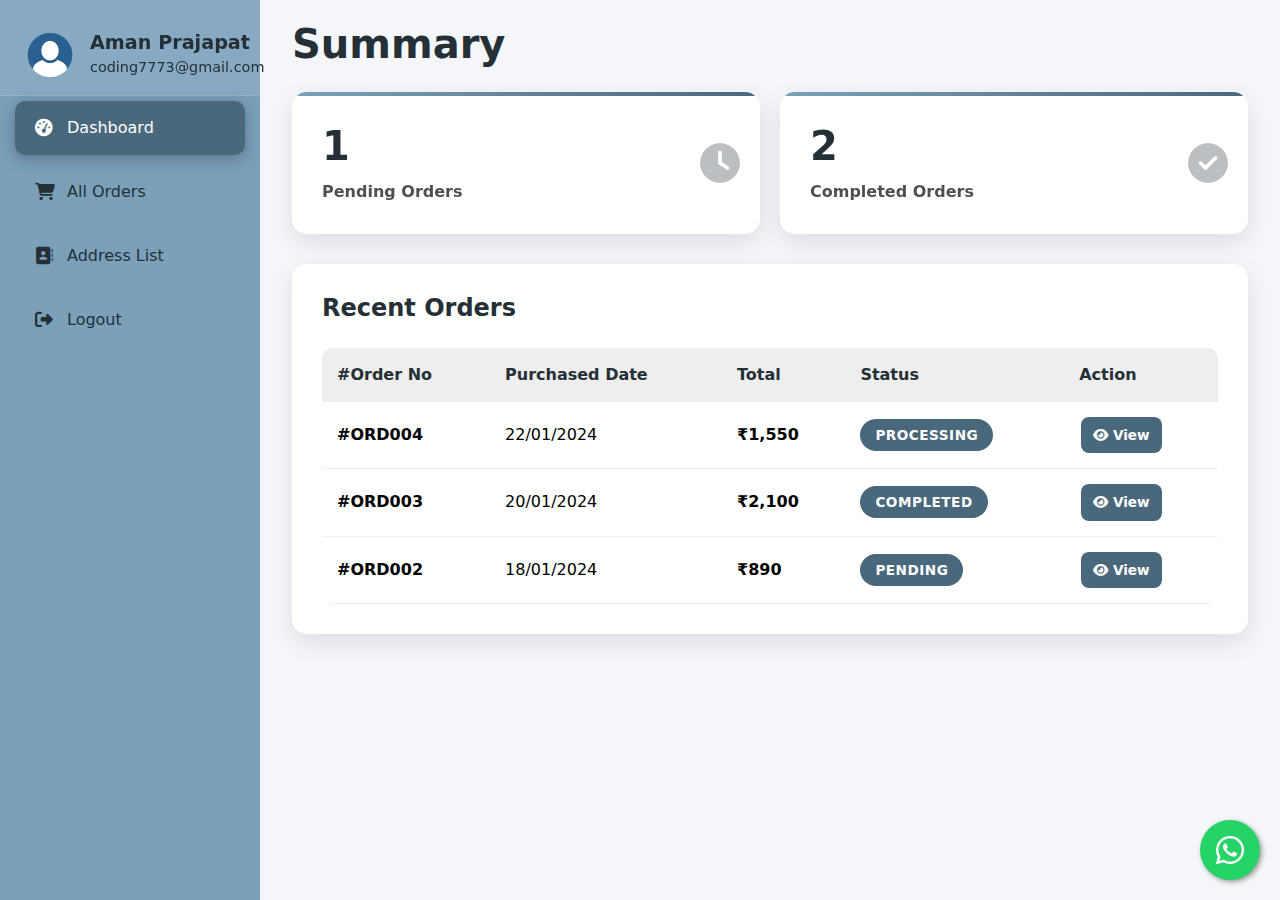
<file: profile.html>
<!DOCTYPE html>
<html lang="en">

<head>
    <meta charset="UTF-8">
    <meta name="viewport" content="width=device-width, initial-scale=1.0">
    <title>Flox-Profile</title>

    <!-- Bootstrap -->
    <link href="https://cdnjs.cloudflare.com/ajax/libs/bootstrap/5.3.0/css/bootstrap.min.css" rel="stylesheet">
    <!-- Swiper CSS -->
    <link rel="stylesheet" href="https://cdn.jsdelivr.net/npm/swiper@11/swiper-bundle.min.css" />
    <!-- Font Awesome -->
    <link rel="stylesheet" href="https://cdnjs.cloudflare.com/ajax/libs/font-awesome/6.5.0/css/all.min.css">
    <!-- Google Fonts -->
    <link href="https://fonts.googleapis.com/css2?family=Poppins:wght@300;400;500;600;700&display=swap"
        rel="stylesheet">
    <link href="https://fonts.googleapis.com/css2?family=Lora:wght@400;500;600;700&display=swap" rel="stylesheet">
    <!-- Custom css link  -->
    <link rel="stylesheet" href="style.css">
</head>

<body>


    <section class="dashboard-container">
        <!-- Toggle Button -->


        <!-- Backdrop -->
        <div class="dash-backdrop" id="dashBackdrop"></div>

        <!-- Sidebar -->
        <aside class="dash-sidebar" id="dashSidebar" aria-label="Sidebar">
            <div class="dash-sidebar-header">
                <div class="profile-info">
                    <img src="Assets/testi_profile.png" alt="Profile Image" class="profile-img">
                    <div class="profile-text">
                        <h4>Aman Prajapat</h4>
                        <p>coding7773@gmail.com</p>
                    </div>
                </div>
                <button class="dash-close-btn" aria-label="Close sidebar">
                    <i class="fas fa-times"></i>
                </button>
            </div>

            <ul class="nav flex-column">
                <li class="nav-item">
                    <div class="nav-link active" data-section="dashboard" aria-current="page">
                        <i class="fas fa-tachometer-alt"></i> Dashboard
                    </div>
                </li>
                <li class="nav-item">
                    <div class="nav-link" data-section="orders">
                        <i class="fas fa-shopping-cart"></i> All Orders
                    </div>
                </li>
                <li class="nav-item">
                    <div class="nav-link" data-section="address">
                        <i class="fas fa-address-book"></i> Address List
                    </div>
                </li>
                <li class="nav-item">
                    <div class="nav-link" data-section="logout">
                        <i class="fas fa-sign-out-alt"></i> Logout
                    </div>
                </li>
            </ul>
        </aside>

        <!-- Main Content -->
        <main class="dash-main-content">
            <div class="container-fluid">
                <!-- Dashboard Section -->

                <!-- Mobile Header (only for small screens) -->
                <div class="dash-mobile-header">
                    <button class="dash-toggle-btn" id="dashToggleBtn" aria-label="Toggle sidebar">
                        <i class="fas fa-bars"></i>
                    </button>
                    <h1 class="mobile-section-heading"><a href="index.html">Summary</a></h1>
                </div>

                <div class="content-section active" id="dashboard">
                    <h1 class="section-heading"><a href="index.html">Summary</a></h1>
                    <div class="summary-cards">
                        <div class="summary-card pending-card">
                            <h2 id="pendingOrdersCount">0</h2>
                            <p>Pending Orders</p>
                            <i class="fas fa-clock card-icon"></i>
                        </div>
                        <div class="summary-card completed-card">
                            <h2 id="completedOrdersCount">0</h2>
                            <p>Completed Orders</p>
                            <i class="fas fa-check-circle card-icon"></i>
                        </div>
                    </div>

                    <div class="section-container">
                        <h3 class="section-title">Recent Orders</h3>
                        <div class="table-responsive">
                            <table class="table">
                                <thead>
                                    <tr>
                                        <th scope="col">#Order No</th>
                                        <th scope="col">Purchased Date</th>
                                        <th scope="col">Total</th>
                                        <th scope="col">Status</th>
                                        <th scope="col">Action</th>
                                    </tr>
                                </thead>
                                <tbody id="recentOrdersTableBody">
                                    <!-- Filled by JS -->
                                </tbody>
                            </table>
                        </div>
                    </div>
                </div>

                <!-- All Orders Section -->
                <div class="content-section" id="orders">
                    <h1 class="section-heading">My Orders List</h1>
                    <div class="section-container">
                        <div class="search-filter-bar">
                            <input type="text" class="search-input" placeholder="Search Order No" id="orderSearch"
                                aria-label="Search orders by order number">
                            <select class="filter-select" id="orderFilter" aria-label="Filter orders by status">
                                <option value="all">All</option>
                                <option value="pending">Pending</option>
                                <option value="completed">Completed</option>
                                <option value="processing">Processing</option>
                            </select>
                        </div>
                        <div class="table-responsive">
                            <table class="table">
                                <thead>
                                    <tr>
                                        <th scope="col">#Order No</th>
                                        <th scope="col">Purchased Date</th>
                                        <th scope="col">Total</th>
                                        <th scope="col">Status</th>
                                        <th scope="col">Action</th>
                                    </tr>
                                </thead>
                                <tbody id="ordersTableBody">
                                    <!-- Filled by JS -->
                                </tbody>
                            </table>
                        </div>
                    </div>
                </div>

                <!-- Address List Section -->
                <div class="content-section" id="address">
                    <h1 class="section-heading">Address List</h1>
                    <div class="section-container">
                        <div class="address-card primary">
                            <div class="address-type primary">Primary</div>
                            <div class="address-name">Home</div>
                            <div class="address-details">
                                Aman Prajapat<br>
                                123, Gandhi Nagar, Sector 4<br>
                                Jaipur, Rajasthan - 302015<br>
                                Phone: +91 9876543210
                            </div>
                            <div class="address-actions">
                                <button class="action-btn btn-view" aria-label="View home address"><i
                                        class="fas fa-eye"></i> View</button>
                            </div>
                        </div>

                        <div class="address-card">
                            <div class="address-type">Secondary</div>
                            <div class="address-name">Office</div>
                            <div class="address-details">
                                Aman Prajapat<br>
                                456, Tech Park, C-Scheme<br>
                                Jaipur, Rajasthan - 302001<br>
                                Phone: +91 9876543210
                            </div>
                            <div class="address-actions">
                                <button class="action-btn btn-view" aria-label="View office address"><i
                                        class="fas fa-eye"></i> View</button>
                            </div>
                        </div>

                        <div class="address-card">
                            <div class="address-type">Other</div>
                            <div class="address-name">Parents House</div>
                            <div class="address-details">
                                Rajesh Prajapat<br>
                                789, Old City, Chaura Rasta<br>
                                Jaipur, Rajasthan - 302003<br>
                                Phone: +91 9123456780
                            </div>
                            <div class="address-actions">
                                <button class="action-btn btn-view" aria-label="View parents house address"><i
                                        class="fas fa-eye"></i> View</button>
                            </div>
                        </div>
                    </div>
                </div>

                <!-- Logout Section -->
                <div class="content-section" id="logout">
                    <h1 class="section-heading">Logout</h1>
                    <div class="section-container">
                        <div class="logout-container">
                            <i class="fas fa-sign-out-alt logout-icon"></i>
                            <div class="logout-message">You have been logged out successfully.</div>
                            <div class="logout-submessage">
                                Redirecting to login page in <span class="redirect-timer" id="countdown">5</span>
                                seconds...
                            </div>
                            <button class="cancel-logout-btn" id="cancelLogout"
                                aria-label="Cancel logout">Cancel</button>
                        </div>
                    </div>
                </div>

            </div>
        </main>
    </section>




    <!-- WhatsApp Floating Button -->

    <a href="https://wa.me/917734981050" class="whatsapp-float" target="_blank">
        <i class="fab fa-whatsapp"></i>
    </a>

    <!-- Bootstrap -->
    <script src="https://cdnjs.cloudflare.com/ajax/libs/bootstrap/5.3.0/js/bootstrap.bundle.min.js"></script>
    <!-- Swiper JS -->
    <script src="https://cdn.jsdelivr.net/npm/swiper@11/swiper-bundle.min.js"></script>
    <script src="main.js"></script>
</body>

</html>
</file>
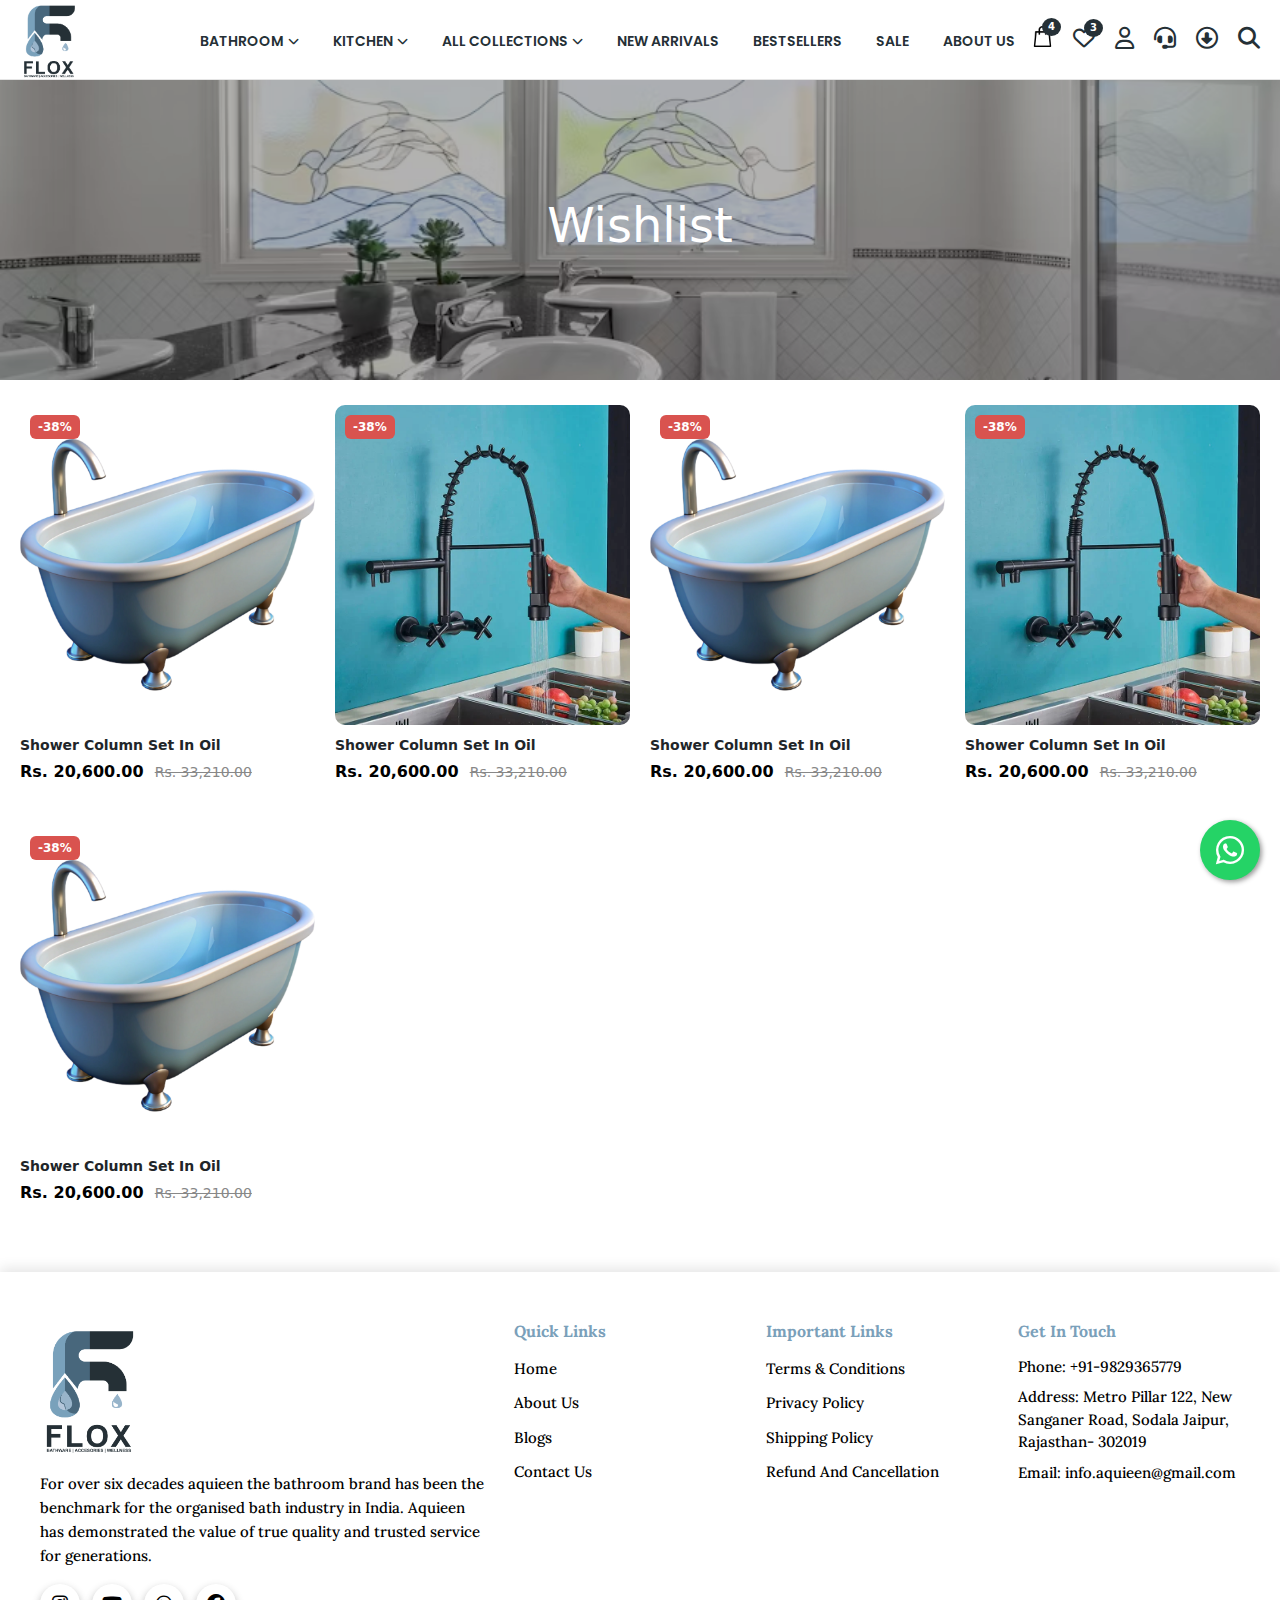
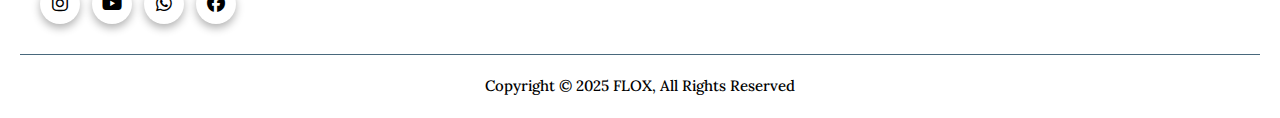
<file: wishlist.html>
<!DOCTYPE html>
<html lang="en">

<head>
    <meta charset="UTF-8">
    <meta name="viewport" content="width=device-width, initial-scale=1.0">
    <title>Flox-Wishlist</title>

    <!-- Bootstrap -->
    <link href="https://cdnjs.cloudflare.com/ajax/libs/bootstrap/5.3.0/css/bootstrap.min.css" rel="stylesheet">
    <!-- Swiper CSS -->
    <link rel="stylesheet" href="https://cdn.jsdelivr.net/npm/swiper@11/swiper-bundle.min.css" />
    <!-- Font Awesome -->
    <link rel="stylesheet" href="https://cdnjs.cloudflare.com/ajax/libs/font-awesome/6.5.0/css/all.min.css">
    <!-- Google Fonts -->
    <link href="https://fonts.googleapis.com/css2?family=Poppins:wght@300;400;500;600;700&display=swap"
        rel="stylesheet">
    <link href="https://fonts.googleapis.com/css2?family=Lora:wght@400;500;600;700&display=swap" rel="stylesheet">
    <!-- Custom css link  -->
    <link rel="stylesheet" href="style.css">
</head>

<body>

    <!-- ====== Header section start ====== -->

 <header>
        <nav class="navbar navbar-expand-lg">
            <div class="container-fluid">
                <!-- Sidebar Toggle -->
                <button class="btn mobile-toggle" onclick="toggleSidebar()"><i class="fas fa-bars"></i></button>

                <!-- Logo -->
                <a class="navbar-brand mx-auto mx-lg-0 py-0" href="index.html">
                    <img src="Assets/logo.png" alt="Flox Logo">
                </a>

                <!-- Center Menu (Desktop) -->
                <div class="collapse navbar-collapse desktop-menu">
                    <ul class="navbar-nav ms-auto">
                        <!-- Bathroom Dropdown -->
                        <li class="nav-item dropdown position-static">
                            <a class="nav-link" href="#">Bathroom <i
                                    class="fa-solid fa-chevron-down dropdown-arrow"></i></a>
                            <div class="dropdown-menu">
                                <div class="bathroom-mega">
                                    <!-- Left Categories -->
                                    <div class="bathroom-categories">
                                        <a data-target="basin">Basin Area <i
                                                class="fa-solid fa-chevron-down dropdown-arrow"></i></a>
                                        <a data-target="shower">Shower & Bathing Area <i
                                                class="fa-solid fa-chevron-down dropdown-arrow"></i></a>
                                        <a data-target="toilet">Toilet Area <i
                                                class="fa-solid fa-chevron-down dropdown-arrow"></i></a>
                                        <a data-target="accessories">Accessories <i
                                                class="fa-solid fa-chevron-down dropdown-arrow"></i></a>
                                        <a data-target="others">Other Plumbing Items <i
                                                class="fa-solid fa-chevron-down dropdown-arrow"></i></a>
                                        <a data-target="others">Other Plumbing Items <i
                                                class="fa-solid fa-chevron-down dropdown-arrow"></i></a>
                                    </div>

                                    <!-- Right Content -->
                                    <div class="bathroom-content" id="basin">
                                        <div class="row">
                                            <div class="col-md-3">
                                                <div class="card"><img src="Assets/kitchen1.avif">
                                                    <p>Wash Basins</p>
                                                </div>
                                            </div>
                                            <div class="col-md-3">
                                                <div class="card"><img src="Assets/kitchen1.avif">
                                                    <p>Faucets</p>
                                                </div>
                                            </div>


                                        </div>
                                    </div>

                                    <div class="bathroom-content" id="shower">
                                        <div class="row">
                                            <div class="col-md-3">
                                                <div class="card"><img src="Assets/kitchen1.avif">
                                                    <p>Overhead Showers</p>
                                                </div>
                                            </div>
                                            <div class="col-md-3">
                                                <div class="card"><img src="Assets/kitchen1.avif">
                                                    <p>Shower Panels</p>
                                                </div>
                                            </div>




                                        </div>
                                    </div>

                                    <div class="bathroom-content" id="toilet">
                                        <div class="row">
                                            <div class="col-md-3">
                                                <div class="card"><img src="Assets/kitchen1.avif">
                                                    <p>Toilet Seats</p>
                                                </div>
                                            </div>
                                            <div class="col-md-3">
                                                <div class="card"><img src="Assets/kitchen1.avif">
                                                    <p>Toilet Seats</p>
                                                </div>
                                            </div>


                                        </div>
                                    </div>

                                    <div class="bathroom-content" id="accessories">
                                        <div class="row">
                                            <div class="col-md-3">
                                                <div class="card"><img src="Assets/kitchen1.avif">
                                                    <p>Soap Holders</p>
                                                </div>
                                            </div>
                                            <div class="col-md-3">
                                                <div class="card"><img src="Assets/kitchen1.avif">
                                                    <p>Soap Holders</p>
                                                </div>
                                            </div>

                                        </div>
                                    </div>

                                    <div class="bathroom-content" id="others">
                                        <div class="row">
                                            <div class="col-md-3">
                                                <div class="card"><img src="Assets/kitchen1.avif">
                                                    <p>Plumbing Items</p>
                                                </div>
                                            </div>
                                            <div class="col-md-3">
                                                <div class="card"><img src="Assets/kitchen1.avif">
                                                    <p>Plumbing Items</p>
                                                </div>
                                            </div>

                                        </div>
                                    </div>

                                </div>
                            </div>
                        </li>

                        <!-- Kitchen Dropdown -->
                        <li class="nav-item dropdown position-static">
                            <a class="nav-link" href="#">Kitchen <i
                                    class="fa-solid fa-chevron-down dropdown-arrow"></i></a>
                            <div class="dropdown-menu custom_dropdown">
                                <div class="container-fluid">
                                    <div class="row text-center">
                                        <div class="col-md-3">
                                            <a href="products.html">
                                                <div class="card border-0"><img src="Assets/kitchen1.avif">
                                                    <p>Kitchen Sinks</p>
                                                </div>
                                            </a>
                                        </div>
                                        <div class="col-md-3">
                                            <a href="products.html">
                                                <div class="card border-0"><img src="Assets/kitchen1.avif">
                                                    <p>Sink Faucets</p>
                                                </div>
                                            </a>
                                        </div>







                                    </div>
                                </div>
                            </div>
                        </li>

                        <!-- Other Menus -->
                        <li class="nav-item dropdown position-static">
                            <a class="nav-link" href="#">All Collections <i
                                    class="fa-solid fa-chevron-down dropdown-arrow"></i></a>
                            <div class="dropdown-menu custom_dropdown">
                                <div class="container-fluid">
                                    <div class="row text-center">
                                        <div class="col-md-3">
                                            <div class="card border-0"><img src="Assets/kitchen1.avif">
                                                <p>Kitchen Sinks</p>
                                            </div>
                                        </div>
                                        <div class="col-md-3">
                                            <div class="card border-0"><img src="Assets/kitchen1.avif">
                                                <p>Sink Faucets</p>
                                            </div>
                                        </div>



                                    </div>
                                </div>
                            </div>
                        </li>

                        <li class="nav-item"><a class="nav-link" href="#">New Arrivals</a></li>
                        <li class="nav-item"><a class="nav-link" href="#">Bestsellers</a></li>
                        <li class="nav-item"><a class="nav-link" href="#">Sale</a></li>
                        <li class="nav-item"><a class="nav-link" href="about.html">About Us</a></li>
                    </ul>
                </div>

                <!-- Right Icons -->
                <div class="icons d-flex align-items-center">
                   
                    <div class="icon cart" data-tooltip="My Cart">
                        <a href="cart.html"><img src="Assets/shopping-bag.png" alt="bag icon" style="width: 21px; height: auto; margin-bottom: 6px;" class="bag_icon"> <span
                                class="badge">4</span></a>
                    </div>
                    <div class="icon wishlist" data-tooltip="Wishlist">
                        <a href="wishlist.html"> <i class="far fa-heart"></i>
                            <span class="badge">3</span></a>
                    </div>
                    <div class="icon" data-tooltip="Login">
                        <a href="login.html"> <i class="fa-regular fa-user"></i></a>
                    </div>
                    <div class="icon" data-tooltip="Contact Support">
                        <a href="contact.html"><i class="fa-solid fa-headset bag_icon"></i></a>
                    </div>
                    <div class="icon" data-tooltip="Download">
                        <i class="fa-regular fa-circle-down bag_icon"></i>
                    </div>
                     <div class="icon" data-tooltip="Search">
                        <i class="fas fa-search" onclick="toggleSearch()"></i>
                    </div>
                </div>

            </div>
        </nav>

        <!-- Mobile Sidebar -->
        <div id="sidebar">
            <div class="sidebar-header d-flex justify-content-between align-items-center">
                <h4>MENU</h4>
                <i class="fas fa-times close-sidebar" onclick="toggleSidebar()"></i>
            </div>

            <div class="sidebar-content">
                <!-- Bathroom Menu -->
                <div class="mobile-dropdown">
                    <a href="#" onclick="openBathroomSidebar()">
                        Bathroom <i class="fa-solid fa-chevron-right"></i>
                    </a>
                </div>

                <!-- Kitchen -->
                <div class="mobile-dropdown">
                    <a href="#" onclick="openKitchenSidebar()">Kitchen <i class="fa-solid fa-chevron-right"></i></a>
                </div>

                <div class="mobile-dropdown">
                    <a href="#" onclick="openKitchenSidebar()">All Collections <i
                            class="fa-solid fa-chevron-right"></i></a>
                </div>
                <!-- Other Menus -->
                <a href="#">New Arrivals</a>
                <a href="#">Bestsellers</a>
                <a href="#">Sale</a>
                <a href="about.html">About Us</a>
                <a href="contact.html"><i class="fa-solid fa-headset me-3"></i> Contact Support</a>
                <a href="#"><i class="fa-regular fa-circle-down me-3"></i> Download Catalog</a>
            </div>
        </div>

        <!-- Kitchen Sidebar -->
        <div id="kitchenSidebar">
            <div class="sidebar-header d-flex justify-content-between align-items-center">
                <div class="d-flex align-items-center">
                    <i class="fas fa-arrow-left" onclick="closeKitchenSidebar()"
                        style="margin-right: 15px; cursor: pointer; color: #fff; font-size: 18px;"></i>
                    <h4>KITCHEN</h4>
                </div>
                <i class="fas fa-times close-sidebar" onclick="closeKitchenSidebar()"></i>
            </div>

            <div class="sidebar-content" style="padding: 20px;">
                <div class="row">
                    <div class="col-6">
                        <div class="card border-0" style="background: transparent;">
                            <a href="products.html"><img src="Assets/kitchen1.avif"
                                    style="width: 100%; margin-bottom: 10px;">
                                <p style="color: #000; font-weight: 600; font-size: 14px; text-align: center;">Kitchen
                                    Sinks
                                </p>
                            </a>
                        </div>
                    </div>
                    <div class="col-6">
                        <div class="card border-0" style="background: transparent;">
                            <a href="products.html"><img src="Assets/kitchen1.avif"
                                    style="width: 100%; margin-bottom: 10px;">
                                <p style="color: #000; font-weight: 600; font-size: 14px; text-align: center;">Kitchen
                                    Sinks
                                </p>
                            </a>
                        </div>
                    </div>



                </div>
            </div>
        </div>

        <!-- Bathroom Sidebar -->
        <div id="bathroomSidebar">
            <div class="sidebar-header d-flex justify-content-between align-items-center">
                <div class="d-flex align-items-center">
                    <i class="fas fa-arrow-left" onclick="closeBathroomSidebar()"
                        style="margin-right: 15px; cursor: pointer; color: #fff; font-size: 18px;"></i>
                    <h4>BATHROOM</h4>
                </div>
                <i class="fas fa-times close-sidebar" onclick="closeBathroomSidebar()"></i>
            </div>

            <div class="sidebar-content">
                <!-- Basin Area -->
                <div class="bathroom-sidebar-category">
                    <a href="#" onclick="toggleBathroomCategory(event, 'basin-cards')">
                        Basin Area <i class="fa-solid fa-chevron-down dropdown-arrow"></i>
                    </a>
                    <div id="basin-cards" class="bathroom-cards-content">
                        <div class="row">
                            <div class="col-6">
                                <div class="card">
                                    <img src="Assets/kitchen1.avif">
                                    <p>Bathroom Combos</p>
                                </div>
                            </div>
                            <div class="col-6">
                                <div class="card">
                                    <img src="Assets/kitchen1.avif">
                                    <p>Bathroom Combos</p>
                                </div>
                            </div>

                        </div>
                    </div>
                </div>

                <!-- Other Plumbing Items -->
                <div class="bathroom-sidebar-category">
                    <a href="#" onclick="toggleBathroomCategory(event, 'others-cards')">
                        Other Plumbing Items <i class="fa-solid fa-chevron-down dropdown-arrow"></i>
                    </a>
                    <div id="others-cards" class="bathroom-cards-content">
                        <div class="row">
                            <div class="col-6">
                                <div class="card">
                                    <img src="Assets/kitchen1.avif">
                                    <p>Plumbing Items</p>
                                </div>
                            </div>
                            <div class="col-6">
                                <div class="card">
                                    <img src="Assets/kitchen1.avif">
                                    <p>Plumbing Items</p>
                                </div>
                            </div>

                        </div>
                    </div>
                </div>
            </div>
        </div>



        <!-- Mobile Bottom Navigation -->
        <div class="mobile-bottom-nav">
            <a href="index.html" data-nav="home">
                <i class="fas fa-home"></i>
                <span>Home</span>
            </a>
            <a href="products.html" data-nav="shop">
                <i class="fas fa-store"></i>
                <span>Shop</span>
            </a>
            <a href="wishlist.html" data-nav="wishlist" class="wishlist active">
                <i class="fa fa-heart"></i>
                <span class="badge">4</span>
                <span>Wishlist</span>
            </a>
            <a href="cart.html" data-nav="cart" class="cart">
                <i class="fas fa-shopping-bag"></i>
                <span class="badge">3</span>
                <span>Cart</span>
            </a>
            <a href="login.html" data-nav="account">
                <i class="fas fa-user"></i>
                <span>Account</span>
            </a>
        </div>

        <!-- Search Bar -->
        <div id="searchBar">
            <span class="close-btn" onclick="toggleSearch()">&times;</span>
            <h2>Search Our Site</h2>
            <input id="searchInput" type="text" placeholder="Search..." onkeyup="showSuggestions(this.value)">

            <!-- ✅ Recent Searches -->
            <div class="quick-search">
                <span>Recent Searches:</span>
                <div id="recentSearches"></div>
            </div>

            <!-- 🔥 Suggestions will appear here -->
            <div id="searchSuggestions" class="suggestion-results"></div>
        </div>


    </header>

    <!-- ====== Header section end ====== -->


    <!-- ====== About page start ======  -->

    <section class="about-banner"
        style=" background: url('Assets/about_us_banner.avif') no-repeat center center/cover;">
        <h1>Wishlist</h1>
    </section>





    <div class="products-container">
        <div class="product-card">
            <a href="product_details.html">
                <div class="product-image">
                    <span class="discount-badge">-38%</span>
                    <img src="Assets/sinks.webp" alt="Product" class="main-img">
                    <img src="Assets/kitchen2.webp" alt="Product Hover" class="hover-img">

                    <!-- Hover Icons -->
                    <div class="hover-icons">
                        <button data-tooltip="Add to Cart"><i class="fa fa-shopping-bag"></i></button>
                        <button data-tooltip="Wishlist"><i class="fa-solid fa-xmark"></i></button>
                    </div>
                </div>
                <div class="product-info">
                    <h6>Shower Column Set In Oil</h6>
                    <span class="price">Rs. 20,600.00</span>
                    <span class="old-price">Rs. 33,210.00</span>
                </div>
            </a>
        </div>
        <div class="product-card">
            <a href="product_details.html">
                <div class="product-image">
                    <span class="discount-badge">-38%</span>
                    <img src="Assets/kitchen2.webp" alt="Product" class="main-img">
                    <img src="Assets/sinks.webp" alt="Product Hover" class="hover-img">

                    <!-- Hover Icons -->
                    <div class="hover-icons">
                        <button data-tooltip="Add to Cart"><i class="fa fa-shopping-bag"></i></button>
                        <button data-tooltip="Wishlist"><i class="fa-solid fa-xmark"></i></button>
                    </div>
                </div>
                <div class="product-info">
                    <h6>Shower Column Set In Oil</h6>
                    <span class="price">Rs. 20,600.00</span>
                    <span class="old-price">Rs. 33,210.00</span>
                </div>
            </a>
        </div>
        <div class="product-card">
            <a href="product_details.html">
                <div class="product-image">
                    <span class="discount-badge">-38%</span>
                    <img src="Assets/sinks.webp" alt="Product" class="main-img">
                    <img src="Assets/kitchen2.webp" alt="Product Hover" class="hover-img">

                    <!-- Hover Icons -->
                    <div class="hover-icons">
                        <button data-tooltip="Add to Cart"><i class="fa fa-shopping-bag"></i></button>
                        <button data-tooltip="Wishlist"><i class="fa-solid fa-xmark"></i></button>
                    </div>
                </div>
                <div class="product-info">
                    <h6>Shower Column Set In Oil</h6>
                    <span class="price">Rs. 20,600.00</span>
                    <span class="old-price">Rs. 33,210.00</span>
                </div>
            </a>
        </div>
        <div class="product-card">
            <a href="product_details.html">
                <div class="product-image">
                    <span class="discount-badge">-38%</span>
                    <img src="Assets/kitchen2.webp" alt="Product" class="main-img">
                    <img src="Assets/sinks.webp" alt="Product Hover" class="hover-img">

                    <!-- Hover Icons -->
                    <div class="hover-icons">
                        <button data-tooltip="Add to Cart"><i class="fa fa-shopping-bag"></i></button>
                        <button data-tooltip="Wishlist"><i class="fa-solid fa-xmark"></i></button>
                    </div>
                </div>
                <div class="product-info">
                    <h6>Shower Column Set In Oil</h6>
                    <span class="price">Rs. 20,600.00</span>
                    <span class="old-price">Rs. 33,210.00</span>
                </div>
            </a>
        </div>
        <div class="product-card">
            <a href="product_details.html">
                <div class="product-image">
                    <span class="discount-badge">-38%</span>
                    <img src="Assets/sinks.webp" alt="Product" class="main-img">
                    <img src="Assets/kitchen2.webp" alt="Product Hover" class="hover-img">

                    <!-- Hover Icons -->
                    <div class="hover-icons">
                        <button data-tooltip="Add to Cart"><i class="fa fa-shopping-bag"></i></button>
                        <button data-tooltip="Wishlist"><i class="fa-solid fa-xmark"></i></button>
                    </div>
                </div>
                <div class="product-info">
                    <h6>Shower Column Set In Oil</h6>
                    <span class="price">Rs. 20,600.00</span>
                    <span class="old-price">Rs. 33,210.00</span>
                </div>
            </a>
        </div>

    </div>

















    <!-- ====== Footer section start ====== -->

    <footer>
        <div class="footer-container">

            <!-- Logo + About -->
            <div class="footer-logo">
                <img src="Assets/logo.png" alt="Aquieen Logo">
                <p>
                    For over six decades aquieen the bathroom brand has been the benchmark
                    for the organised bath industry in India. Aquieen has demonstrated
                    the value of true quality and trusted service for generations.
                </p>
                <div class="social-icons">
                    <a href="#"><i class="fab fa-instagram"></i></a>
                    <a href="#"><i class="fab fa-youtube"></i></a>
                    <a href="#"><i class="fab fa-whatsapp"></i></a>
                    <a href="#"><i class="fab fa-facebook"></i></a>
                </div>
            </div>

            <!-- Quick Links -->
            <div class="footer-links">
                <h3>Quick Links</h3>
                <ul>
                    <li><a href="index.html">Home</a></li>
                    <li><a href="about.html">About Us</a></li>
                    <li><a href="#">Blogs</a></li>
                    <li><a href="#">Contact Us</a></li>
                </ul>
            </div>

            <!-- Important Links -->
            <div class="footer-links">
                <h3>Important Links</h3>
                <ul>
                    <li><a href="#">Terms & Conditions</a></li>
                    <li><a href="#">Privacy Policy</a></li>
                    <li><a href="#">Shipping Policy</a></li>
                    <li><a href="#">Refund And Cancellation</a></li>
                </ul>
            </div>

            <!-- Get In Touch -->
            <div class="footer-contact">
                <h3>Get In Touch</h3>
                <p>Phone: <a href="tel:+919829365779">+91-9829365779</a></p>
                <p>Address: Metro Pillar 122, New Sanganer Road, Sodala Jaipur, Rajasthan- 302019</p>
                <p>Email: <a href="mailto:info.aquieen@gmail.com">info.aquieen@gmail.com</a></p>
            </div>

        </div>

        <!-- Bottom -->
        <div class="footer-bottom">
            Copyright © 2025 FLOX, All Rights Reserved
        </div>
    </footer>

    <!-- ====== Footer section end ====== -->




    <!-- WhatsApp Floating Button -->

    <a href="https://wa.me/917734981050" class="whatsapp-float" target="_blank">
        <i class="fab fa-whatsapp"></i>
    </a>



    <!-- Bootstrap -->
    <script src="https://cdnjs.cloudflare.com/ajax/libs/bootstrap/5.3.0/js/bootstrap.bundle.min.js"></script>
    <!-- Swiper JS -->
    <script src="https://cdn.jsdelivr.net/npm/swiper@11/swiper-bundle.min.js"></script>
    <script src="main.js"></script>
</body>

</html>
</file>
<file: style.css>
body {
    margin: 0;
}

:root {
    --primary-color: #7aa0ba;
    --secondary-color: #253036;
    --accent-color: #49687c;
    --white-color: #fff;
    --black-color: #000;
    --primary-font: 'Poppins', sans-serif;
    --secondary-font: 'Lora', serif;
}

a {
    color: inherit;
    text-decoration: none;
    cursor: pointer;
}

a:visited {
    color: inherit;
}

a:hover {
    color: inherit;
}

a:active {
    color: inherit;
}


/* ====== Header section start ======  */

header {
    position: fixed;
    top: 0;
    left: 0;
    width: 100%;
    z-index: 3000;
    background: #fff;
}

header .navbar {
    padding: 0 8px;
    border-bottom: 1px solid #e5e5e5;
    height: 80px;
    display: flex;
    align-items: center;
}

header .navbar-brand img {
    height: 80px;
}

/* Nav links */
header .nav-link {
    font-weight: 600;
    margin: 0 9px;
    position: relative;
    padding-bottom: 4px;
    font-size: 14px;
    text-transform: uppercase;
    height: 80px;
    display: flex;
    justify-content: center;
    align-items: center;
    font-family: var(--primary-font);
    color: var(--secondary-color);
}

/* underline animation */
header .nav-link::after {
    content: "";
    position: absolute;
    bottom: 25px;
    left: 50%;
    width: 0;
    height: 2px;
    background: var(--secondary-color);
    transition: all 0.35s ease;
    transform: translateX(-50%);
    border-radius: 3px;
}

header .nav-link:hover::after {
    width: 80%;
}

/* --------- Desktop Badges (Wishlist + Cart in Header) --------- */
.icon.cart,
.icon.wishlist {
    position: relative;
}

/* Badge design */
.icon.cart .badge,
.icon.wishlist .badge {
    position: absolute;
    top: -8px;
    right: -8px;
    background: var(--secondary-color);
    color: var(--white-color);
    font-size: 10px;
    font-weight: bold;
    border-radius: 50%;
    padding: 4px 6px;
    text-align: center;
    display: inline-block;
}

/* Right Icons */
.icons {
    gap: 20px;
}

.icon {
    position: relative;
    display: inline-block;
}

/* Right Icons */
header .icons .icon i {
    font-size: 22px;
    cursor: pointer;
    color: var(--secondary-color);
}

/* Tooltip */
.icon::after {
    content: attr(data-tooltip);
    position: absolute;
    top: 30px;
    left: 50%;
    transform: translateX(-50%) translateY(10px);
    background: var(--secondary-color);
    letter-spacing: 1px;
    color: #fff;
    font-size: 10px;
    padding: 5px 12px;
    border-radius: 6px;
    white-space: nowrap;
    opacity: 0;
    pointer-events: none;
    transition: opacity 0.3s ease, transform 0.3s ease;
    z-index: 10;
}

/* Ulta arrow (upar ki taraf point karega) */
.icon::before {
    content: "";
    position: absolute;
    top: 25px;
    left: 50%;
    transform: translateX(-50%) translateY(10px);
    width: 0;
    height: 0;
    border-left: 6px solid transparent;
    border-right: 6px solid transparent;
    border-bottom: 6px solid #000;
    opacity: 0;
    transition: opacity 0.3s ease, transform 0.3s ease;
}

/* Hover effect */
.icon:hover::after {
    opacity: 1;
    transform: translateX(-50%) translateY(0);
}

.icon:hover::before {
    opacity: 1;
    transform: translateX(-50%) translateY(0);
}

/* ------------------- Dropdown Mega Menu (Desktop) ------------------- */
header .dropdown-menu {
    width: 100%;
    left: 0;
    right: 0;
    border: none;
    border-radius: 0 !important;
    padding: 0;
    display: none;
    box-shadow: 0 6px 15px rgba(0, 0, 0, 0.12);
    background: var(--white-color);
    max-height: 100vh;
    overflow-y: auto;
}

header .nav-item.dropdown:hover .dropdown-menu {
    display: block;
}

header .dropdown-arrow {
    margin-left: 4px;
    transition: transform 0.3s ease;
    font-size: 11px;
}

header .nav-item.dropdown:hover>.nav-link .dropdown-arrow {
    transform: rotate(180deg);
}

/* Bathroom Mega menu layout */
header .bathroom-mega {
    display: flex;
    min-height: 350px;
}

header .bathroom-categories {
    width: 25%;
    border-right: 1px solid #eee;
    background: var(--white-color);
    padding: 12px;
    max-height: 100vh;
    overflow-y: auto;
}

header .bathroom-categories a {
    display: flex;
    justify-content: space-between;
    align-items: center;
    padding: 12px;
    color: var(--secondary-color) !important;
    font-family: var(--secondary-font);
    font-weight: 500;
    text-decoration: none;
    cursor: pointer;
    transition: all 0.3s ease;
    position: relative;
    font-size: 14px;
}

header .bathroom-categories a .dropdown-arrow {
    transition: transform 0.3s ease;
}

/* Desktop bathroom categories hover functionality */
@media (max-width: 1024px) {
    header .nav-link {
        font-size: 10px;
    }
}

@media (min-width: 1024px) {


    header .bathroom-categories a:hover {
        background: #f5f5f5;
    }

    header .bathroom-categories a:hover .dropdown-arrow {
        transform: rotate(180deg);
    }

    header .bathroom-content {
        display: none;
    }

    header .bathroom-categories a[data-target="basin"]:hover~#basin,
    header .bathroom-content#basin:hover {
        display: block !important;
    }

    header .bathroom-categories a[data-target="shower"]:hover~#shower,
    header .bathroom-content#shower:hover {
        display: block !important;
    }

    header .bathroom-categories a[data-target="toilet"]:hover~#toilet,
    header .bathroom-content#toilet:hover {
        display: block !important;
    }

    header .bathroom-categories a[data-target="accessories"]:hover~#accessories,
    header .bathroom-content#accessories:hover {
        display: block !important;
    }

    header .bathroom-categories a[data-target="others"]:hover~#others,
    header .bathroom-content#others:hover {
        display: block !important;
    }
}

header .bathroom-categories a:hover,
header .bathroom-categories a.active {
    background: #f5f5f5;
}

header .bathroom-content {
    width: 75%;
    padding: 12px;
    max-height: 87vh;
    overflow-y: auto;
}

header .bathroom-content.active {
    display: block;
}

header .bathroom-content .card {
    border: none;
    text-align: center;
}

header .bathroom-content img {
    height: 250px;
    transition: transform 0.3s;
    width: 100%;
    object-fit: cover;
    border-radius: 5px;
}

header .bathroom-content img:hover {
    transform: scale(1.03);
}

header .bathroom-content p {
    margin-top: 8px;
    font-weight: 600;
    font-size: 18px;
    color: var(--secondary-color) !important;
    font-family: var(--secondary-font);
    transition: color 0.3s ease;
}

header .bathroom-content p:hover {
    color: var(--accent-color) !important;
    cursor: pointer;
}

header .custom_dropdown {
    padding: 12px;
    max-height: 87vh;
    overflow-y: auto;
}

header .dropdown-menu .card {
    transition: transform 0.3s ease;
    border: none;
}

header .custom_dropdown img {
    height: 250px;
    transition: transform 0.3s ease;
    border-radius: 5px;
}

header .custom_dropdown img:hover {
    transform: scale(1.03);
}

header .dropdown-menu p {
    margin-top: 8px;
    font-weight: 600;
    font-size: 18px;
    color: var(--secondary-color) !important;
    font-family: var(--secondary-font);
    transition: color 0.3s ease;
}

/* Scrollbar styling for dropdown */
header .dropdown-menu::-webkit-scrollbar,
header .bathroom-content::-webkit-scrollbar,
header .custom_dropdown::-webkit-scrollbar,
header .bathroom-categories::-webkit-scrollbar {
    width: 6px;
}

header .dropdown-menu::-webkit-scrollbar-track,
header .bathroom-content::-webkit-scrollbar-track,
header .custom_dropdown::-webkit-scrollbar-track,
header .bathroom-categories::-webkit-scrollbar-track {
    background: #f1f1f1;
    border-radius: 3px;
}

header .dropdown-menu::-webkit-scrollbar-thumb,
header .bathroom-content::-webkit-scrollbar-thumb,
header .custom_dropdown::-webkit-scrollbar-thumb,
header .bathroom-categories::-webkit-scrollbar-thumb {
    background: #c1c1c1;
    border-radius: 3px;
}

header .dropdown-menu::-webkit-scrollbar-thumb:hover,
header .bathroom-content::-webkit-scrollbar-thumb:hover,
header .custom_dropdown::-webkit-scrollbar-thumb:hover,
header .bathroom-categories::-webkit-scrollbar-thumb:hover {
    background: #a8a8a8;
}

/* ------------------- Search Bar ------------------- */
header #searchBar {
    position: fixed;
    top: -100%;
    left: 0;
    width: 100%;
    height: 35vh;
    background: var(--white-color);
    padding: 30px 20px;
    text-align: center;
    transition: all 0.4s ease;
    z-index: 4000;
    box-shadow: 0 4px 12px rgba(0, 0, 0, 0.15);
    overflow-y: hidden;
}

header #searchBar.active {
    top: 0;
}

/* 🔥 When results are visible → full height */
header #searchBar.results-open {
    height: 100vh;
    overflow-y: auto;
}

header #searchBar h2 {
    font-size: 22px;
    font-weight: 600;
    margin-bottom: 20px;
}

header #searchBar input {
    width: 80%;
    max-width: 500px;
    padding: 10px 14px;
    border: 1px solid var(--secondary-color);
    border-radius: 8px;
    font-size: 14px;
}

/* ✅ Recent Search Section */
header #searchBar .quick-search {
    margin-top: 12px;
    color: #555;
    display: flex;
    flex-wrap: wrap;
    gap: 8px;
    justify-content: center;
}

header #searchBar .quick-search span {
    font-weight: 600;
    font-size: 13px;
    margin-right: 5px;
}

header #searchBar .recent-item {
    background: transparent;
    border-radius: 6px;
    display: flex;
    align-items: center;
    gap: 5px;
    font-size: 13px;
}

header #searchBar .recent-item button {
    border: none;
    background: transparent;
    cursor: pointer;
    font-size: 12px;
    color: #999;
}

header #searchBar .close-btn {
    position: absolute;
    top: 12px;
    right: 15px;
    font-size: 22px;
    cursor: pointer;
}

/* ✅ Suggestion Results */
#searchBar .suggestion-results {
    margin-top: 25px;
    width: 100%;
    display: grid;
    grid-template-columns: repeat(4, 1fr);
    gap: 20px;
    padding: 0 10px;
}

/* Mobile view */
@media (max-width: 768px) {
    #searchBar .suggestion-results {
        grid-template-columns: repeat(2, 1fr);
        gap: 15px;
    }
}

/* ------------------- Mobile Sidebar ------------------- */
header #sidebar,
header #kitchenSidebar,
header #bathroomSidebar {
    position: fixed;
    top: 0;
    left: -100%;
    width: 100%;
    height: 100%;
    background: var(--white-color);
    z-index: 3200;
    transition: left 0.3s ease;
    box-shadow: 2px 0 8px rgba(0, 0, 0, 0.15);
    padding: 10px;
    overflow-y: auto;
}

header #sidebar.active,
header #kitchenSidebar.active,
header #bathroomSidebar.active {
    left: 0;
}

header #sidebar .sidebar-header,
header #kitchenSidebar .sidebar-header,
header #bathroomSidebar .sidebar-header {
    background: var(--white-color);
    padding: 12px;
    border-bottom: 1px solid #e5e5e5;
}

header #sidebar h4,
header #kitchenSidebar h4,
header #bathroomSidebar h4 {
    font-weight: 700;
    margin-bottom: 0;
    color: #000;
    font-size: 20px;
}

header #sidebar .close-sidebar,
header #kitchenSidebar .close-sidebar,
header #bathroomSidebar .close-sidebar {
    color: #000;
    font-size: 20px;
    cursor: pointer;
}

header #sidebar a {
    display: block;
    padding: 10px 12px;
    font-weight: 500;
    text-decoration: none;
    color: #000;
    border-bottom: 1px solid #eee;
    transition: all 0.3s ease;
    position: relative;
    padding-right: 25px;
    font-size: 20px;
}

header #sidebar a:hover {
    background: #f5f5f5;
    color: #000;
}

header #sidebar .mobile-dropdown>a .fa-chevron-right {
    position: absolute;
    right: 12px;
    top: 50%;
    transform: translateY(-50%);
}

header #sidebar hr {
    border-color: #e5e5e5;
    margin: 6px 0;
}

/* ------------------- Bathroom Sidebar Categories ------------------- */
header .bathroom-sidebar-category {
    background: #fff;
    border-bottom: 1px solid #eee;
}

header .bathroom-sidebar-category>a {
    display: block;
    padding: 10px 12px;
    color: #000;
    text-decoration: none;
    font-weight: 500;
    position: relative;
    padding-right: 25px;
    transition: all 0.3s ease;
    font-size: 13px;
}

header .bathroom-sidebar-category>a:hover {
    background: #f9f9f9;
}

header .bathroom-sidebar-category .dropdown-arrow {
    position: absolute;
    right: 12px;
    top: 50%;
    transform: translateY(-50%);
    transition: transform 0.3s ease;
}

header .bathroom-sidebar-category.active>a .dropdown-arrow {
    transform: translateY(-50%) rotate(180deg);
}

header .bathroom-cards-content {
    display: none;
    background: #f9f9f9;
    padding: 12px;
    max-height: 50vh;
    overflow-y: auto;
}

header .bathroom-cards-content.active {
    display: block;
}

header .bathroom-cards-content .card {
    background: transparent;
    border: none;
    margin-bottom: 10px;
}

header .bathroom-cards-content img {
    width: 100%;
    max-height: 100px;
    margin-bottom: 6px;
    object-fit: cover;
}

header .bathroom-cards-content p {
    color: #000;
    font-weight: 600;
    font-size: 12px;
    text-align: center;
    margin: 0;
}

/* ------------------- Responsive Breakpoints ------------------- */

/* Below 1024px (Mobile/Tablet Layout) */
@media (max-width: 1023px) {
    header .navbar .container-fluid {
        display: flex;
        justify-content: space-between;
        align-items: center;
        width: 100%;
        position: relative;
    }

    header .navbar {
        padding: 0 6px;
        height: 80px;
    }

    header .navbar-brand {
        position: absolute;
        left: 50%;
        top: 50%;
        transform: translate(-50%, -50%);
    }

    header .navbar-brand img {
        height: 70px;
    }

    header .mobile-toggle {
        position: relative;
        z-index: 3500;
        font-size: 1.2rem;
        padding: 0;
    }

    header .icons {
        margin-left: auto;
        display: flex;
        align-items: center;
        position: relative;
        z-index: 3500;
    }

    header .desktop-menu {
        display: none !important;
    }

    header .icons .fa-heart,
    header .bag_icon,
    header .icons .fa-user {
        display: none !important;
    }

    /* Sidebar remains full-width */
    header #sidebar,
    header #kitchenSidebar,
    header #bathroomSidebar {
        width: 100%;
    }

    header #sidebar .sidebar-header,
    header #kitchenSidebar .sidebar-header,
    header #bathroomSidebar .sidebar-header {
        padding: 10px;
    }

    header #sidebar h4,
    header #kitchenSidebar h4,
    header #bathroomSidebar h4 {
        font-size: 14px;
    }

    header #sidebar .close-sidebar,
    header #kitchenSidebar .close-sidebar,
    header #bathroomSidebar .close-sidebar {
        font-size: 14px;
    }

    header #sidebar a,
    header .bathroom-sidebar-category>a {
        padding: 8px 10px;
        font-size: 12px;
    }

    header .bathroom-cards-content {
        padding: 10px;
    }

    header .bathroom-cards-content img {
        max-height: 100px;
    }

    header .bathroom-cards-content p {
        font-size: 11px;
    }

    header #searchBar {
        height: 30vh;
        padding: 20px 8px;
    }

    header #searchBar h2 {
        font-size: 18px;
        margin-bottom: 12px;
    }

    header #searchBar input {
        width: 90%;
        padding: 7px 8px;
        font-size: 11px;
    }

    header #searchBar .quick-search {
        margin-top: 10px;
    }

    header #searchBar .quick-search span,
    header #searchBar .quick-search a {
        font-size: 11px;
    }

    header #searchBar .close-btn {
        top: 10px;
        right: 12px;
        font-size: 16px;
    }
}

/* 425px (Mobile) */
@media (max-width: 425px) {
    header .navbar {
        height: 70px;
        padding: 0 5px;
    }

    header .navbar-brand img {
        height: 70px;
    }

    header .mobile-toggle {
        font-size: 1.5rem;
    }

    header .icons i {
        font-size: 20px;
    }

    /* Sidebar remains full-width */
    header #sidebar,
    header #kitchenSidebar,
    header #bathroomSidebar {
        width: 100%;
    }

    header #sidebar .sidebar-header,
    header #kitchenSidebar .sidebar-header,
    header #bathroomSidebar .sidebar-header {
        padding: 8px;
    }

    header #sidebar h4,
    header #kitchenSidebar h4,
    header #bathroomSidebar h4 {
        font-size: 20px;
    }

    header #sidebar .close-sidebar,
    header #kitchenSidebar .close-sidebar,
    header #bathroomSidebar .close-sidebar {
        font-size: 18px;
    }

    header #sidebar a,
    header .bathroom-sidebar-category>a {
        padding: 14px 8px;
        font-size: 16px;
    }

    header .bathroom-cards-content {
        padding: 8px;
    }

    header .bathroom-cards-content img {
        max-height: 130px;
    }

    header .bathroom-cards-content p {
        font-size: 14px;

    }

    header #searchBar {
        height: 25vh;
        padding: 15px 6px;
    }

    header #searchBar h2 {
        font-size: 16px;
        margin-bottom: 10px;
    }

    header #searchBar input {
        width: 95%;
        padding: 6px 7px;
        font-size: 10px;
    }

    header #searchBar .quick-search {
        margin-top: 8px;
    }

    header #searchBar .quick-search span,
    header #searchBar .quick-search a {
        font-size: 10px;
    }

    header #searchBar .close-btn {
        top: 8px;
        right: 10px;
        font-size: 14px;
    }
}

/* Ensure desktop-specific styles apply at 1024px and above */
@media (min-width: 1024px) {
    header .mobile-toggle {
        display: none;
    }

    header #sidebar,
    header #kitchenSidebar,
    header #bathroomSidebar {
        display: none;
    }
}

/* mobile navbar  */
.mobile-bottom-nav {
    display: none;
    position: fixed;
    bottom: 0;
    left: 0;
    right: 0;
    height: 65px;
    background-color: #fff;
    border-top: 1px solid #eee;
    justify-content: space-around;
    align-items: center;
    z-index: 9999;
    box-shadow: 0 -2px 10px rgba(0, 0, 0, 0.05);
}

.mobile-bottom-nav a {
    flex: 1;
    text-align: center;
    color: #444;
    font-size: 11px;
    text-decoration: none;
    padding: 6px 0;
    position: relative;
    border-radius: 50%;
}

.mobile-bottom-nav a i {
    font-size: 20px;
    display: block;
    margin-bottom: 3px;
}

/* Active with floating circular background */
.mobile-bottom-nav a.active {
    color: #000;
    font-weight: 600;
    transform: translateY(-12px);
    background: #fff;
    border-radius: 50%;
    width: 55px;
    height: 55px;
    line-height: 1;
    box-shadow: 0 4px 15px rgba(0, 0, 0, 0.1);
}

/* Badge styles */
.mobile-bottom-nav a.cart,
.mobile-bottom-nav a.wishlist {
    position: relative;
}

.mobile-bottom-nav a.cart .badge,
.mobile-bottom-nav a.wishlist .badge {
    position: absolute;
    top: -2px;
    right: 18px;
    background: #000;
    color: #fff;
    font-size: 10px;
    font-weight: bold;
    border-radius: 50%;
    padding: 3px 6px;
    min-width: 18px;
    text-align: center;
    display: inline-block;
}

/* Show only on mobile */
@media (max-width: 991px) {
    .mobile-bottom-nav {
        display: flex;
    }
}

@media (max-width: 768px) {
    .icon .badge {
        display: none !important;
    }

}

@media (max-width: 480px) {
    .mobile-bottom-nav {
        height: 60px;
    }

    .mobile-bottom-nav a i {
        font-size: 18px;
    }
}

/* ====== Header section end ======  */


/* ====== Banner section start ====== */

.image-swiper {
    width: 100%;
    height: 85vh;
}

.image-slide img {
    width: 100%;
    height: 100%;
    object-fit: cover;
    display: block;
}

.swiper-pagination-bullet {
    background: #fff;
    opacity: 0.7;
}

.swiper-pagination-bullet-active {
    background: #ff5722;
    opacity: 1;
}


/* Mobile screens ke liye */
@media (max-width: 768px) {
    .image-swiper {
        height: 60vh;
    }
}

@media (max-width: 480px) {
    .image-swiper {
        height: auto;
    }

}

/* ====== Banner section end ====== */


/* ====== Shop by category section start ======  */

.shop_by_section {
    margin-top: 50px;
    padding: 0 20px;
}

.shop_by_section .section-title {
    text-transform: uppercase;
    font-weight: 600;
    margin-bottom: 30px;
    text-align: left;
    font-family: 'Lora', serif;
    color: var(--secondary-color);
}

/* Cards container */
.shop_by_section .shop-by-space {
    display: grid;
    grid-template-columns: repeat(4, 1fr);
    gap: 16px;
}

/* Card design */
.shop_by_section .card {
    position: relative;
    display: block;
    overflow: hidden;
    text-decoration: none;
    color: white;
    box-shadow: 0 4px 10px rgba(0, 0, 0, 0.1);
    transition: transform 0.3s ease;
    border-radius: 8px;
}

.shop_by_section .card:hover {
    transform: translateY(-5px);
}

.shop_by_section .card img {
    width: 100%;
    height: 260px;
    object-fit: cover;
    display: block;
    border-radius: 8px;
}


/* Overlay heading */
.shop_by_section .card h3 {
    position: absolute;
    top: 70%;
    left: 8px;
    right: 8px;
    background-color: rgba(239, 239, 239, 0.85);
    color: #000;
    padding: 6px 12px;
    font-size: 14px;
    font-weight: 500;
    border-radius: 5px;
    text-align: center;
    white-space: normal;
    word-wrap: break-word;
    line-height: 1.4;
}


/* Tablet view */
@media (max-width: 1024px) {
    .shop_by_section .shop-by-space {
        grid-template-columns: repeat(3, 1fr);
    }

    .shop_by_section .card img {
        height: 220px;
    }

    .shop_by_section .card h3 {
        font-size: 13px;
        left: 10px;
        right: 10px;
        padding: 6px 10px;
    }
}

/* Mobile view */
@media (max-width: 768px) {
    .shop_by_section .shop-by-space {
        grid-template-columns: repeat(2, 1fr);
    }

    .shop_by_section .card img {
        height: 200px;
    }

    .shop_by_section .card h3 {
        font-size: 12px;
        left: 12px;
        right: 12px;
        padding: 5px 9px;
    }
}

/* Small mobile view */
@media (max-width: 425px) {
    .shop_by_section {
        margin-top: 30px;
        padding: 0 20px;
    }

    .shop_by_section .shop-by-space {
        grid-template-columns: repeat(2, 1fr);
    }

    .shop_by_section .card img {
        height: 160px;
    }

    .shop_by_section .card h3 {
        font-size: 11px;
        left: 15px;
        right: 15px;
        padding: 4px 8px;
        top: 60%;
    }
}


/* ====== Shop by category section end ======  */


/* ====== Parallax effect section start ======= */

.parallax {
    position: relative;
    height: 70vh;
    display: flex;
    align-items: center;
    justify-content: center;
    text-align: center;
    margin-top: 50px;

    /* Background parallax magic */
    background-image: url("./Assets/parallax_img.avif");
    background-size: cover;
    background-position: center;
    background-attachment: fixed;
    /* 👈 yahi parallax effect hai */
}

/* Overlay */
.parallax::before {
    content: "";
    position: absolute;
    top: 0;
    left: 0;
    right: 0;
    bottom: 0;
    background: rgba(0, 0, 0, 0.4);
    z-index: 0;
}

/* Text */
.parallax-content {
    position: relative;
    color: #000;
    z-index: 1;
    font-family: 'Lora', serif;
}

.parallax-content h1 {
    font-size: 5rem;
    font-weight: bold;
}

.parallax-content p {
    font-size: 1.2rem;
    margin-top: 15px;
}

/* Tablet */
@media (max-width: 1024px) {
    .parallax-content h1 {
        font-size: 3.5rem;
    }
}

/* Mobile */
@media (max-width: 768px) {
    .parallax {
        height: 50vh;
        background-attachment: scroll;
        /* mobile optimization */
    }

    .parallax-content h1 {
        font-size: 2.2rem;
    }

    .parallax-content p {
        font-size: 1rem;
    }
}

/* ====== Parallax effect section end ======= */


/* ======= products Section start ====== */

.featured-products {
    margin-top: 50px;
}

.featured-products h2 {
    text-transform: uppercase;
    font-weight: 600;
    margin-bottom: 30px;
    font-family: 'Lora', serif;
    color: var(--secondary-color);
}

.product-card {
    position: relative;
    overflow: hidden;
    background: #fff;
    transition: transform 0.3s ease;
    padding-top: 5px;
    margin-bottom: 5px;
    border-radius: 5px;
}

.product-card:hover {
    transform: translateY(-5px);
}

/* Image hover effect */
.product-image {
    position: relative;
    width: 100%;
    height: 320px;
    overflow: hidden;
}

.product-image img {
    width: 100%;
    height: 100%;
    object-fit: cover;
    position: absolute;
    top: 0;
    left: 0;
    transition: opacity 0.6s ease-in-out;
    border-radius: 10px;
}

.product-image img.hover-img {
    opacity: 0;
}

.product-card:hover .product-image img.hover-img {
    opacity: 1;
}

.product-card:hover .product-image img.main-img {
    opacity: 0;
}

/* Discount Badge */
.discount-badge {
    position: absolute;
    top: 10px;
    left: 10px;
    background: #d9534f;
    color: #fff;
    font-size: 12px;
    font-weight: 600;
    padding: 3px 8px;
    border-radius: 6px;
    z-index: 10;
}

/* Hover Icons */
.hover-icons {
    position: absolute;
    bottom: 20px;
    left: 50%;
    transform: translateX(-50%) translateY(30px);
    display: flex;
    gap: 10px;
    padding: 8px 10px;
    transition: all 0.4s ease;
    opacity: 0;
    z-index: 11;
    background-color: rgba(239, 239, 239, 0.8);
    border-radius: 5px;
}

/* Center divider line */
.hover-icons::after {
    content: "";
    position: absolute;
    top: 5px;
    /* thoda upar se start */
    bottom: 5px;
    /* thoda niche pe end */
    left: 50%;
    /* bilkul center */
    width: 1px;
    background-color: #aaa;
    /* divider ka color */
    transform: translateX(-50%);
}

.product-card:hover .hover-icons {
    transform: translateX(-50%) translateY(0);
    opacity: 1;
}

.hover-icons button {
    border: none;
    background: transparent;
    font-size: 18px;
    color: #000;
    cursor: pointer;
    transition: color 0.3s ease;
    position: relative;
}

.hover-icons button:hover {
    color: red;
}

/* Tooltip */
.hover-icons button::after {
    content: attr(data-tooltip);
    position: absolute;
    bottom: 150%;
    /* thoda upar taki arrow ke liye jagah ho */
    left: 50%;
    transform: translateX(-50%) translateY(10px);
    background: #000;
    color: #fff;
    font-size: 12px;
    padding: 4px 8px;
    border-radius: 4px;
    white-space: nowrap;
    opacity: 0;
    visibility: hidden;
    transition: all 0.3s ease;
    pointer-events: none;
    z-index: 99;
}

/* Tooltip Arrow */
.hover-icons button::before {
    content: "";
    position: absolute;
    bottom: 110%;
    /* tooltip ke thoda niche */
    left: 50%;
    transform: translateX(-50%) translateY(10px);
    border-width: 6px;
    border-style: solid;
    border-color: #000 transparent transparent transparent;
    opacity: 0;
    visibility: hidden;
    transition: all 0.3s ease;
    z-index: 98;
}

/* Show tooltip + arrow on hover */
.hover-icons button:hover::after,
.hover-icons button:hover::before {
    opacity: 1;
    visibility: visible;
    transform: translateX(-50%) translateY(0);
}


/* Product Info */
.product-info {
    padding: 12px 12px 12px 0;
    text-align: start;
}

.product-info h6 {
    font-size: 14px;
    font-weight: 600;
    margin-bottom: 6px;
    white-space: nowrap;
    overflow: hidden;
    text-overflow: ellipsis;
}

.product-info .price {
    font-size: 16px;
    font-weight: 700;
    color: #000;
}

.product-info .old-price {
    font-size: 14px;
    color: #888;
    text-decoration: line-through;
    margin-left: 6px;
}

/* Mobile Fix */
/* Mobile Fix (576px and below) */
@media (max-width: 576px) {
    .featured-products .swiper-wrapper {
        display: grid !important;
        grid-template-columns: repeat(2, 1fr);
        gap: 8px;
        /* thoda chhota gap taaki space bache */
    }

    .featured-products .swiper-slide {
        width: 100% !important;
    }

    .product-image {
        height: 150px;
        /* chhoti height taaki 320px par fit ho */
    }

    .product-info {
        padding: 6px 6px 6px 0;
    }

    .product-info h6 {
        font-size: 10px;
        margin-bottom: 0;
        /* chhota text taaki cut na ho */
    }

    .product-info .price {
        font-size: 11px;
    }

    .product-info .old-price {
        font-size: 10px;
    }

    .hover-icons {
        opacity: 1 !important;
        transform: translateX(-50%) translateY(0) !important;
        bottom: 5px;
        /* thoda upar niche adjust kar sakte ho */
        gap: 6px;
        /* icons ke beech ka gap chhota */
        padding: 4px 6px;
        /* background chhota */

    }

    .hover-icons button {
        font-size: 12px;
        /* icon size kam */
    }

    /* Hover par koi animation na lage */
    .product-card:hover .hover-icons {
        opacity: 1 !important;
        transform: translateX(-50%) translateY(0) !important;
    }

    .hover-icons button::after {
        font-size: 10px;
        /* tooltip bhi chhota */
        padding: 2px 5px;
    }
}




/* ======= products Section end ====== */


/* ======= Img Section start ====== */

.img_section {
    margin-top: 50px;
}

/* ======= Img Section end ====== */



/* ====== Shop by color section start ====== */

.shop-by-color {
    margin-top: 50px;
    text-align: center;
}

.shop-by-color h2 {
    text-transform: uppercase;
    font-weight: 600;
    text-align: start;
    margin-bottom: 20px;
    font-family: 'Lora', serif;
    color: var(--accent-color);
}

.tab-buttons {
    display: flex;
    justify-content: center;
    gap: 15px;
    margin-bottom: 25px;
    flex-wrap: wrap;
}

.tab-buttons .tab-btn {
    padding: 8px 20px;
    border: 1px solid var(--accent-color);
    background: var(--white-color);
    color: var(--secondary-color);
    cursor: pointer;
    font-weight: 600;
    border-radius: 6px;
    transition: 0.3s;
    font-size: 14px;
}

.tab-buttons .tab-btn.active {
    background: var(--secondary-color);
    color: var(--white-color);
}

.tab-content {
    display: none;
}

.tab-content.active {
    display: block;
}

.products-grid {
    display: grid;
    grid-template-columns: repeat(4, 1fr);
    gap: 20px;
}

/* Responsive */
@media (max-width: 768px) {

    .tab-buttons .tab-btn {
        padding: 5px 12px;
        /* smaller buttons */
        font-size: 10px;
    }

    .products-grid {
        grid-template-columns: repeat(2, 1fr);
        gap: 10px;
    }
}

@media (max-width: 320px) {

    .tab-buttons .tab-btn {
        padding: 5px 12px;
        /* smaller buttons */
        font-size: 8px;
    }

    .products-grid {
        grid-template-columns: repeat(2, 1fr);
        gap: 10px;
    }
}

/* ====== Shop by color section end ====== */


/* ====== About page start ====== */

.about-banner {
    position: relative;
    /* overlay ke liye zaroori */
    height: 300px;
    display: flex;
    align-items: center;
    justify-content: center;
    color: #fff;
    /* white text for contrast */
    text-align: center;
    margin-top: 80px;
    overflow: hidden;
}

.about-banner::before {
    content: "";
    position: absolute;
    top: 0;
    left: 0;
    width: 100%;
    height: 100%;
    background: rgba(0, 0, 0, 0.3);
    z-index: 1;
}

.about-banner h1 {
    position: relative;
    z-index: 2;
    font-size: 3rem;
}

@media (max-width: 768px) {
    .about-banner {
        margin-top: 70px;
    }
}


/* ===== Services Section ===== */
.services-section {
    margin-top: 50px;
}

.services-section .service-image {
    height: 300px;
    display: flex;
    align-items: center;
    justify-content: center;
    overflow: hidden;
    border-radius: 12px;
    box-shadow: 0 6px 20px rgba(0, 0, 0, 0.08);
}

.services-section .service-image img {
    width: 100%;
    height: 100%;
    object-fit: cover;
}

.services-section .service-title {
    font-size: 28px;
    font-weight: 700;
    color: var(--secondary-color);
    margin-bottom: 20px;
    line-height: 1.3;
}

.services-section .service-description {
    font-size: 16px;
    color: var(--black-color);
    line-height: 1.7;
    margin-bottom: 0;
}


/* ===== Tablet (≤768px) ===== */
@media (max-width: 768px) {
    .services-section .row {
        text-align: center;
    }

    .services-section .service-image {
        width: 250px;
        height: 250px;
        margin: 0 auto 20px auto;
        /* center */
    }

    .services-section .service-title {
        font-size: 24px;
    }

    .services-section .service-description {
        font-size: 15px;
    }
}


/* ===== Mobile (≤425px) ===== */
@media (max-width: 425px) {
    .services-section {
        padding: 0 12px;
    }

    .services-section .row {
        margin-bottom: 35px !important;
        text-align: center;
        /* text भी center */
    }

    .services-section .service-image {
        width: 100%;
        max-width: 320px;
        height: 220px;
        margin: 0 auto 15px auto;
        /* center */
    }

    .services-section .service-title {
        font-size: 20px;
        margin-bottom: 12px;
    }

    .services-section .service-description {
        font-size: 14px;
        line-height: 1.6;
    }
}


/* ===== Small Mobile (≤375px) ===== */
@media (max-width: 375px) {
    .services-section {
        padding: 0 10px;
    }

    .services-section .row {
        margin-bottom: 30px !important;
        text-align: center;
    }

    .services-section .service-image {
        max-width: 280px;
        height: 200px;
        margin: 0 auto 12px auto;
        /* center */
    }

    .services-section .service-title {
        font-size: 18px;
    }

    .services-section .service-description {
        font-size: 13px;
        line-height: 1.5;
    }
}





/* ====== About page end ====== */


/* ====== contact page start ====== */

.contact-section {
    padding: 20px 0 0;
}

.contact-section .contact-form {
    max-width: 900px;
    margin: auto;
    background: #fff;
    padding: 30px 30px 20px;
    border-radius: 10px;
}

.contact-section .contact-form h2 {
    text-align: center;
    margin-bottom: 30px;
    font-weight: 600;
}

.contact-section .form-control {
    border-radius: 8px;
    padding: 12px 15px;
    border: 1px solid #ccc;
    transition: all 0.3s ease;
}

/* Hover effect */
.contact-section .form-control:hover {
    border-color: #999;
}

/* Focus effect */
.contact-section .form-control:focus {
    border-color: #000;
    box-shadow: 0 0 6px rgba(0, 0, 0, 0.2);
    outline: none;
}

.contact-section .btn-custom {
    background: #000;
    color: #fff;
    font-weight: 500;
    padding: 12px;
    width: 100%;
    border-radius: 8px;
    transition: all 0.3s ease;
}

.contact-section .btn-custom:hover {
    background: #333;
    color: #fff;
}

/* ====== contact page end ====== */


/* ====== Cart page start ====== */


.cart_section {
    margin-top: 50px;
}

/* Product image */
.cart_section .cart-table img {
    width: 80px;
    height: 80px;
    object-fit: cover;
    border-radius: 6px;
}

/* Table cleanup */
.cart_section .cart-table {
    border-collapse: collapse;
    width: 100%;
}

.cart_section .cart-table th,
.cart_section .cart-table td {
    border: none !important;
    vertical-align: middle;
    padding: 12px 10px;
}

.cart_section .cart-table tr {
    border-bottom: 1px solid #ddd;
}

.table-light th {
    font-weight: 500;
}

/* Product column (wrap allow) */
.cart_section .cart-table td:first-child {
    max-width: 500px;
    white-space: normal;
    word-wrap: break-word;
}

/* Quantity column fixed */
.cart_section .cart-table td:nth-child(2) {
    width: 120px;
    min-width: 120px;
    text-align: center;
    white-space: nowrap;
}

/* Total column fixed */
.cart_section .cart-table td:nth-child(3) {
    width: 100px;
    min-width: 100px;
    text-align: center;
    white-space: nowrap;
}

/* Remove column fixed */
.cart_section .cart-table td:nth-child(4) {
    width: 70px;
    min-width: 70px;
    text-align: center;
}

/* Quantity buttons */
.cart_section .quantity-btn {
    cursor: pointer;
    padding: 5px 10px;
    border: 1px solid #ccc;
    margin: 0 3px;
    border-radius: 5px;
    background: #f8f8f8;
    transition: background 0.2s ease;
}

.cart_section .quantity-btn:hover {
    background: #eaeaea;
}

.cart_section .delete-btn {
    cursor: pointer;
    color: red;
    font-size: 20px;
}

/* Summary box (Right side) */
.cart_section .summary-box {
    margin: 0 30px;
    padding: 30px;
    background: #f5f5f5;
    border-radius: 8px;
    box-shadow: 0 2px 6px rgba(0, 0, 0, 0.1);
    overflow-y: auto;
}

/* LEFT sticky fix */
.cart_section .sticky-left {
    position: -webkit-sticky;
    position: sticky;
    top: 100px;
    align-self: flex-start;
    background: #fff;
    padding-left: 20px;
    z-index: 2;
}

/* Price + Secure */
.cart_section .Price_total span {
    font-weight: 700;
    font-size: 1rem;
    line-height: 30px;
}

.cart_section .secure_payment p {
    font-weight: 600;
}

.cart_section .secure_payment img {
    max-width: 300px;
}

/* 1024px and below */
@media (max-width: 1024px) {
    .cart_section .quantity-btn {
        padding: 3px 6px;
        font-size: 14px;
        margin: 0 2px;
    }

    .cart_section .qty {
        font-size: 14px;
        margin: 0 4px;
        min-width: 20px;
        display: inline-block;
        text-align: center;
    }

    .cart_section .cart-table img {
        width: 60px;
        height: 60px;
    }

    .cart_section .cart-table td,
    .cart_section .cart-table th {
        font-size: 14px;
    }
}

/* 768px and below */
@media (max-width: 768px) {
    .cart_section .sticky-left {
        position: static;
        top: auto;
        padding-left: 0;
    }

    .cart_section .row {
        flex-direction: column;
        padding: 0 15px;
    }

    .cart_section .summary-box {
        margin: 20px auto 0 auto;
        padding: 20px;
        max-width: 500px;
    }

    .cart_section .cart-table img {
        width: 60px;
        height: 60px;
    }

    .cart_section .quantity-btn {
        padding: 3px 6px;
        font-size: 14px;
    }

    .cart_section .qty {
        font-size: 14px;
        min-width: 20px;
    }
}

/* 425px and below (Mobile-specific design) */
@media (max-width: 425px) {
    .cart_section .cart-table {
        display: block;
    }

    .cart_section .cart-table thead {
        display: none;
    }

    .cart_section .cart-table tbody {
        display: block;
    }

    .cart_section .cart-table tr {
        display: block;
        margin-bottom: 20px;
        padding: 15px;
        background: #fff;
        border: 1px solid #ddd;
        border-radius: 8px;
        box-shadow: 0 2px 4px rgba(0, 0, 0, 0.1);
        position: relative;
    }

    .cart_section .cart-table td {
        display: block;
        text-align: left !important;
        padding: 8px 0 !important;
        width: 100% !important;
        min-width: unset !important;
    }

    /* Product details */
    .cart_section .cart-table td:first-child {
        display: flex;
        align-items: center;
        max-width: 100%;
    }

    .cart_section .cart-table img {
        width: 80px;
        height: 80px;
        margin-right: 15px;
    }

    .cart_section .cart-table td:first-child div {
        flex: 1;
    }

    .cart_section .cart-table td:first-child p {
        font-size: 16px;
        margin-bottom: 5px;
    }

    .cart_section .cart-table td:first-child small {
        font-size: 12px;
        color: #666;
    }

    /* Quantity controls - Centered */
    .cart_section .cart-table td:nth-child(2) {
        display: flex;
        justify-content: center;
        align-items: center;
        gap: 10px;
        text-align: center !important;
    }

    .cart_section .quantity-btn {
        padding: 5px 10px;
        font-size: 16px;
        border-radius: 4px;
    }

    .cart_section .qty {
        font-size: 16px;
        min-width: 30px;
        text-align: center;
    }

    /* Total price - Centered */
    .cart_section .cart-table td:nth-child(3) {
        text-align: center !important;
        font-size: 16px;
        font-weight: 700;
        color: #333;
    }

    /* Remove button - Sized to button content */
    .cart_section .cart-table td:nth-child(4) {
        position: absolute;
        bottom: 5px;
        right: 10px;
        width: auto !important;
        /* Only as wide as the button */
        min-width: unset !important;
        text-align: right !important;
        padding: 0 !important;
    }

    .cart_section .delete-btn {
        font-size: 18px;
        color: red;
        display: inline-block;
        padding: 5px;
    }

    /* Adjust summary box */
    .cart_section .summary-box {
        margin: 20px 5px;
        padding: 15px;
        max-width: 100%;
    }

    .cart_section .row {
        padding: 0 10px;
    }

    .cart_section .Price_total span {
        font-size: 14px;
    }

    .cart_section .secure_payment img {
        max-width: 200px;
    }
}





/* ====== Cart page end ====== */


/* ====== Products page start ====== */

.product_filter .offcanvas {
    z-index: 9990;
}

.product_filter .filter-section {
    border-radius: 14px;
    padding: 20px;
    background: #fff;
    margin-bottom: 0;
    position: sticky;
    top: 70px;
    z-index: 100;
    height: fit-content;
}

/* Accordion Buttons */
.product_filter .accordion-button {
    font-weight: 500;
    font-size: 1.1rem;
    padding: 16px 14px;
    border: none;
    box-shadow: none !important;
}

.product_filter .accordion-button:not(.collapsed) {
    background: #fff !important;
    color: #222 !important;
    box-shadow: none !important;
}

.product_filter .accordion-item {
    border: none !important;
    border-bottom: 1px solid #eee !important;
    margin: 0 !important;
}

.product_filter .accordion-collapse {
    border: none !important;
    margin: 0 !important;
    padding: 0 !important;
}

.product_filter .accordion-body {
    padding: 10px 14px;
}

/* Checkboxes / Radio */
.product_filter .form-check-input {
    cursor: pointer;
}

.product_filter .form-check-label {
    cursor: pointer;
    font-size: 14px;
}

/* PRICE RANGE SLIDER */
.product_filter .form-range {
    width: 100%;
    height: 6px;
    border-radius: 5px;
    background: linear-gradient(90deg, #ff7e5f, #feb47b);
    outline: none;
    appearance: none;
    margin-top: 10px;
}

.product_filter .form-range::-webkit-slider-thumb {
    appearance: none;
    width: 16px;
    height: 16px;
    background: #ff7e5f;
    border-radius: 50%;
    cursor: pointer;
    box-shadow: 0 2px 6px rgba(0, 0, 0, 0.2);
    transition: 0.3s;
}

.product_filter .form-range::-webkit-slider-thumb:hover {
    background: #e85c41;
}

.product_filter .form-range::-moz-range-thumb {
    width: 16px;
    height: 16px;
    background: #ff7e5f;
    border-radius: 50%;
    cursor: pointer;
    border: none;
    box-shadow: 0 2px 6px rgba(0, 0, 0, 0.2);
}

.product_filter #price p {
    font-size: 14px;
    color: #555;
    margin-top: 8px;
}

/* COLOR FILTER */
.product_filter .color-filter {
    display: grid;
    grid-template-columns: repeat(auto-fill, minmax(30px, 1fr));
    gap: 10px;
    justify-items: start;
}

.product_filter .color-option {
    cursor: pointer;
}

.product_filter .color-option input {
    display: none;
}

.product_filter .color-circle {
    width: 24px;
    height: 24px;
    border-radius: 50%;
    display: inline-block;
    border: 1px solid #ddd;
    transition: 0.3s;
}

.product_filter .color-option input:checked+.color-circle {
    box-shadow: 0 0 0 2px #333, 0 0 6px rgba(0, 0, 0, 0.25);
    transform: scale(1.1);
}

/* --- RESPONSIVE CHANGES --- */
@media (max-width: 768px) {
    .product_filter .filter-section {
        display: none;
        /* hide static sidebar */
    }

}

/* ====== Products page end ====== */





/* ====== Products details page start ====== */

/* ================= PRODUCT SECTION ================= */
.product-section {
    padding: 50px 20px;
    background: #fff;
}

.product-section .product-container {
    display: flex;
    gap: 20px;
    flex-wrap: wrap;
    margin-top: 50px;
    align-items: flex-start;
}

/* Left Gallery */
.product-section .product-gallery {
    display: flex;
    gap: 12px;
    flex: 1;
    min-width: 300px;
    position: sticky;
    top: 100px;
    align-self: flex-start;
}

.product-section .main-image {
    flex: 1;
    max-width: 550px;
}

.product-section .main-image img {
    width: 100%;
    border-radius: 10px;
    border: 1px solid #ddd;
    box-shadow: 0 2px 6px rgba(0, 0, 0, 0.08);
}

.product-section .thumbnails {
    display: flex;
    flex-direction: column;
    gap: 10px;
}

.product-section .thumbnails img {
    width: 65px;
    height: 65px;
    object-fit: cover;
    border: 2px solid #ddd;
    border-radius: 6px;
    cursor: pointer;
    transition: transform 0.2s ease;
}

.product-section .thumbnails img.active {
    border-color: #d32f2f;
}

.product-section .thumbnails img:hover {
    transform: scale(1.05);
    border-color: #aaa;
}

/* Right Details */
.product-section .product-details {
    flex: 1;
    min-width: 320px;
}

.product-section .product-details h2 {
    font-size: 30px;
    margin-bottom: 10px;
}

.product-section .price {
    font-size: 20px;
    font-weight: bold;
    color: #d32f2f;
}

.product-section .old-price {
    text-decoration: line-through;
    margin-left: 10px;
    font-size: 15px;
    color: #777;
}

.product-section .stock {
    color: red;
    font-weight: bold;
}

.product-section .stock span {
    color: #d32f2f;
}

.product-section .quantity {
    display: flex;
    align-items: center;
    margin: 12px 0;
    gap: 5px;
}

.product-section .quantity button {
    width: 35px;
    height: 35px;
    border: 1px solid #ddd;
    background: #f5f5f5;
    cursor: pointer;
    font-size: 18px;
}

.product-section .quantity input {
    width: 50px;
    text-align: center;
    border: 1px solid #ddd;
    height: 35px;
}

.product-section .buttons {
    display: flex;
    gap: 10px;
    margin-top: 15px;
}

.product-section .btn {
    flex: 1;
    padding: 12px;
    border: none;
    border-radius: 6px;
    font-size: 16px;
    cursor: pointer;
}

.product-section .btn-cart {
    background: #000;
    color: #fff;
}

.product-section .btn-buy {
    background: #f5f5f5;
    border: 1px solid #ddd;
}

.product-section .extra-info {
    margin-top: 20px;
    padding-top: 10px;
    border-top: 1px solid #eee;
    font-size: 14px;
    color: #555;
}

.product-section .extra-info p {
    margin: 6px 0;
}

.product-section .extra-info strong {
    color: #000;
}

/* ================= RESPONSIVE ================= */
@media (max-width: 425px) {
    .product-section .product-gallery {
        display: flex;
        flex-direction: column;
        align-items: center;
        position: static;
        top: auto;
    }

    .product-section .main-image {
        order: 1;
        width: 100%;
        max-width: 400px;
        margin-bottom: 15px;
    }

    .product-section .main-image img {
        width: 100%;
        height: auto;
        max-height: 400px;
        object-fit: contain;
    }

    .product-section .thumbnails {
        order: 2;
        flex-direction: row;
        justify-content: center;
        flex-wrap: wrap;
        gap: 8px;
    }

    .product-section .thumbnails img {
        width: 60px;
        height: 60px;
    }

    .product-section .product-details h2 {
        font-size: 20px;
    }
}

/* ================= CART MODAL ================= */
.cart_modal_section .cart-modal {
    position: fixed;
    top: 0;
    right: -100%;
    width: 350px;
    max-width: 90%;
    height: 100%;
    background: #fff;
    box-shadow: -2px 0 8px rgba(0, 0, 0, 0.2);
    transition: right 0.4s ease;
    z-index: 9999;
    display: flex;
    flex-direction: column;
}

.cart_modal_section .cart-modal.active {
    right: 0;
}

.cart_modal_section .cart-header {
    display: flex;
    justify-content: space-between;
    align-items: center;
    padding: 15px;
    font-size: 18px;
    font-weight: bold;
    border-bottom: 1px solid #eee;
}

.cart_modal_section .cart-header .close-cart {
    font-size: 24px;
    cursor: pointer;
}

.cart_modal_section .cart-body {
    flex: 1;
    overflow-y: auto;
    padding: 15px;
}

.cart_modal_section .cart-item {
    display: flex;
    align-items: center;
    gap: 12px;
    padding: 10px 0;
    border-bottom: 1px solid #f0f0f0;
}

.cart_modal_section .cart-item img {
    width: 70px;
    height: 70px;
    border-radius: 6px;
    border: 1px solid #ddd;
    object-fit: cover;
}

.cart_modal_section .cart-item .item-info {
    flex: 1;
}

.cart_modal_section .item-name {
    font-size: 14px;
    font-weight: 500;
    margin: 0;
}

.cart_modal_section .item-price {
    font-size: 13px;
    color: #d32f2f;
}

.cart_modal_section .cart-item .quantity {
    display: flex;
    align-items: center;
    margin-top: 5px;
}

.cart_modal_section .cart-item .quantity button {
    width: 25px;
    height: 25px;
    border: 1px solid #ddd;
    background: #f5f5f5;
    cursor: pointer;
    font-size: 14px;
}

.cart_modal_section .cart-item .quantity input {
    width: 35px;
    text-align: center;
    border: 1px solid #ddd;
    height: 25px;
}

.cart_modal_section .delete-item {
    font-size: 20px;
    cursor: pointer;
    color: #999;
    transition: color 0.3s;
}

.cart_modal_section .delete-item:hover {
    color: red;
}

/* ================= CART FOOTER ================= */
.cart_modal_section .cart-footer {
    border-top: 1px solid #eee;
    padding: 15px;
    display: flex;
    flex-direction: column;
    gap: 10px;
}

.cart_modal_section .cart-footer .subtotal {
    font-size: 16px;
    margin: 0;
    display: flex;
    justify-content: space-between; /* left: text, right: price */
    align-items: center;
}

.cart_modal_section .cart-footer .cart-actions {
    display: flex;
    gap: 10px;
}

.cart_modal_section .cart-footer .cart-actions a {
    flex: 1;
    padding: 10px;
    font-size: 15px;
    border-radius: 6px;
    cursor: pointer;
    text-align: center;
    text-decoration: none;
    display: inline-block;
}

.cart_modal_section .cart-footer .cart-actions .view-cart {
    background: #f5f5f5;
    border: 1px solid #ddd;
    color: #000;
}

.cart_modal_section .cart-footer .cart-actions .checkout {
    background: #000;
    color: #fff;
}

/* ================= OVERLAY ================= */
.cart_modal_section .cart-overlay {
    position: fixed;
    inset: 0;
    background: rgba(0, 0, 0, 0.4);
    z-index: 9998;
    display: none;
}

.cart_modal_section .cart-overlay.active {
    display: block;
}

/* ================= ADD TO CART LOADING ================= */
.cart_modal_section .btn-cart.loading {
    position: relative;
    pointer-events: none;
    color: transparent !important; /* text hide ho jaye */
}

.cart_modal_section .btn-cart.loading::after {
    content: "";
    width: 18px;
    height: 18px;
    border: 2px solid #fff;
    border-top-color: transparent;
    border-radius: 50%;
    position: absolute;
    left: 50%;
    top: 50%;
    transform: translate(-50%, -50%);
    animation: spin 0.7s linear infinite;
}

@keyframes spin {
    to {
        transform: translate(-50%, -50%) rotate(360deg);
    }
}


/* Discription section  */

.discription_section {
    margin: auto;
    padding: 20px 60px;
}

.discription_section h2 {
    font-size: 28px;
    font-family: 'Lora', serif;
    text-transform: uppercase;
    margin-bottom: 15px;
    border-bottom: 2px solid #ddd;
    padding-bottom: 8px;
    text-align: center;
    /* center heading */
}

.discription_section p {
    margin-bottom: 15px;
}

.discription_section ul {
    margin: 15px 0;
    padding-left: 20px;
}

.discription_section ul li {
    margin-bottom: 10px;

}

/* Related products  */

.related_products {
    padding: 0 20px;
}

.related_products .section-title {
    text-align: center;
    padding: 20px 10px;
}

.related_products .section-title h2 {
    font-size: 28px;
    text-transform: uppercase;
    font-family: 'Lora', serif;
    margin-bottom: 10px;
}

.related_products .section-title p {
    color: #666;
    font-size: 14px;
}



/* Responsive */
@media (max-width: 768px) {
    .discription_section h2 {
        font-size: 22px;
    }

    .discription_section {
        padding: 15px;
    }
}

@media (max-width: 480px) {
    .discription_section h2 {
        font-size: 20px;
    }
}


/* ====== Products details page end ====== */



/* ====== Login Page start ====== */

.login_page {
    display: flex;
    justify-content: center;
    align-items: center;
    min-height: 100vh;
    /* Full screen height */
    background: #f5f7fa;
    /* हल्का बैकग्राउंड */
    padding: 0 20px;
    /* Left-right padding */
    box-sizing: border-box;
}

/* Login Card */
.login_page .login-card {
    max-width: 400px;
    width: 100%;
    background: #fff;
    padding: 35px 25px;
    border-radius: 25px;
    box-shadow: 0 10px 25px rgba(0, 0, 0, 0.15);
    text-align: center;
    margin: 20px auto;
}

/* Logo */
.login_page .logo {
    width: 90px;
    margin-bottom: 15px;
}

/* Headings */
.login_page h4 {
    font-weight: 500;
    color: #222;
    text-align: left;
}

.login_page .text-muted {
    font-size: 14px;
    color: #666;
    text-align: left;
}

/* Input Fields */
.login_page .input-group {
    position: relative;
    margin-bottom: 20px;
}

.login_page .form-control {
    border-radius: 12px;
    padding: 12px 15px;
    border: 1px solid #ccc;
    outline: none;
    width: 100%;
    transition: border 0.3s, box-shadow 0.3s;
    font-size: 15px;
}

.login_page .form-control:focus {
    border-color: #5b8ef1;
    box-shadow: 0 0 8px rgba(91, 142, 241, 0.3);
}

/* OTP Inputs */
.login_page .otp-input {
    width: 55px;
    height: 55px;
    font-size: 22px;
    text-align: center;
    margin: 0 6px;
    border-radius: 12px;
    border: 1px solid #000;
    outline: none;
    transition: border 0.3s, box-shadow 0.3s;
}

.login_page .otp-input:focus {
    border-color: #5b8ef1;
    box-shadow: 0 0 8px rgba(91, 142, 241, 0.3);
}

/* Buttons */
.login_page .btn-custom {
    border-radius: 12px;
    font-weight: 600;
    padding: 12px;
    margin-top: 5px;
    cursor: pointer;
}

.login_page .btn-gradient {
    background: linear-gradient(135deg, #4f8dfd, #2575fc);
    border: none;
    color: #fff;
    transition: 0.3s;
}

.login_page .btn-gradient:hover {
    background: linear-gradient(135deg, #2575fc, #4f8dfd);
}

.login_page .btn-success {
    background: #28a745;
    border: none;
    color: #fff;
}

/* Alerts */
.login_page .alert {
    border-radius: 12px;
    margin-top: 15px;
    padding: 10px;
    font-size: 14px;
}

/* Footer Links */
.login_page .footer-link {
    font-size: 14px;
    margin-top: 15px;
}

.login_page .footer-link a {
    text-decoration: none;
    color: #000;
}

.login_page .footer-link a:hover {
    text-decoration: underline;
}

/* ✅ Responsive (Mobile Only) */
@media (max-width: 576px) {
    .login_page {
        padding: 0 12px;
        /* Mobile पर extra padding */
    }

    .login_page .otp-input {
        width: 48px;
        height: 48px;
        font-size: 20px;
        margin: 0 4px;
    }
}

/* ====== Login Page end ====== */


/* ====== Wishlist page start ====== */

.products-container {
    padding: 20px 20px 0;
    display: grid;
    grid-template-columns: repeat(4, 1fr);
    /* Desktop pe 4 cards ek line me */
    gap: 20px;
    /* Cards ke beech ka gap */
}

/* Mobile ke liye (max-width: 768px tak) */
@media (max-width: 768px) {
    .products-container {
        grid-template-columns: repeat(2, 1fr);
        /* Mobile pe 2 cards ek line me */
    }
}

/* ====== wishlist page end ====== */


/* ====== Checkout page start ====== */

.checkout_section .checkout-container {
    margin: 90px auto 0;
    max-width: 1200px;
}

.checkout_section .left-panel,
.checkout_section .right-panel {
    background: #fff;
    padding: 10px;
    border-radius: 12px;
    height: fit-content;
}

.checkout_section .right-panel {
    position: sticky;
    top: 20px;
}

.checkout_section .form-label {
    font-size: 14px;
    font-weight: 600;
    color: #333;
    margin-bottom: 4px;
    margin-left: 4px;
}

.checkout_section .form-control,
.checkout_section .form-select {
    border-radius: 8px;
    border: 1.5px solid #e0e0e0;
    padding: 12px 15px;
    font-size: 14px;
    transition: all 0.3s ease;
}

.checkout_section .form-control:focus,
.checkout_section .form-select:focus {
    border-color: #007bff;
    box-shadow: 0 0 0 0.2rem rgba(0, 123, 255, 0.15);
}

.checkout_section .form-check-input {
    margin-top: 0.2em;
}

.checkout_section .form-check {
    display: flex;
    align-items: center;
}

.checkout_section .form-check-label {
    font-size: 14px;
    font-weight: 500;
    cursor: pointer;
    margin-left: 8px;
}

.checkout_section .payment-methods,
.checkout_section .billing-options {
    display: flex;
    flex-direction: column;
    align-items: center;
    gap: 10px;
    max-width: 500px;
    margin: 0 auto;
}

.checkout_section .payment-option,
.checkout_section .billing-option {
    border: 2px solid #e9ecef;
    border-radius: 12px;
    padding: 10px;
    width: 100%;
    transition: all 0.3s ease;
    cursor: pointer;
    position: relative;
}

.checkout_section .payment-option.active,
.checkout_section .billing-option.active {
    border-color: #28a745;
    background-color: #f8fff9;
    transform: scale(1.02);
}

.checkout_section .payment-option:hover,
.checkout_section .billing-option:hover {
    border-color: #28a745;
    transform: translateY(-2px);
    box-shadow: 0 5px 15px rgba(0, 0, 0, 0.1);
}

.checkout_section .billing-form,
.checkout_section .payment-form {
    margin-top: 15px;
    padding: 15px;
    background-color: #f8f9fa;
    border-radius: 8px;
    display: none;
}

.checkout_section .billing-form.show,
.checkout_section .payment-form.show {
    display: block;
    animation: slideDown 0.3s ease;
}

@keyframes slideDown {
    from {
        opacity: 0;
        transform: translateY(-10px);
    }

    to {
        opacity: 1;
        transform: translateY(0);
    }
}

.checkout_section .btn-primary {
    background: linear-gradient(135deg, #007bff, #0056b3);
    border: none;
    padding: 10px 60px;
    /* Button ko bada kiya */
    font-weight: 600;
    font-size: 18px;
    /* Text size thoda bada */
    border-radius: 10px;
    transition: all 0.3s ease;
    display: block;
    /* Center ke liye */
    margin: 20px auto 0;
    /* Center align */
    text-align: center;
}

.checkout_section .btn-primary:hover {
    transform: translateY(-2px);
    box-shadow: 0 8px 25px rgba(0, 123, 255, 0.3);
}

@media (max-width: 768px) {
    .checkout_section .place_order_btn {
        float: none !important;
        /* Bootstrap ke float ko force remove */
        display: block !important;
        /* block bana diya */
        margin: 20px auto 0 !important;
        /* center align */
        text-align: center !important;
        width: 100%;
        /* full width button (mobile me better UX ke liye) */
        max-width: 280px;
        /* thoda control me rakha width */
    }
}


/* Place Order button ka float hata do */
.checkout_section .place_order_btn {
    float: none;
}


.checkout_section .section-title {
    color: #2c3e50;
    font-weight: 500;
    font-size: 1.5rem;
    margin-bottom: 15px;
    padding-bottom: 10px;
    border-bottom: 2px solid #e9ecef;
    text-align: left;
}

.checkout_section .product-card {
    background: #f8f9fa;
    border-radius: 12px;
    padding: 15px;
    margin-bottom: 15px;
    border: 1px solid #e9ecef;
    transition: all 0.3s ease;
}

.checkout_section .product-card:hover {
    transform: translateY(-2px);
    box-shadow: 0 5px 20px rgba(0, 0, 0, 0.1);
}

.checkout_section .product-image {
    width: 80px;
    height: 80px;
    border-radius: 8px;
    object-fit: cover;
    margin-right: 15px;
}

.checkout_section .product-details {
    flex: 1;
}

.checkout_section .product-name {
    font-weight: 700;
    color: #2c3e50;
    margin-bottom: 5px;
    font-size: 16px;
}

.checkout_section .product-description {
    color: #6c757d;
    font-size: 13px;
    margin-bottom: 8px;
}

.checkout_section .product-quantity {
    color: #495057;
    font-size: 13px;
}

.checkout_section .product-price {
    font-weight: 700;
    color: #28a745;
    font-size: 18px;
}

.checkout_section .summary-item {
    display: flex;
    justify-content: space-between;
    align-items: center;
    padding: 6px 0;
    border-bottom: 1px solid #e9ecef;
}

.checkout_section .summary-item:last-child {
    border-bottom: none;
    font-size: 18px;
    font-weight: 700;
    color: #2c3e50;
}

@media (max-width: 768px) {
    .checkout_section .checkout-container {
        margin: 70px 10px;
    }

    .checkout_section .payment-methods,
    .checkout_section .billing-options {
        max-width: 100%;
    }
}

.checkout_section .place_order_btn {
    float: right;
    /* Right-align Place Order button */
}

.checkout_section .upi-image {
    width: 60px;
    height: 60px;
    cursor: pointer;
    transition: transform 0.2s ease;
}

.checkout_section .upi-image:hover {
    transform: scale(1.1);
}


/* ====== Checkout page end ====== */



/* ====== Profile page start ====== */

.dashboard-container {
    display: flex;
    min-height: 100vh;
    background-color: #f4f6f9;
}

/* ========== SIDEBAR ========== */
.dashboard-container .dash-sidebar {
    background: var(--primary-color);
    min-height: 100vh;
    padding: 0;
    position: fixed;
    left: 0;
    top: 0;
    width: 260px;
    z-index: 1000;
    transform: translateX(-100%);
    transition: transform 0.3s ease;
}

.dashboard-container .dash-sidebar.dash-active {
    transform: translateX(0);
}

.dashboard-container .dash-sidebar-header {
    display: flex;
    align-items: center;
    justify-content: space-between;
    padding: 30px 25px 15px;
    background: rgba(255, 255, 255, 0.1);
    border-bottom: 1px solid rgba(255, 255, 255, 0.1);
    position: relative;
}

/* Profile Info */
.dashboard-container .profile-info {
    display: flex;
    align-items: center;
    gap: 15px;
}

.dashboard-container .profile-img {
    width: 50px;
    height: 50px;
    border-radius: 50%;
    object-fit: cover;
    transition: transform 0.3s ease;
}

.dashboard-container .profile-img:hover {
    transform: scale(1.05);
}

.dashboard-container .profile-text h4 {
    margin: 0;
    color: var(--secondary-color);
    font-weight: 600;
    font-size: 1.2rem;
}

.dashboard-container .profile-text p {
    margin: 3px 0 0;
    font-size: 0.9rem;
    color: var(--secondary-color);
}

.dashboard-container .dash-close-btn {
    position: absolute;
    right: 15px;
    top: 15px;
    background: transparent;
    border: none;
    font-size: 1.5rem;
    color: var(--secondary-color);
    cursor: pointer;
    display: none;
}

@media (max-width: 768px) {
    .dashboard-container .dash-sidebar.dash-active .dash-close-btn {
        display: block;
    }
}

.dashboard-container .nav-item {
    margin: 5px 15px;
}

.dashboard-container .nav-link {
    color: var(--secondary-color) !important;
    padding: 15px 20px !important;
    border-radius: 10px !important;
    transition: all 0.3s ease;
    display: flex;
    align-items: center;
    text-decoration: none;
    cursor: pointer;
}

.dashboard-container .nav-link:hover {
    background: rgba(255, 255, 255, 0.1) !important;
    color: var(--white-color) !important;
    transform: translateX(5px);
}

.dashboard-container .nav-link.active {
    background: var(--accent-color) !important;
    color: var(--white-color) !important;
    box-shadow: 0 4px 15px rgba(28, 20, 22, 0.3);
}

.dashboard-container .nav-link i {
    width: 20px;
    margin-right: 12px;
    font-size: 1.1rem;
}

/* ========== MAIN CONTENT ========== */
.dashboard-container .dash-main-content {
    margin-left: 0;
    padding: 20px;
    transition: margin-left 0.3s ease;
    width: 100%;
}

/* ========== MOBILE HEADER ========== */
.dashboard-container .dash-mobile-header {
    display: none;
    align-items: center;
    justify-content: space-between;
    padding: 15px 0;
    background: transparent;
    position: relative;
    /* fixed हटाकर relative किया */
    top: auto;
    left: auto;
    z-index: 1002;
    border-bottom: 1px solid #eee;
}

.dashboard-container .dash-mobile-header .mobile-section-heading {
    font-size: 2rem;
    font-weight: 700;
    color: var(--secondary-color);
    margin: 0;
}

.dashboard-container .dash-mobile-header .dash-toggle-btn {
    display: flex;
    align-items: center;
    justify-content: center;
    background: transparent;
    border: none;
    font-size: 1.5rem;
    color: var(--secondary-color);
    cursor: pointer;
    padding: 2px 12px;
    border-radius: 8px;
    box-shadow: 0 4px 12px rgba(0, 0, 0, 0.1);
}

/* Default toggle btn (top-left) hide */
.dashboard-container>.dash-toggle-btn {
    display: none !important;
}

/* ========== CONTENT SECTIONS ========== */
.dashboard-container .content-section {
    display: none;
}

.dashboard-container .content-section.active {
    display: block;
}

.dashboard-container .section-heading {
    color: var(--secondary-color);
    font-weight: 700;
    margin-bottom: 1.5rem;
}

.dashboard-container .summary-cards {
    display: grid;
    grid-template-columns: repeat(auto-fit, minmax(250px, 1fr));
    gap: 20px;
    margin-bottom: 30px;
}

.dashboard-container .summary-card {
    background: var(--white-color);
    padding: 30px;
    border-radius: 15px;
    box-shadow: 0 8px 25px rgba(0, 0, 0, 0.1);
    transition: transform 0.3s ease;
    position: relative;
    overflow: hidden;
}

.dashboard-container .summary-card::before {
    content: '';
    position: absolute;
    top: 0;
    left: 0;
    right: 0;
    height: 4px;
}

.dashboard-container .summary-card:hover {
    transform: translateY(-5px);
}

.dashboard-container .pending-card::before {
    background: linear-gradient(135deg, var(--primary-color), var(--accent-color));
}

.dashboard-container .completed-card::before {
    background: linear-gradient(135deg, var(--primary-color), var(--accent-color));
}

.dashboard-container .summary-card h2 {
    font-size: 2.5rem;
    font-weight: 700;
    margin: 0;
}

.dashboard-container .summary-card p {
    margin: 10px 0 0;
    font-weight: 600;
    opacity: 0.8;
}

.dashboard-container .pending-card h2 {
    background: var(--secondary-color);
    -webkit-background-clip: text;
    -webkit-text-fill-color: transparent;
    background-clip: text;
}

.dashboard-container .completed-card h2 {
    background: var(--secondary-color);
    -webkit-background-clip: text;
    -webkit-text-fill-color: transparent;
    background-clip: text;
}

.dashboard-container .card-icon {
    position: absolute;
    right: 20px;
    top: 50%;
    transform: translateY(-50%);
    font-size: 2.5rem;
    opacity: 0.3;
}

.dashboard-container .pending-card .card-icon {
    color: var(--secondary-color);
}

.dashboard-container .completed-card .card-icon {
    color: var(--secondary-color);
}

.dashboard-container .section-container {
    background: #fff;
    padding: 30px;
    border-radius: 15px;
    box-shadow: 0 8px 25px rgba(0, 0, 0, 0.1);
}

.dashboard-container .section-title {
    font-size: 1.5rem;
    font-weight: 700;
    margin-bottom: 25px;
    color: var(--secondary-color);
}

.dashboard-container .search-filter-bar {
    display: flex;
    gap: 15px;
    margin-bottom: 25px;
    align-items: center;
}

.dashboard-container .search-input {
    flex: 1;
    max-width: 300px;
    padding: 10px 15px;
    border: 2px solid #e9ecef;
    border-radius: 25px;
    outline: none;
    transition: all 0.3s ease;
}

.dashboard-container .search-input:focus {
    border-color: #667eea;
    box-shadow: 0 0 10px rgba(102, 126, 234, 0.1);
}

.dashboard-container .filter-select {
    padding: 10px 15px;
    border: 2px solid #e9ecef;
    border-radius: 10px;
    outline: none;
    background: #fff;
    cursor: pointer;
}

.dashboard-container .table-responsive {
    border-radius: 10px;
    overflow-x: auto;
}

.dashboard-container .table {
    margin: 0;
    width: 100%;
}

.dashboard-container .table thead th {
    background: #eee;
    color: var(--secondary-color);
    border: none;
    font-weight: 600;
    padding: 15px;
}

.dashboard-container .table tbody tr {
    transition: all 0.3s ease;
}

.dashboard-container .table tbody tr:hover {
    background-color: #f8f9ff;
    transform: scale(1.01);
}

.dashboard-container .table td {
    padding: 15px;
    border-bottom: 1px solid #eee;
    vertical-align: middle;
}

.dashboard-container .status-badge {
    padding: 8px 15px;
    border-radius: 20px;
    font-size: 0.85rem;
    font-weight: 600;
    text-transform: uppercase;
    letter-spacing: 0.5px;
}

.dashboard-container .status-pending {
    background: var(--accent-color);
    color: var(--white-color);
}

.dashboard-container .status-completed {
    background: var(--accent-color);
    color: #fff;
}

.dashboard-container .status-processing {
    background: var(--accent-color);
    color: #fff;
}

.dashboard-container .action-btn {
    padding: 8px 12px;
    border: none;
    border-radius: 8px;
    font-size: 0.85rem;
    font-weight: 600;
    transition: all 0.3s ease;
    margin: 0 2px;
    cursor: pointer;
}

.dashboard-container .btn-view {
    background: var(--accent-color);
    color: #fff;
}

.dashboard-container .btn-edit {
    background: var(--accent-color);
    color: #fff;
}

.dashboard-container .btn-delete {
    background: var(--accent-color);
    color: #fff;
}

.dashboard-container .action-btn:hover {
    transform: translateY(-2px);
    box-shadow: 0 4px 12px rgba(0, 0, 0, 0.15);
}

.dashboard-container .empty-state {
    text-align: center;
    padding: 60px 20px;
    color: #6c757d;
}

.dashboard-container .empty-state i {
    font-size: 4rem;
    margin-bottom: 20px;
    opacity: 0.5;
}

.dashboard-container .address-card {
    background: #fff;
    border: 2px solid #e9ecef;
    border-radius: 15px;
    padding: 25px;
    margin-bottom: 20px;
    transition: all 0.3s ease;
    position: relative;
}

.dashboard-container .address-card:hover {
    border-color: #667eea;
    transform: translateY(-3px);
    box-shadow: 0 8px 25px rgba(102, 126, 234, 0.1);
}

.dashboard-container .address-card.primary {
    border-color: #00c851;
    background: linear-gradient(135deg, rgba(0, 200, 81, 0.05), rgba(0, 255, 136, 0.05));
}

.dashboard-container .address-type {
    position: absolute;
    top: -10px;
    right: 20px;
    background: #667eea;
    color: #fff;
    padding: 5px 15px;
    border-radius: 20px;
    font-size: 0.8rem;
    font-weight: 600;
}

.dashboard-container .address-type.primary {
    background: #00c851;
}

.dashboard-container .address-name {
    font-size: 1.2rem;
    font-weight: 700;
    color: #2c3e50;
    margin-bottom: 10px;
}

.dashboard-container .address-details {
    color: #6c757d;
    line-height: 1.6;
    margin-bottom: 15px;
}

.dashboard-container .address-actions {
    display: flex;
    gap: 10px;
}

.dashboard-container .logout-container {
    display: flex;
    flex-direction: column;
    align-items: center;
    justify-content: center;
    min-height: 400px;
    text-align: center;
}

.dashboard-container .logout-icon {
    font-size: 4rem;
    color: var(--secondary-color);
    margin-bottom: 30px;
}

.dashboard-container .logout-message {
    font-size: 1.3rem;
    color: var(--secondary-color);
    margin-bottom: 20px;
}

.dashboard-container .logout-submessage {
    color: #6c757d;
    margin-bottom: 30px;
}

.dashboard-container .redirect-timer {
    font-weight: 600;
    color: #667eea;
}

.dashboard-container .cancel-logout-btn {
    background: var(--secondary-color);
    color: #fff;
    padding: 10px 20px;
    border: none;
    border-radius: 8px;
    font-weight: 600;
    cursor: pointer;
}

.dashboard-container .cancel-logout-btn:hover {
    transform: translateY(-2px);
    box-shadow: 0 4px 12px rgba(0, 0, 0, 0.15);
}

/* ========== RESPONSIVE ========== */
@media (max-width: 768px) {
    .dashboard-container .dash-main-content {
        margin-left: 0;
        padding: 15px;
    }

    .dashboard-container .dash-sidebar {
        width: 300px;
    }

    .dashboard-container .summary-cards {
        grid-template-columns: 1fr;
    }

    .dashboard-container .table-responsive {
        font-size: 0.9rem;
    }

    .dashboard-container .section-container {
        padding: 20px 15px;
    }

    .dashboard-container .search-filter-bar {
        flex-direction: column;
        align-items: stretch;
    }

    .dashboard-container .search-input {
        max-width: none;
    }

    .dashboard-container .address-actions {
        flex-wrap: wrap;
    }

    .dashboard-container .dash-mobile-header {
        display: flex;
    }

    /* Mobile पर desktop वाली heading hide */
    .dashboard-container .section-heading {
        display: none;
    }
}

@media (min-width: 769px) {
    .dashboard-container .dash-sidebar {
        transform: translateX(0);
    }

    .dashboard-container .dash-main-content {
        margin-left: 260px;
    }
}

/* Sidebar open होने पर mobile header hide */
.dashboard-container .dash-sidebar.dash-active~.dash-main-content .dash-mobile-header {
    display: none;
}

/* Backdrop */
.dashboard-container .dash-backdrop {
    display: none;
    position: fixed;
    top: 0;
    left: 0;
    width: 100%;
    height: 100%;
    background: rgba(0, 0, 0, 0.5);
    z-index: 999;
}

.dashboard-container .dash-backdrop.dash-show {
    display: block;
}



/* ====== Profile page end ====== */



/* ====== Footer section start ====== */

footer {
    background: var(--white-color);
    color: var(--secondary-color);
    padding: 50px 20px 20px;
    font-family: 'Lora', serif;
    margin-top: 50px;
    box-shadow: 0 -4px 12px rgba(0, 0, 0, 0.1);
}

.footer-container {
    max-width: 1200px;
    margin: auto;
    display: grid;
    grid-template-columns: 2fr 1fr 1fr 1fr;
    gap: 30px;
    align-items: flex-start;
}

/* Logo section */
.footer-logo img {
    width: 100px;
    margin-bottom: 15px;
}

.footer-logo p {
    font-size: 15px;
    font-weight: 500;
    line-height: 1.6;
    color: var(--black-color);
}

/* Social Icons */
.social-icons {
    margin-top: 15px;
    display: flex;
    gap: 12px;
}

.social-icons a {
    width: 40px;
    height: 40px;
    border-radius: 50%;
    background: var(--white-color);
    display: flex;
    align-items: center;
    justify-content: center;
    font-size: 18px;
    color: var(--black-color);
    text-decoration: none;
    box-shadow: 0 4px 8px rgba(0, 0, 0, 0.3);
    transform-origin: center;
}

/* Hover Effect */
.social-icons a:hover {
    background: var(--secondary-color);
    color: var(--white-color);
    transform: scale(1.15);
    box-shadow: 0 0 25px rgba(0, 0, 0, 0.4);
    transition: all 0.3s ease;
}


/* Links Section */
.footer-links,
.footer-contact {
    min-height: 220px;
}

.footer-links h3,
.footer-contact h3 {
    margin-bottom: 15px;
    font-size: 16px;
    font-weight: bold;
    color: var(--primary-color);
}

.footer-links ul {
    list-style: none;
    padding: 0;
    margin: 0;
}

.footer-links ul li {
    margin-bottom: 10px;
}

.footer-links ul li a {
    color: var(--black-color);
    font-size: 15px;
    font-weight: 500;
    text-decoration: none;
    transition: 0.3s;
}

.footer-links ul li a:hover {
    color: var(--secondary-color);
}

/* Contact */
.footer-contact p {
    font-size: 15px;
    font-weight: 500;
    margin: 8px 0;
    color: #000;
}

.footer-contact a {
    color: #000;
    text-decoration: none;
    font-weight: 500;
    font-size: 15px;
}

.footer-contact a:hover {
    color: var(--secondary-color);
}

/* Bottom */
.footer-bottom {
    border-top: 1px solid var(--accent-color);
    margin-top: 30px;
    padding-top: 20px;
    text-align: center;
    font-size: 15px;
    font-weight: 500;
    color: #000;
}

/* Responsive */
@media (max-width: 768px) {
    .footer-container {
        grid-template-columns: 1fr;
        text-align: center;
    }

    .footer-logo img {
        margin: auto;
    }

    .social-icons {
        justify-content: center;
        display: flex;
    }

    .footer-links,
    .footer-contact {
        min-height: auto;
    }

    .footer-bottom {
        margin-bottom: 60px;
    }
}

/* ====== Footer section end ====== */


/* WhatsApp Floating Button  */
.whatsapp-float {
    position: fixed;
    width: 60px;
    height: 60px;
    bottom: 20px;
    /* desktop ke liye */
    right: 20px;
    background-color: #25d366;
    color: #FFF !important;
    border-radius: 50%;
    text-align: center;
    font-size: 32px;
    box-shadow: 2px 2px 5px #999;
    z-index: 100;
    display: flex;
    justify-content: center;
    align-items: center;
    transition: 0.3s;
}

.whatsapp-float:hover {
    background-color: #20b954;
    transform: scale(1.1);
}

/* Mobile ke liye (max-width: 768px) */
@media (max-width: 768px) {
    .whatsapp-float {
        bottom: 80px;
        /* mobile par thoda upar ho jayega */
    }
}
</file>
